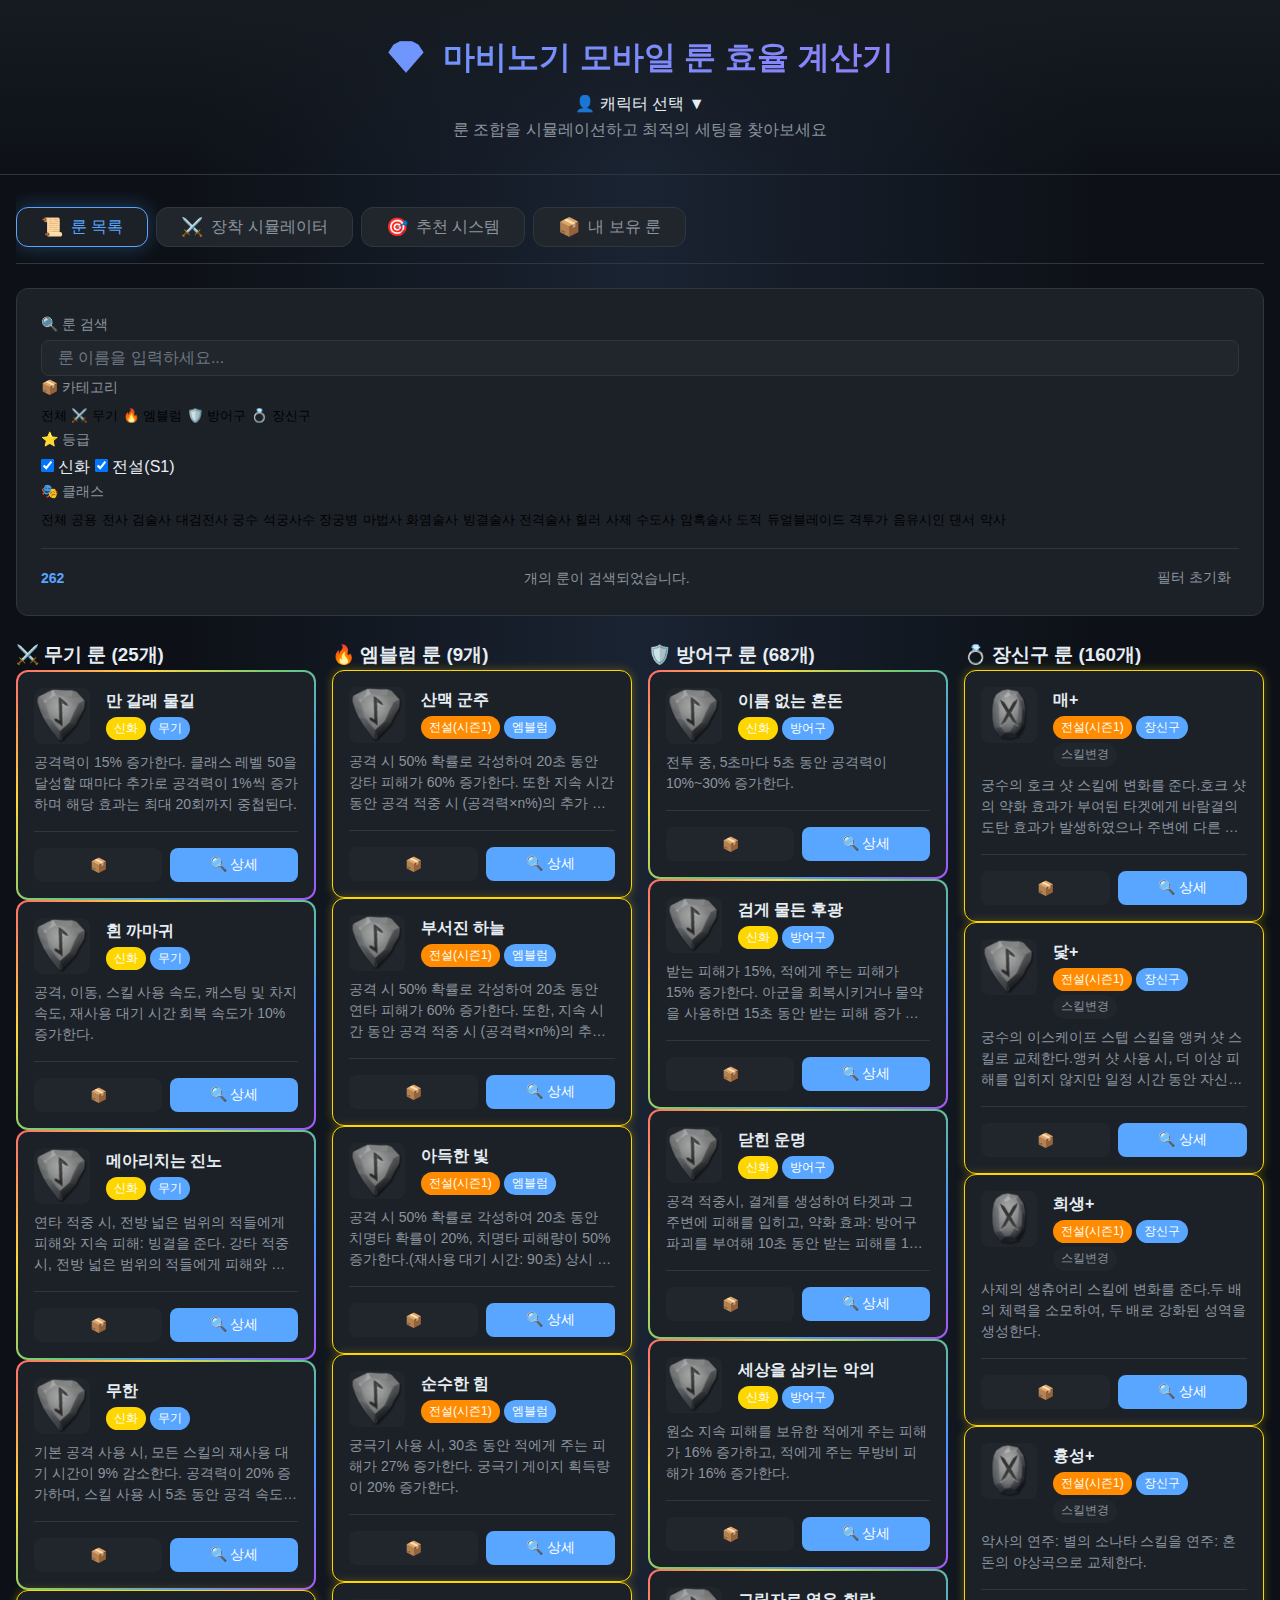
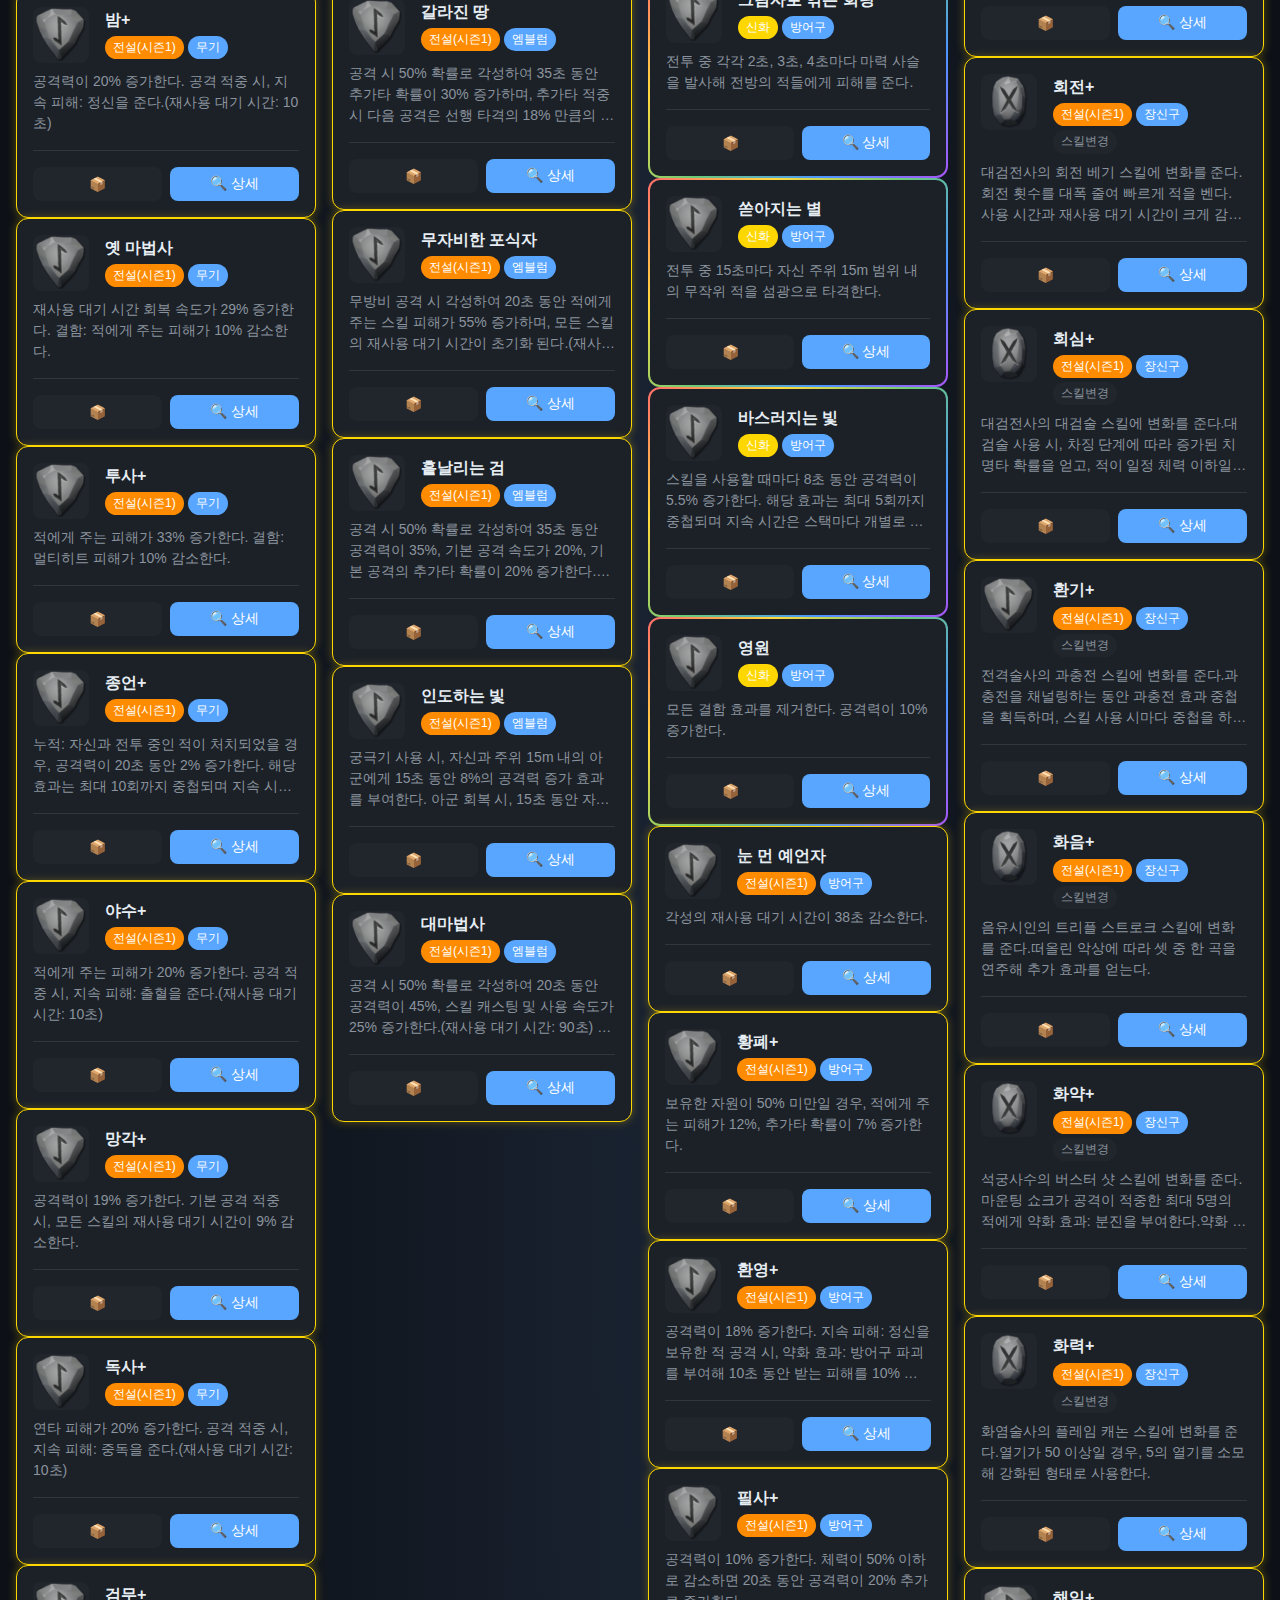
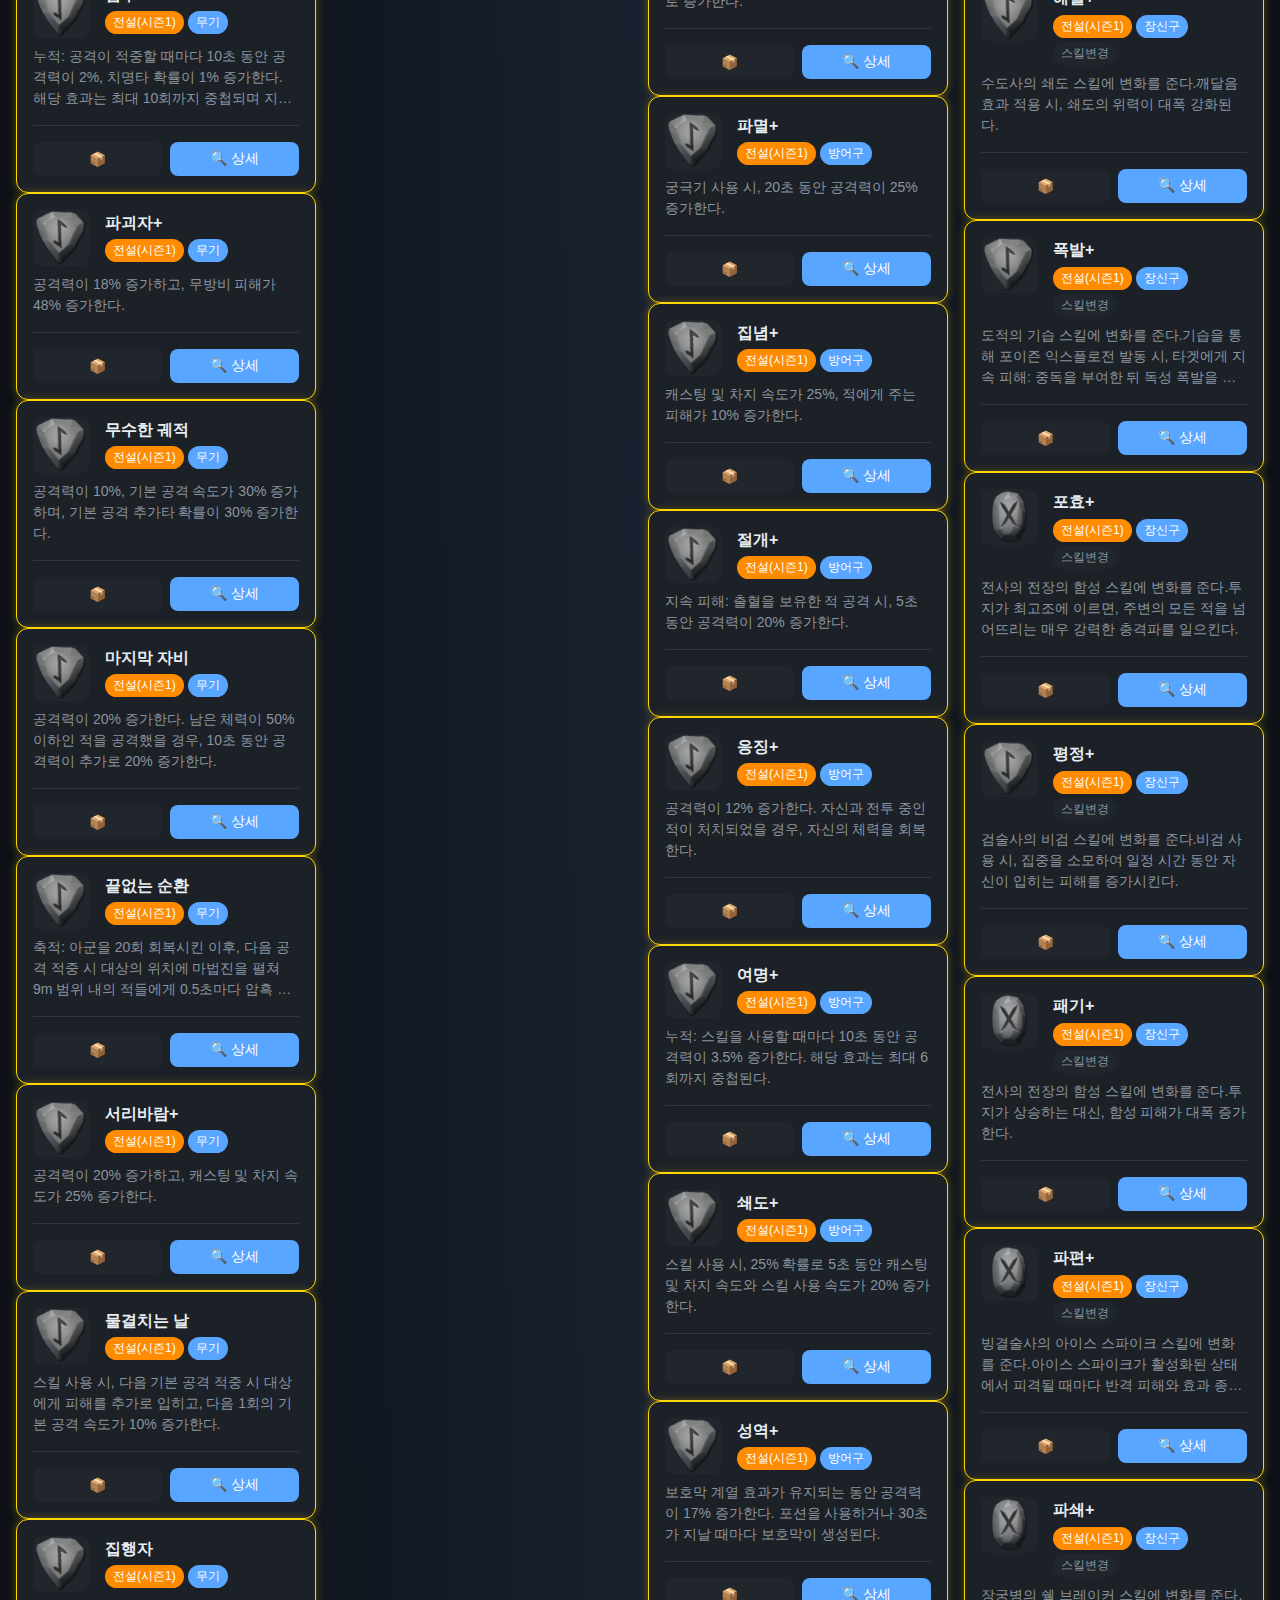
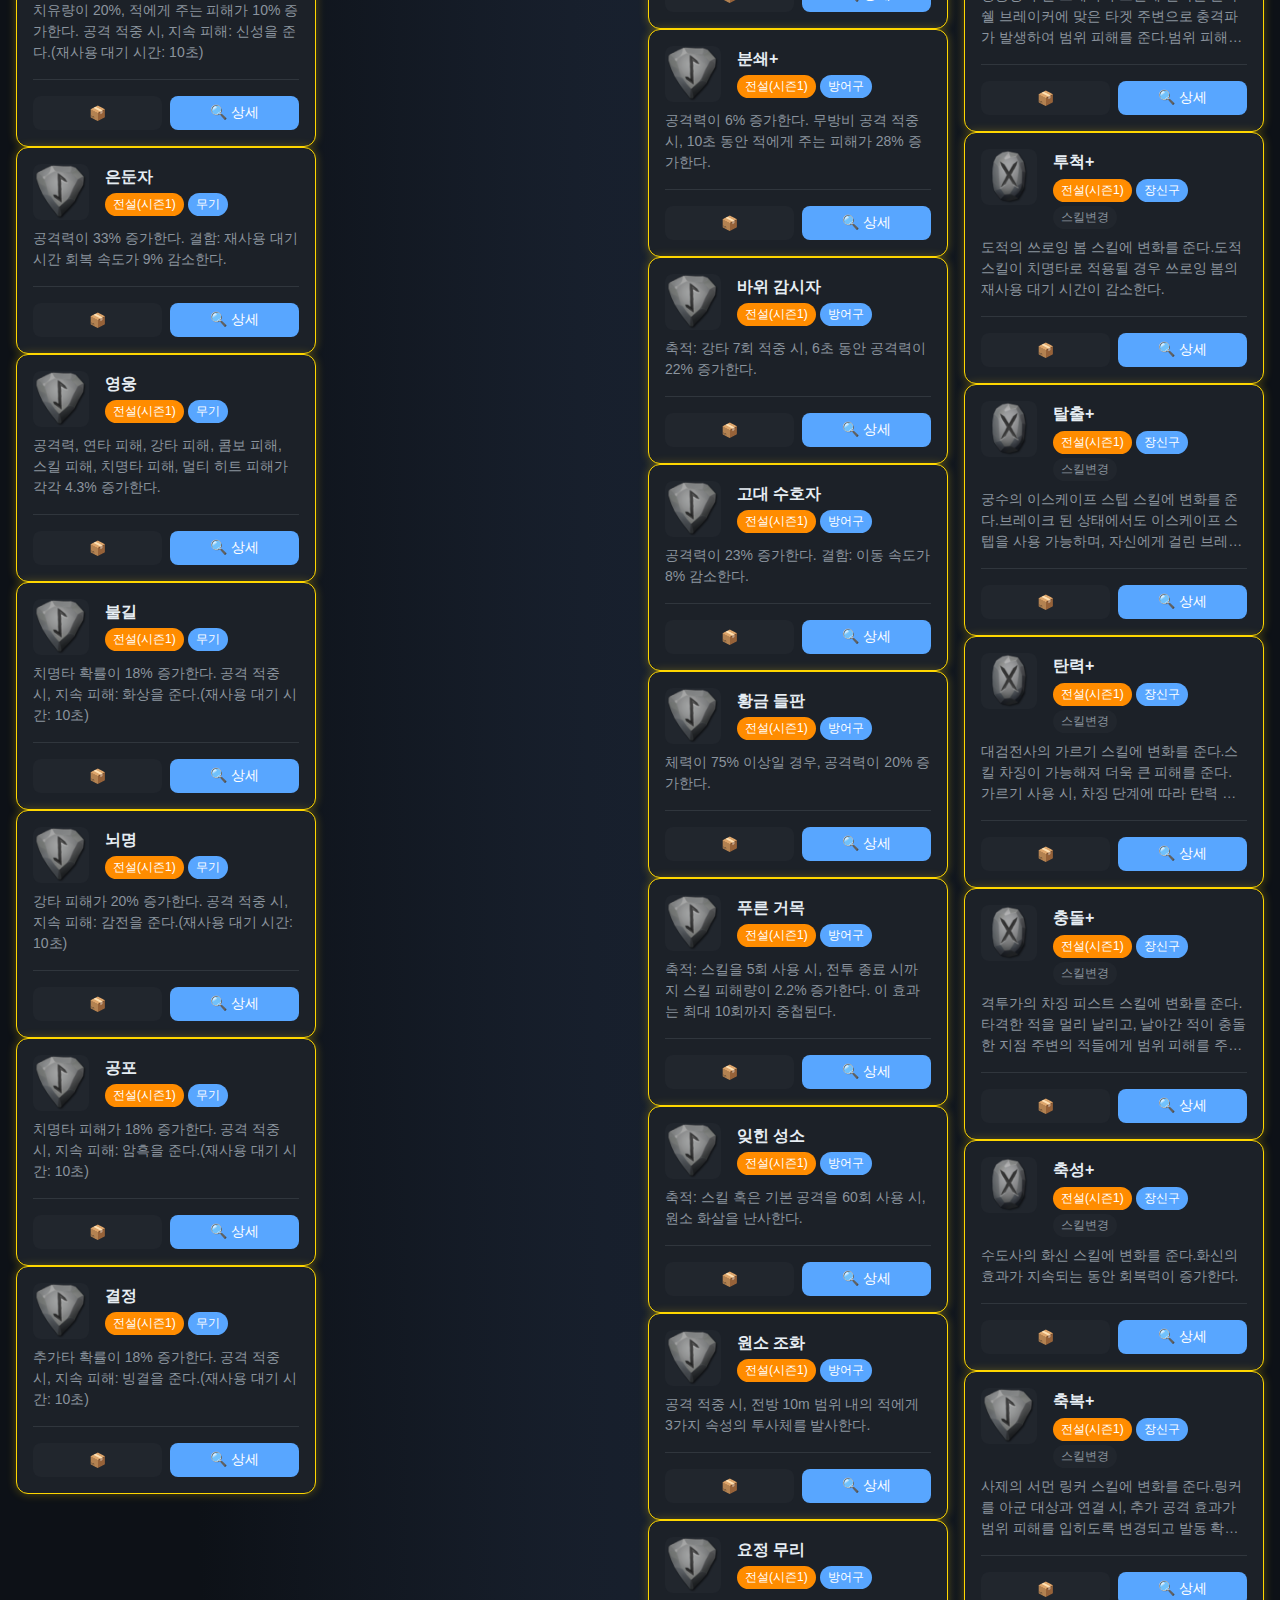
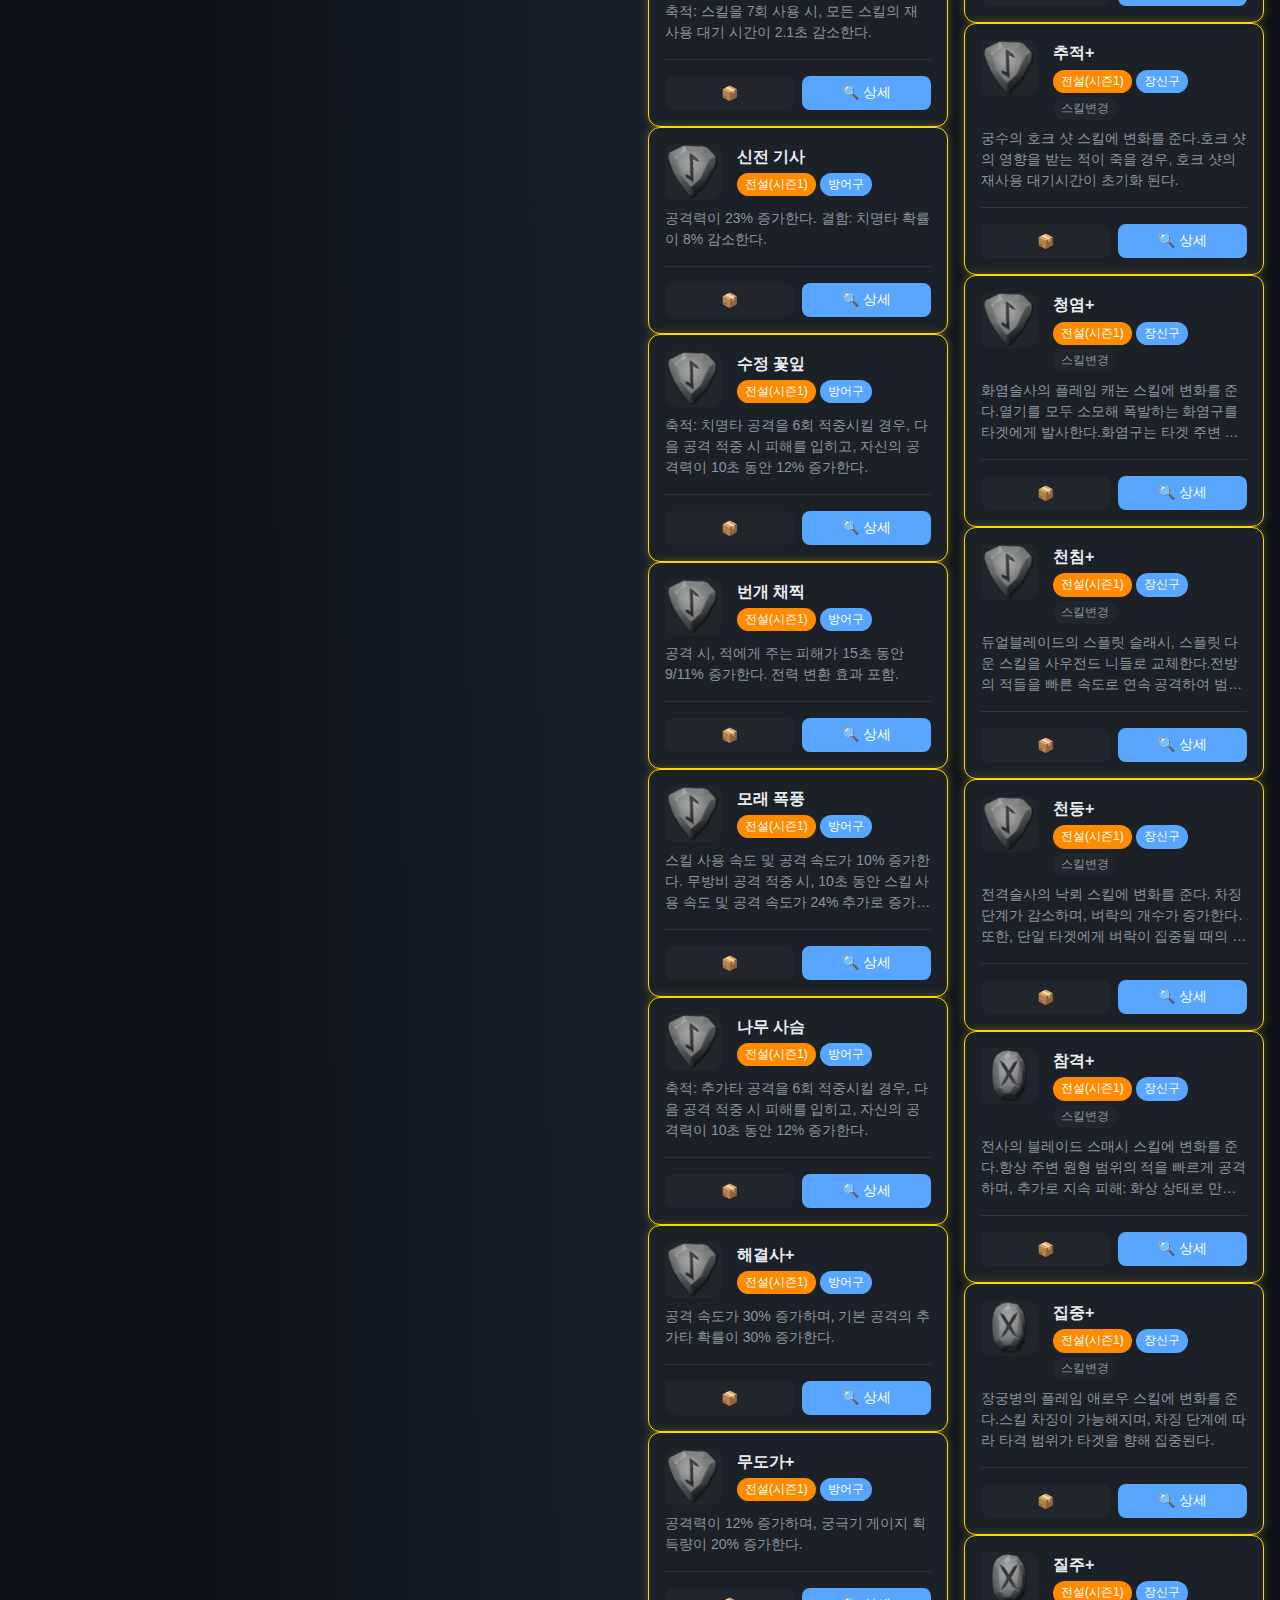
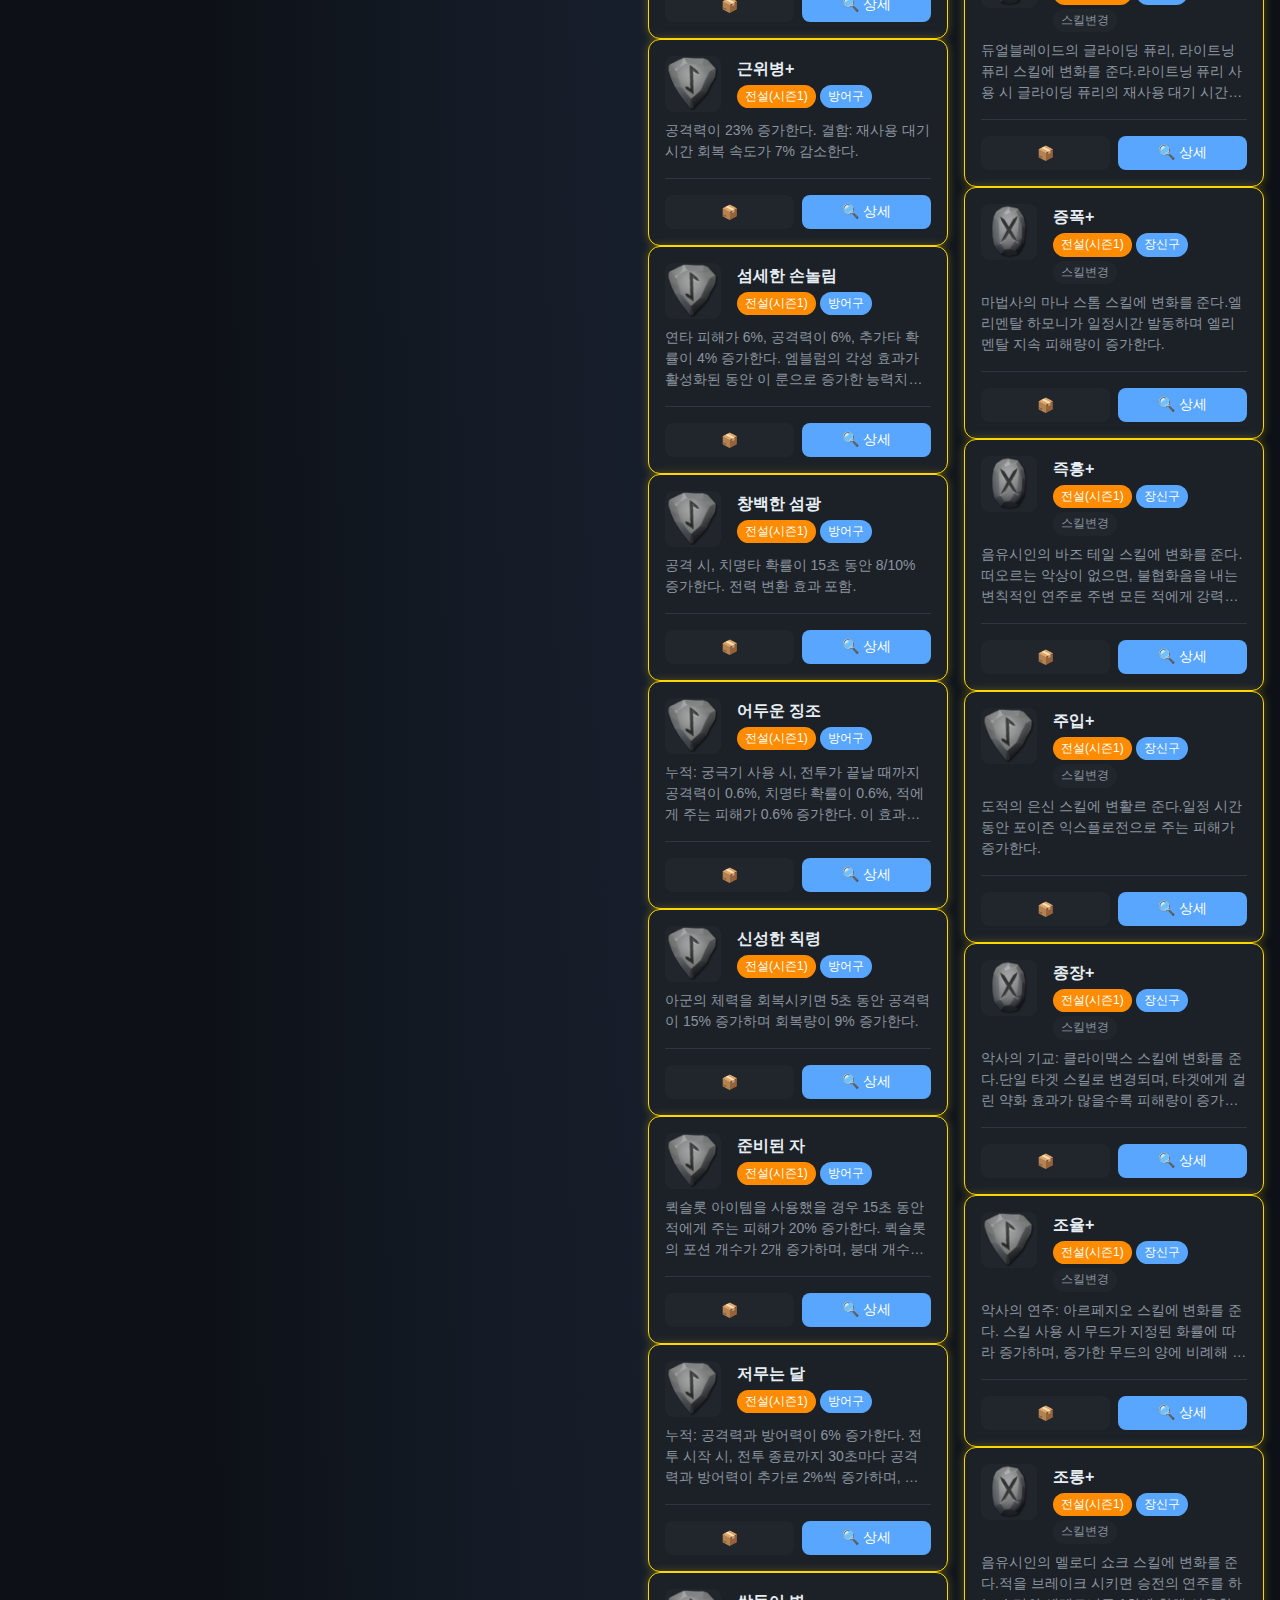
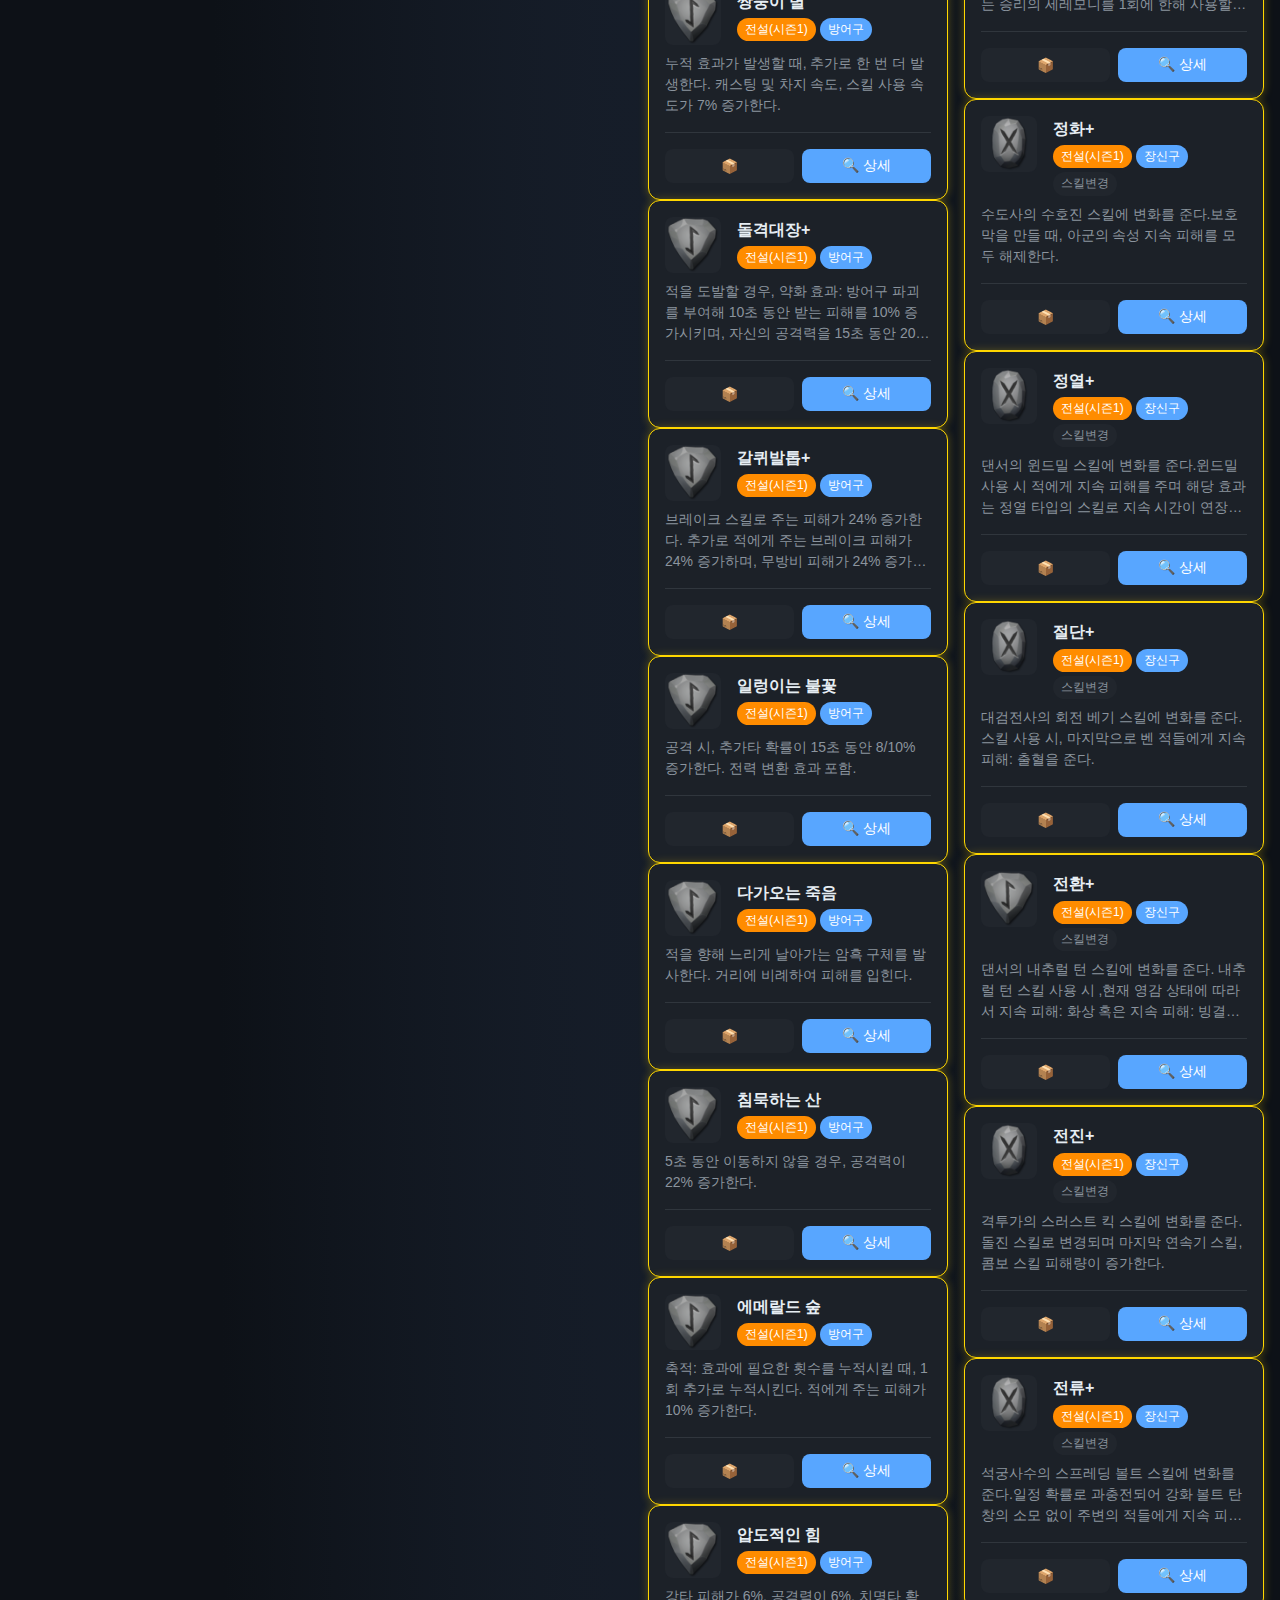
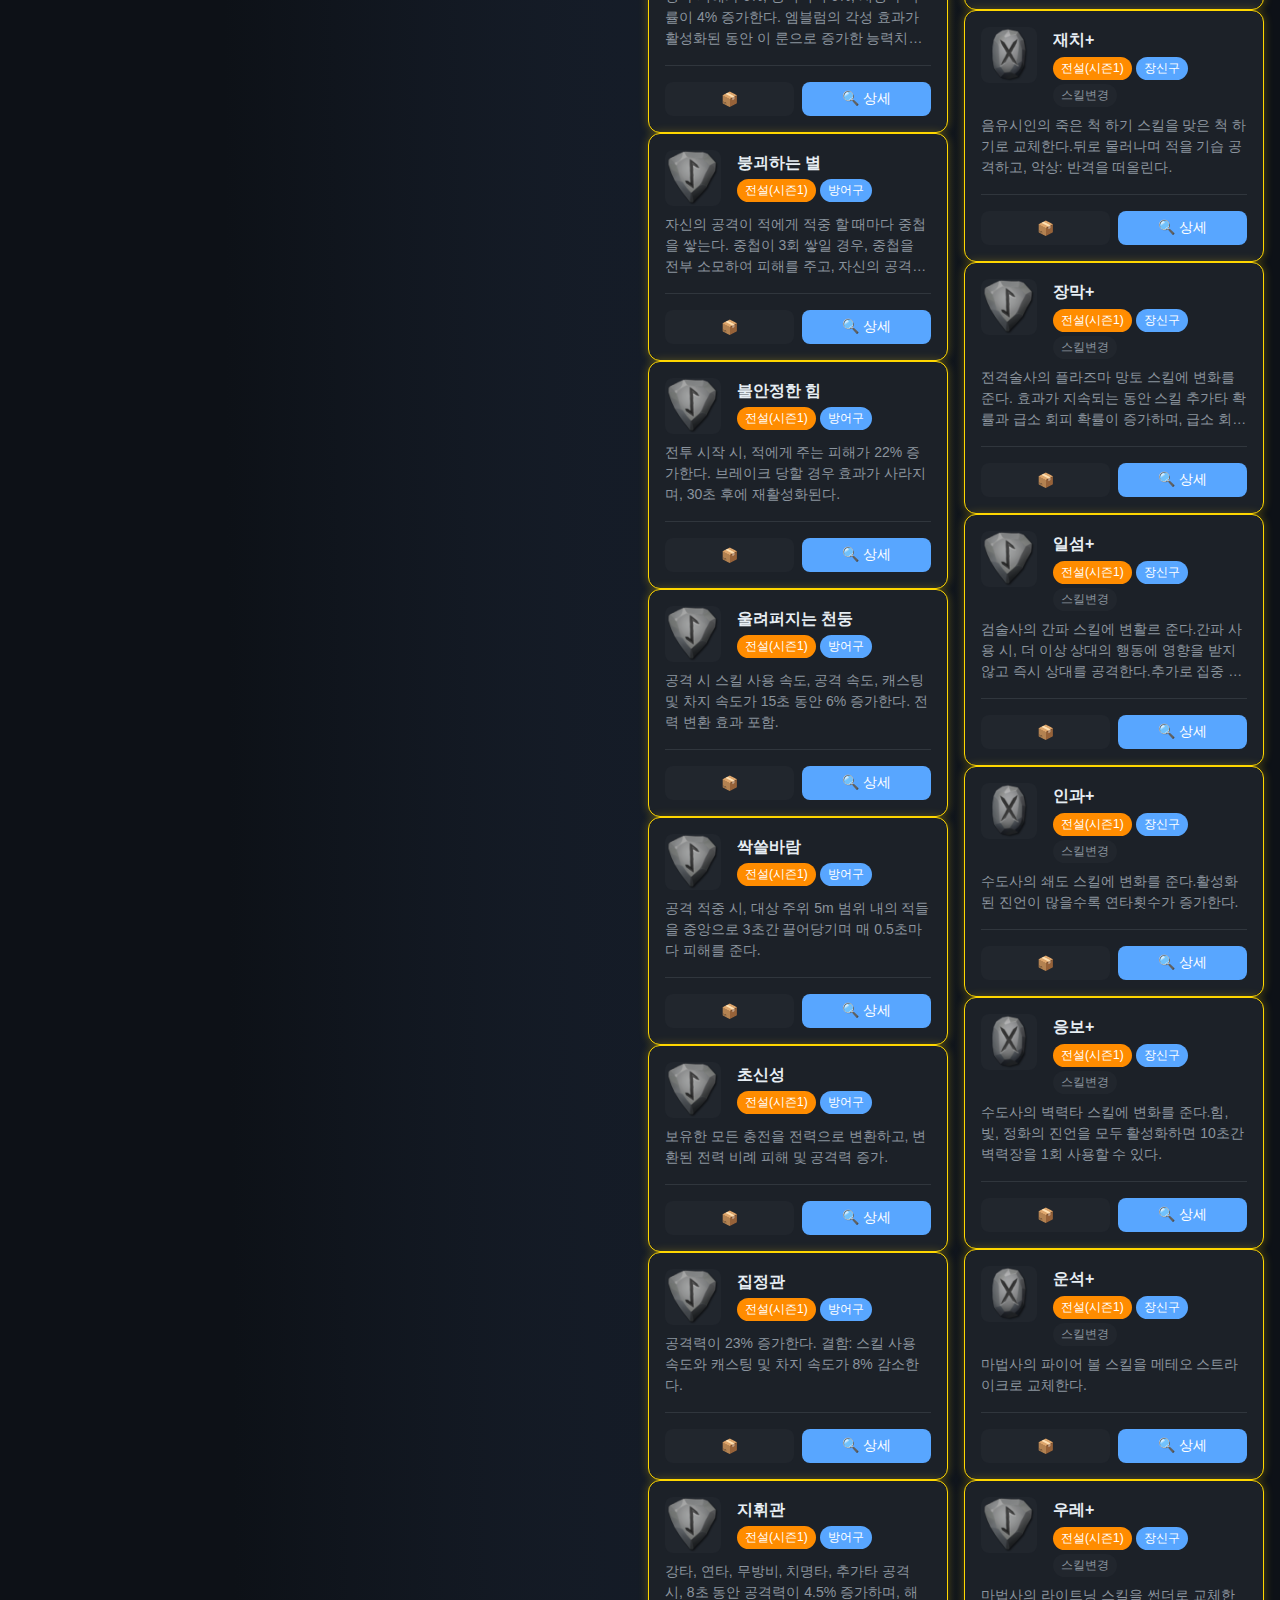
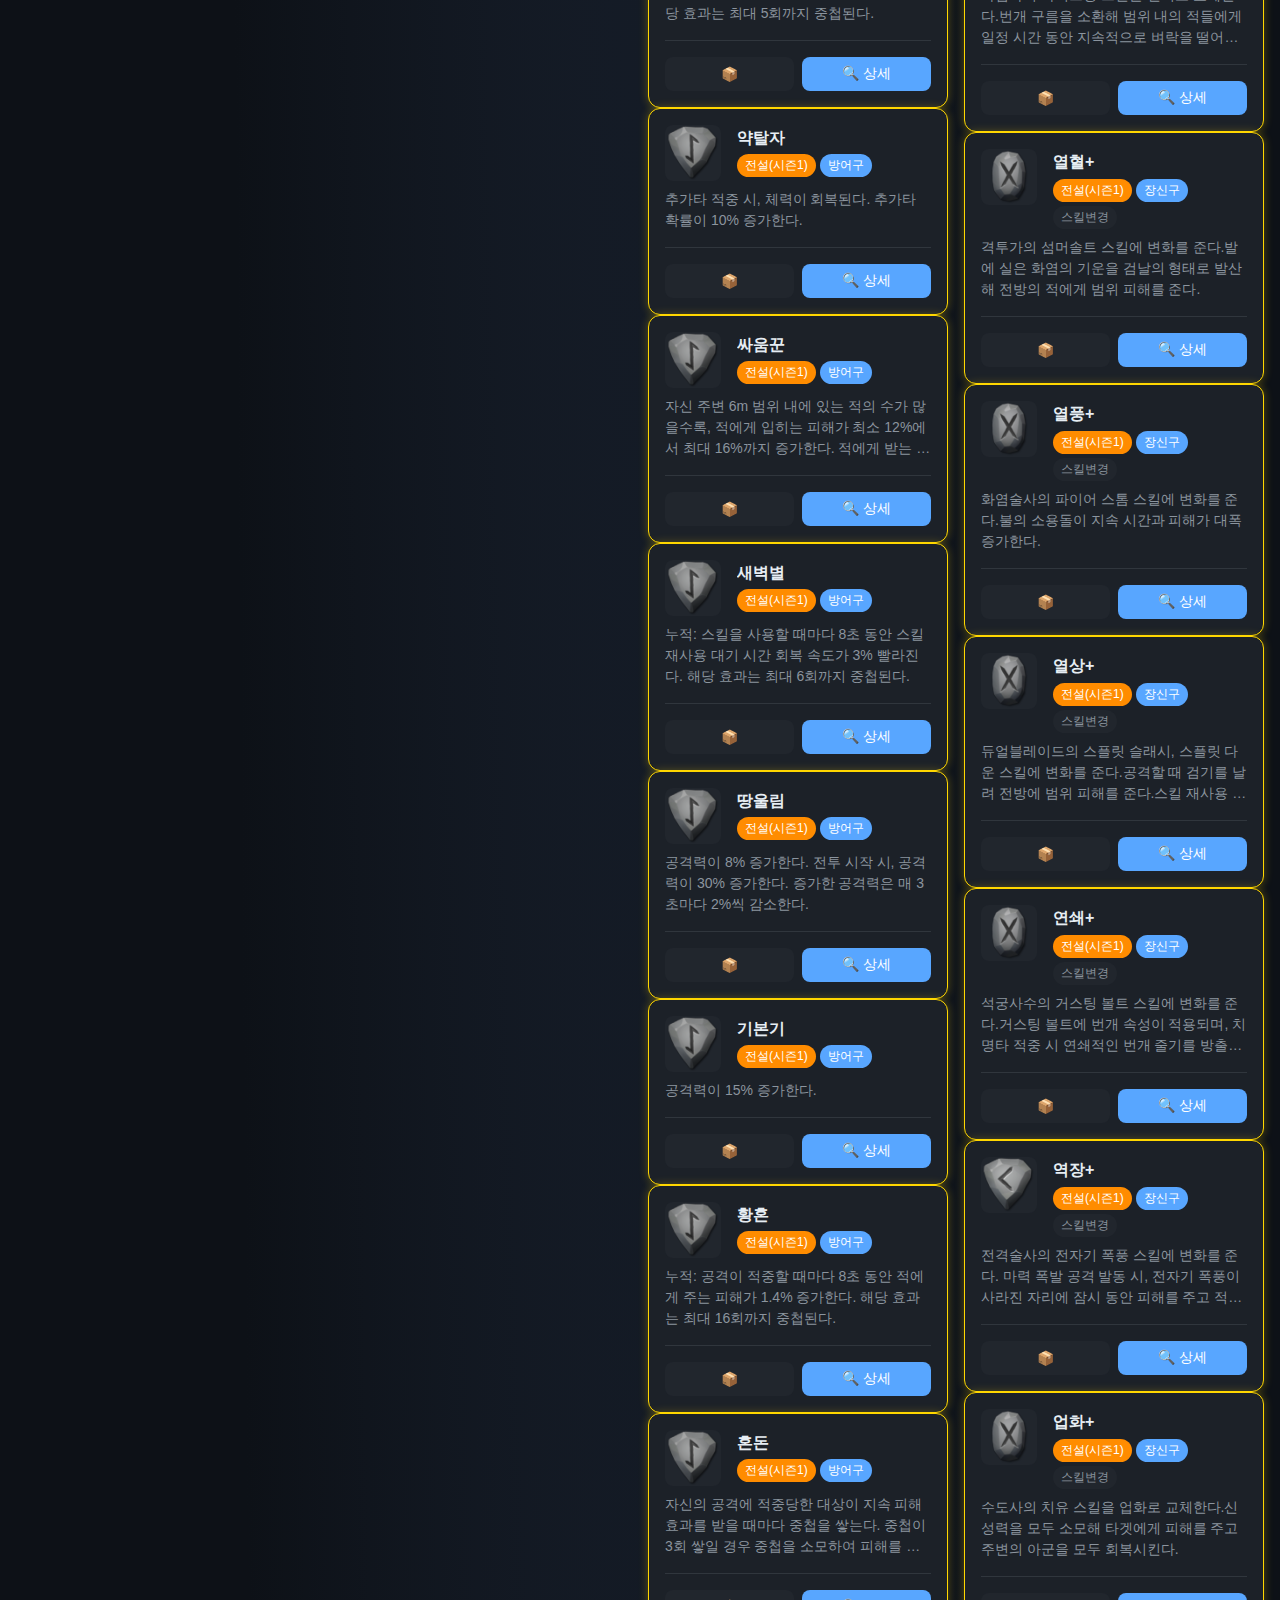
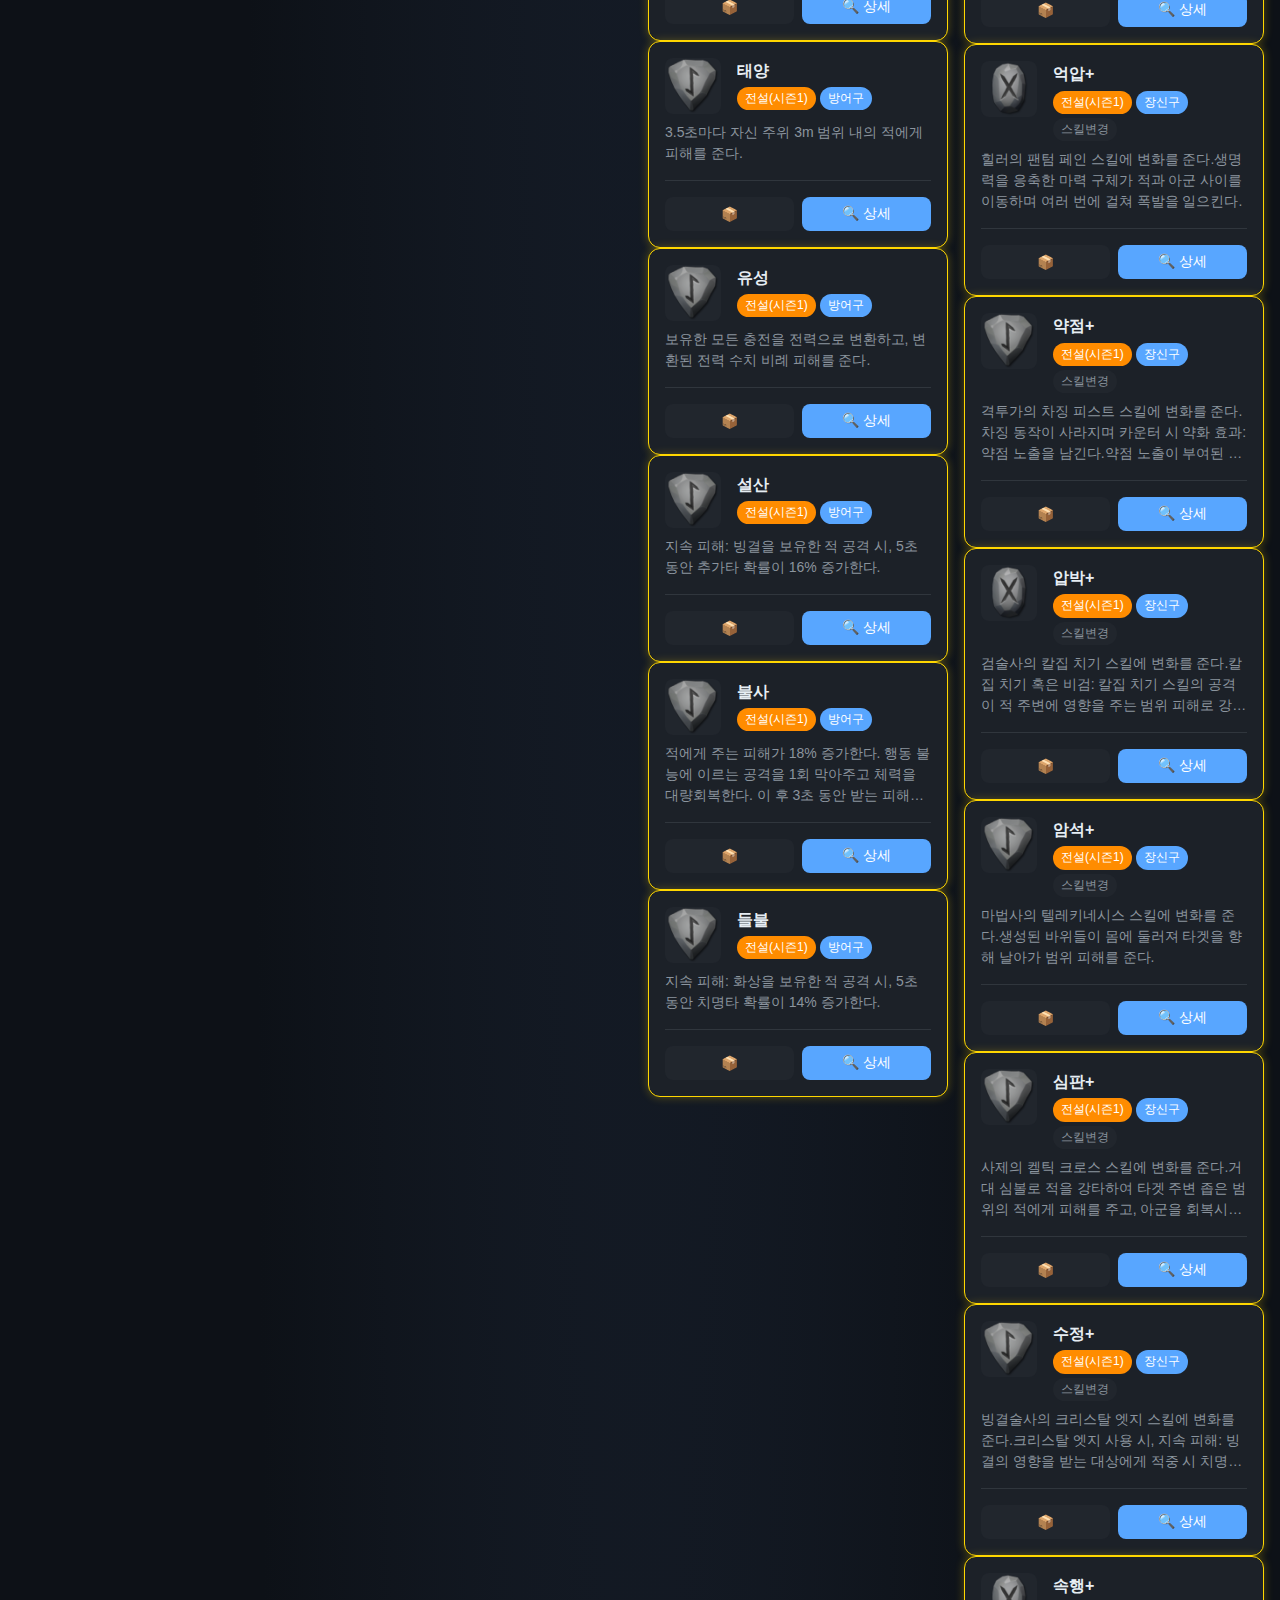
<file: index.html>
<!DOCTYPE html>
<html lang="ko">
<!--
/**
 * ============================================
 * 마비노기 모바일 룬 효율 계산기
 * ============================================
 * @file        index.html
 * @description 마비노기 모바일 게임의 룬 효율을 계산하고 최적의 룬 조합을 추천하는 도구
 * @author      Dalkong Project
 * @created     2025-12-10
 * @modified    2025-12-12
 * @version     1.0.0
 * 
 * @changelog
 * - v1.3.0 (2025-12-11): script defer 방식으로 변경
 *   - 스크립트를 head 섹션으로 이동
 *   - defer 속성으로 병렬 다운로드 및 순서 보장
 * - v1.2.0 (2025-12-11): 캐릭터 프로필 관리 시스템 추가
 *   - 여러 캐릭터의 스탯/룬/옵션 저장 및 관리
 *   - 모듈 분할 구조 적용
 * - v1.1.0 (2025-12-11): 데이터 영속화 기능 추가
 * 
 * @architecture
 * - 모듈화된 JavaScript 구조
 * - 외부 의존성: 없음 (순수 Vanilla JS)
 * - 데이터 소스: runes-*.json (외부 JSON 파일)
 * - 저장소: LocalStorage (즐겨찾기, 설정, 캐릭터 프로필)
 * 
 * @structure
 * 1. HTML 섹션: 페이지 레이아웃 및 UI 컴포넌트
 * 2. CSS 섹션: 다크 테마 스타일링 및 반응형 디자인 (외부 파일)
 * 3. JavaScript 모듈:
 *    - constants/: 상수 정의
 *    - formulas/: 계산 공식
 *    - modules/: 유틸리티 모듈 (StorageManager, CharacterManager)
 *    - rune-calculator.js: 메인 애플리케이션
 * 
 * @features
 * - 룬 검색/필터링 (이름, 등급, 카테고리, 클래스)
 * - 룬 목록 카드형 표시
 * - 10개 슬롯 룬 장착 시뮬레이터
 * - 효과 수치 자동 파싱 및 합산
 * - 캐릭터 스텟 기반 최적 룬 추천
 * - 캐릭터 프로필 관리 (2025-12-11 추가)
 * - 즐겨찾기 기능 (LocalStorage)
 * - 반응형 디자인 (모바일 지원)
 */
-->

<head>
    <meta charset="UTF-8">
    <meta name="viewport" content="width=device-width, initial-scale=1.0">
    <title>마비노기 모바일 룬 효율 계산기</title>
    <link rel="stylesheet" href="rune-calculator.css">
    
    <!-- ============================================
         JavaScript 모듈 로드 (defer 방식)
         @updated 2025-12-11 - script defer 방식으로 변경
         ============================================
         defer 속성 장점:
         - HTML 파싱과 병렬로 스크립트 다운로드 (성능 향상)
         - HTML 파싱 완료 후 문서 순서대로 실행 (의존성 보장)
         - DOMContentLoaded 이벤트 전에 실행됨
         ============================================ -->
    
    <!-- 1. 상수 모듈 -->
    <script defer src="constants/class-stats.js"></script>
    <script defer src="constants/effect-weights.js"></script>
    <script defer src="constants/effect-types.js"></script>
    
    <!-- 2. 공식 모듈 -->
    <script defer src="formulas/shared-formulas.js"></script>
    <script defer src="formulas/stat-formulas.js"></script>
    <script defer src="formulas/efficiency-calculator.js"></script>
    
    <!-- 3. 유틸리티 모듈 -->
    <script defer src="modules/utils.js"></script>
    <script defer src="modules/storage-manager.js"></script>
    <script defer src="modules/ui-manager.js"></script>
    <script defer src="modules/data-loader.js"></script>
    
    <!-- 4. 효과 파싱/계산 모듈 -->
    <script defer src="modules/effect-parser.js"></script>
    <script defer src="modules/effect-calculator.js"></script>
    <script defer src="modules/recommendation.js"></script>
    
    <!-- 5. 메인 계산기 -->
    <script defer src="rune-calculator.js"></script>
    
    <!-- 6. 기능 모듈 (메인 후 로드) -->
    <script defer src="modules/character-manager.js"></script>
</head>

<body>
    <!-- ============================================
         1. 헤더 섹션 @updated 2025-12-11 전역 캐릭터 선택 추가
         ============================================ -->
    <header class="header">
        <div class="header__top">
            <h1 class="header__title">
                <span class="header__icon">💎</span>
                마비노기 모바일 룬 효율 계산기
            </h1>
            <!-- 전역 캐릭터 선택 영역 -->
            <div class="global-character-select" id="global-character-area">
                <div class="global-character-select__current" id="global-char-display">
                    <span class="global-character-select__icon">👤</span>
                    <span class="global-character-select__name" id="global-char-name">캐릭터 선택</span>
                    <span class="global-character-select__arrow">▼</span>
                </div>
                <div class="global-character-select__dropdown" id="global-char-dropdown" style="display:none;">
                    <div class="global-character-select__list" id="global-char-list">
                        <!-- 캐릭터 목록이 동적으로 생성됨 -->
                    </div>
                    <div class="global-character-select__actions">
                        <button class="btn btn--primary btn--sm" id="btn-global-new-char">
                            ➕ 새 캐릭터 추가
                        </button>
                    </div>
                </div>
            </div>
        </div>
        <p class="header__subtitle">룬 조합을 시뮬레이션하고 최적의 세팅을 찾아보세요</p>
    </header>

    <!-- ============================================
         2. 메인 컨테이너
         ============================================ -->
    <main class="main-container">
        <!-- ============================================
             2.1 탭 네비게이션
             ============================================ -->
        <nav class="tab-nav">
            <button class="tab-nav__btn tab-nav__btn--active" data-tab="rune-list">
                <span class="tab-nav__icon">📜</span>
                룬 목록
            </button>
            <button class="tab-nav__btn" data-tab="simulator">
                <span class="tab-nav__icon">⚔️</span>
                장착 시뮬레이터
            </button>
            <button class="tab-nav__btn" data-tab="recommend">
                <span class="tab-nav__icon">🎯</span>
                추천 시스템
            </button>
            <button class="tab-nav__btn" data-tab="equipment">
                <span class="tab-nav__icon">📦</span>
                내 보유 룬
            </button>
        </nav>

        <!-- ============================================
             2.2 탭 컨텐츠: 룬 목록
             ============================================ -->
        <section class="tab-content tab-content--active" id="tab-rune-list">
            <!-- 필터 영역 @updated 2025-12-12 각 필터를 별도 행으로 분리하여 가로 배치 -->
            <div class="filter-section">
                <!-- 행 1: 검색 입력 -->
                <div class="filter-section__row">
                    <div class="filter-group" style="flex: 1;">
                        <label class="filter-group__label">🔍 룬 검색</label>
                        <input type="text" id="search-input" class="filter-group__input" placeholder="룬 이름을 입력하세요...">
                    </div>
                </div>

                <!-- 행 2: 카테고리 필터 (버튼 그룹) @updated 2025-12-12 별도 행 분리 -->
                <div class="filter-section__row">
                    <div class="filter-group" style="flex: 1;">
                        <label class="filter-group__label">📦 카테고리</label>
                        <div class="filter-btn-group" id="filter-category" style="flex: 1;">
                            <button class="filter-btn active" data-value="all">전체</button>
                            <button class="filter-btn" data-value="01">⚔️ 무기</button>
                            <button class="filter-btn" data-value="04">🔥 엠블럼</button>
                            <button class="filter-btn" data-value="02">🛡️ 방어구</button>
                            <button class="filter-btn" data-value="03">💍 장신구</button>
                        </div>
                    </div>
                </div>

                <!-- 행 3: 등급 필터 (버튼 그룹) @updated 2025-12-12 별도 행 분리, S0/유니크 제거 -->
                <div class="filter-section__row">
                    <div class="filter-group" style="flex: 1;">
                        <label class="filter-group__label">⭐ 등급</label>
                        <div class="filter-checkbox-group" id="filter-grade" style="flex: 1;">
                            <label class="filter-checkbox">
                                <input type="checkbox" value="08_8" checked>
                                <span class="filter-checkbox__label">신화</span>
                            </label>
                            <label class="filter-checkbox">
                                <input type="checkbox" value="05_8" checked>
                                <span class="filter-checkbox__label">전설(S1)</span>
                            </label>
                        </div>
                    </div>
                </div>

                <!-- 행 4: 클래스 필터 (버튼 그룹) @updated 2025-12-12 별도 행 분리 -->
                <div class="filter-section__row">
                    <div class="filter-group filter-group--class" style="flex: 1;">
                        <label class="filter-group__label">🎭 클래스</label>
                        <div class="filter-btn-group filter-btn-group--wrap" id="filter-class" style="flex: 1;">
                            <button class="filter-btn active" data-value="all">전체</button>
                            <button class="filter-btn" data-value="00">공용</button>
                            <button class="filter-btn" data-value="01">전사</button>
                            <button class="filter-btn" data-value="02">검술사</button>
                            <button class="filter-btn" data-value="03">대검전사</button>
                            <button class="filter-btn" data-value="04">궁수</button>
                            <button class="filter-btn" data-value="05">석궁사수</button>
                            <button class="filter-btn" data-value="06">장궁병</button>
                            <button class="filter-btn" data-value="07">마법사</button>
                            <button class="filter-btn" data-value="08">화염술사</button>
                            <button class="filter-btn" data-value="09">빙결술사</button>
                            <button class="filter-btn" data-value="20">전격술사</button>
                            <button class="filter-btn" data-value="10">힐러</button>
                            <button class="filter-btn" data-value="11">사제</button>
                            <button class="filter-btn" data-value="12">수도사</button>
                            <button class="filter-btn" data-value="19">암흑술사</button>
                            <button class="filter-btn" data-value="16">도적</button>
                            <button class="filter-btn" data-value="18">듀얼블레이드</button>
                            <button class="filter-btn" data-value="17">격투가</button>
                            <button class="filter-btn" data-value="13">음유시인</button>
                            <button class="filter-btn" data-value="14">댄서</button>
                            <button class="filter-btn" data-value="15">악사</button>
                        </div>
                    </div>
                </div>

                <!-- 필터 결과 요약 -->
                <div class="filter-summary">
                    <span id="filter-result-count">0</span>개의 룬이 검색되었습니다.
                    <button id="btn-reset-filter" class="btn btn--small btn--ghost">필터 초기화</button>
                </div>

                <!-- 보유 룬 안내 (전역 캐릭터 사용) @updated 2025-12-11 -->
                <div class="owned-rune-hint" id="owned-rune-hint" style="display:none;">
                    <span class="owned-rune-hint__text">
                        📦 버튼을 눌러 선택된 캐릭터의 보유 룬에 추가하세요
                    </span>
                </div>
            </div>

            <!-- 룬 목록 그리드 -->
            <div class="rune-grid" id="rune-grid">
                <!-- 룬 카드들이 동적으로 생성됨 -->
                <div class="loading-indicator">
                    <div class="loading-indicator__spinner"></div>
                    <p>룬 데이터를 불러오는 중...</p>
                </div>
            </div>

            <!-- 페이지네이션 -->
            <div class="pagination" id="pagination">
                <!-- 페이지 버튼들이 동적으로 생성됨 -->
            </div>
        </section>

        <!-- ============================================
             2.3 탭 컨텐츠: 장착 시뮬레이터
             ============================================ -->
        <section class="tab-content" id="tab-simulator">
            <div class="simulator-container">
                <!-- 왼쪽: 룬 슬롯 영역 -->
                <div class="simulator-slots">
                    <h2 class="section-title">🎮 룬 장착 슬롯</h2>
                    <p class="section-desc">각 슬롯을 클릭하여 룬을 장착하세요 (총 10개 슬롯)</p>

                    <!-- 무기 룬 슬롯 -->
                    <div class="slot-group">
                        <h3 class="slot-group__title">
                            <span class="slot-group__icon">⚔️</span>
                            무기 룬 (1개)
                        </h3>
                        <div class="slot-group__slots">
                            <div class="rune-slot" data-slot="weapon-1" data-category="01">
                                <div class="rune-slot__empty">
                                    <span class="rune-slot__plus">+</span>
                                    <span class="rune-slot__label">무기</span>
                                </div>
                            </div>
                        </div>
                    </div>

                    <!-- 엠블럼 룬 슬롯 -->
                    <!-- @updated 2025-12-10 - 카테고리 코드 수정 (04: 엠블럼) -->
                    <div class="slot-group">
                        <h3 class="slot-group__title">
                            <span class="slot-group__icon">🏅</span>
                            엠블럼 룬 (1개)
                        </h3>
                        <div class="slot-group__slots">
                            <div class="rune-slot" data-slot="emblem-1" data-category="04">
                                <div class="rune-slot__empty">
                                    <span class="rune-slot__plus">+</span>
                                    <span class="rune-slot__label">엠블럼</span>
                                </div>
                            </div>
                        </div>
                    </div>

                    <!-- 방어구 룬 슬롯 @updated 2025-12-11 순서 변경 -->
                    <div class="slot-group">
                        <h3 class="slot-group__title">
                            <span class="slot-group__icon">🛡️</span>
                            방어구 룬 (5개)
                        </h3>
                        <div class="slot-group__slots">
                            <div class="rune-slot" data-slot="armor-1" data-category="02">
                                <div class="rune-slot__empty">
                                    <span class="rune-slot__plus">+</span>
                                    <span class="rune-slot__label">방어구 1</span>
                                </div>
                            </div>
                            <div class="rune-slot" data-slot="armor-2" data-category="02">
                                <div class="rune-slot__empty">
                                    <span class="rune-slot__plus">+</span>
                                    <span class="rune-slot__label">방어구 2</span>
                                </div>
                            </div>
                            <div class="rune-slot" data-slot="armor-3" data-category="02">
                                <div class="rune-slot__empty">
                                    <span class="rune-slot__plus">+</span>
                                    <span class="rune-slot__label">방어구 3</span>
                                </div>
                            </div>
                            <div class="rune-slot" data-slot="armor-4" data-category="02">
                                <div class="rune-slot__empty">
                                    <span class="rune-slot__plus">+</span>
                                    <span class="rune-slot__label">방어구 4</span>
                                </div>
                            </div>
                            <div class="rune-slot" data-slot="armor-5" data-category="02">
                                <div class="rune-slot__empty">
                                    <span class="rune-slot__plus">+</span>
                                    <span class="rune-slot__label">방어구 5</span>
                                </div>
                            </div>
                        </div>
                    </div>

                    <!-- 장신구 룬 슬롯 -->
                    <div class="slot-group">
                        <h3 class="slot-group__title">
                            <span class="slot-group__icon">💍</span>
                            장신구 룬 (3개)
                        </h3>
                        <div class="slot-group__slots">
                            <div class="rune-slot" data-slot="accessory-1" data-category="03">
                                <div class="rune-slot__empty">
                                    <span class="rune-slot__plus">+</span>
                                    <span class="rune-slot__label">장신구 1</span>
                                </div>
                            </div>
                            <div class="rune-slot" data-slot="accessory-2" data-category="03">
                                <div class="rune-slot__empty">
                                    <span class="rune-slot__plus">+</span>
                                    <span class="rune-slot__label">장신구 2</span>
                                </div>
                            </div>
                            <div class="rune-slot" data-slot="accessory-3" data-category="03">
                                <div class="rune-slot__empty">
                                    <span class="rune-slot__plus">+</span>
                                    <span class="rune-slot__label">장신구 3</span>
                                </div>
                            </div>
                        </div>
                    </div>

                    <!-- 슬롯 관리 버튼 -->
                    <div class="slot-actions">
                        <button id="btn-clear-all-slots" class="btn btn--danger">
                            🗑️ 전체 초기화
                        </button>
                        <button id="btn-save-preset" class="btn btn--primary">
                            💾 프리셋 저장
                        </button>
                        <button id="btn-load-preset" class="btn btn--secondary">
                            📂 프리셋 불러오기
                        </button>
                    </div>
                </div>

                <!-- 오른쪽: 효과 합산 영역 -->
                <div class="simulator-result">
                    <h2 class="section-title">📊 총 효과 합산</h2>
                    <p class="section-desc">장착된 룬의 효과를 자동으로 계산합니다</p>

                    <!-- 강화 단계 일괄 적용 @updated 2025-12-10 -->
                    <div class="enhance-selector">
                        <label class="enhance-selector__label">강화 일괄 적용:</label>
                        <div class="enhance-selector__options">
                            <label class="enhance-option">
                                <input type="radio" name="enhance-level" value="0">
                                <span>+0</span>
                            </label>
                            <label class="enhance-option">
                                <input type="radio" name="enhance-level" value="10">
                                <span>+10</span>
                            </label>
                            <label class="enhance-option">
                                <input type="radio" name="enhance-level" value="15">
                                <span>+15</span>
                            </label>
                        </div>
                        <span class="enhance-selector__hint">(각 룬 개별 설정 가능)</span>
                    </div>

                    <!-- 효과 합산 결과 -->
                    <div class="effect-summary" id="effect-summary">
                        <div class="effect-category">
                            <h4 class="effect-category__title">🗡️ 공격 관련</h4>
                            <div class="effect-list" id="effect-list-attack">
                                <p class="effect-empty">장착된 룬이 없습니다</p>
                            </div>
                        </div>
                        <div class="effect-category">
                            <h4 class="effect-category__title">🛡️ 방어 관련</h4>
                            <div class="effect-list" id="effect-list-defense">
                                <p class="effect-empty">장착된 룬이 없습니다</p>
                            </div>
                        </div>
                        <div class="effect-category">
                            <h4 class="effect-category__title">⚡ 기타 효과</h4>
                            <div class="effect-list" id="effect-list-misc">
                                <p class="effect-empty">장착된 룬이 없습니다</p>
                            </div>
                        </div>
                    </div>

                    <!-- 장착된 룬 목록 -->
                    <div class="equipped-runes">
                        <h4 class="equipped-runes__title">📋 장착된 룬 목록</h4>
                        <div class="equipped-runes__list" id="equipped-runes-list">
                            <p class="effect-empty">장착된 룬이 없습니다</p>
                        </div>
                    </div>
                </div>
            </div>
        </section>

        <!-- ============================================
             2.4 탭 컨텐츠: 추천 시스템
             ============================================ -->
        <section class="tab-content" id="tab-recommend">
            <div class="recommend-container">
                <!-- 캐릭터 스텟 입력 @updated 2025-12-12 프로필 관리 섹션 제거 -->
                <div class="stat-input-section">
                    <h2 class="section-title">📊 캐릭터 스텟 입력</h2>
                    <p class="section-desc">현재 캐릭터의 스텟을 입력하면 최적의 룬을 추천해드립니다</p>

                    <!-- 5대 기본 스텟 -->
                    <div class="stat-group">
                        <h3 class="stat-group__title">5대 기본 스텟</h3>
                        <div class="stat-group__grid stat-group__grid--5col">
                            <div class="stat-input">
                                <label class="stat-input__label stat-input__label--str">힘</label>
                                <input type="number" id="stat-str" class="stat-input__field" placeholder="0" min="0">
                            </div>
                            <div class="stat-input">
                                <label class="stat-input__label stat-input__label--dex">솜씨</label>
                                <input type="number" id="stat-dex" class="stat-input__field" placeholder="0" min="0">
                            </div>
                            <div class="stat-input">
                                <label class="stat-input__label stat-input__label--int">지력</label>
                                <input type="number" id="stat-int" class="stat-input__field" placeholder="0" min="0">
                            </div>
                            <div class="stat-input">
                                <label class="stat-input__label stat-input__label--wil">의지</label>
                                <input type="number" id="stat-wil" class="stat-input__field" placeholder="0" min="0">
                            </div>
                            <div class="stat-input">
                                <label class="stat-input__label stat-input__label--luk">행운</label>
                                <input type="number" id="stat-luk" class="stat-input__field" placeholder="0" min="0">
                            </div>
                        </div>
                    </div>

                    <!-- 주요 스텟 -->
                    <div class="stat-group">
                        <h3 class="stat-group__title">주요 스텟</h3>
                        <div class="stat-group__grid stat-group__grid--2col">
                            <div class="stat-input">
                                <label class="stat-input__label">⚔️ 공격력</label>
                                <input type="number" id="stat-atk" class="stat-input__field" placeholder="0" min="0">
                            </div>
                            <div class="stat-input">
                                <label class="stat-input__label">🛡️ 방어력</label>
                                <input type="number" id="stat-def" class="stat-input__field" placeholder="0" min="0">
                            </div>
                        </div>
                    </div>

                    <!-- 세부 스텟 -->
                    <div class="stat-group">
                        <h3 class="stat-group__title">세부 스텟 (선택)</h3>
                        <div class="stat-group__grid stat-group__grid--4col">
                            <div class="stat-input">
                                <label class="stat-input__label">브레이크</label>
                                <input type="number" id="stat-break" class="stat-input__field" placeholder="0" min="0">
                            </div>
                            <div class="stat-input">
                                <label class="stat-input__label">강타 강화</label>
                                <input type="number" id="stat-smash" class="stat-input__field" placeholder="0" min="0">
                            </div>
                            <div class="stat-input">
                                <label class="stat-input__label">콤보 강화</label>
                                <input type="number" id="stat-combo" class="stat-input__field" placeholder="0" min="0">
                            </div>
                            <div class="stat-input">
                                <label class="stat-input__label">스킬 위력</label>
                                <input type="number" id="stat-skill" class="stat-input__field" placeholder="0" min="0">
                            </div>
                            <div class="stat-input">
                                <label class="stat-input__label">광역 강화</label>
                                <input type="number" id="stat-aoe" class="stat-input__field" placeholder="0" min="0">
                            </div>
                            <div class="stat-input">
                                <label class="stat-input__label">회복력</label>
                                <input type="number" id="stat-heal" class="stat-input__field" placeholder="0" min="0">
                            </div>
                            <div class="stat-input">
                                <label class="stat-input__label">급소 회피</label>
                                <input type="number" id="stat-evade" class="stat-input__field" placeholder="0" min="0">
                            </div>
                            <div class="stat-input">
                                <label class="stat-input__label">추가타</label>
                                <input type="number" id="stat-extra" class="stat-input__field" placeholder="0" min="0">
                            </div>
                            <div class="stat-input">
                                <label class="stat-input__label">피해 감소</label>
                                <input type="number" id="stat-dmgred" class="stat-input__field" placeholder="0" min="0">
                            </div>
                            <div class="stat-input">
                                <label class="stat-input__label">빠른 공격</label>
                                <input type="number" id="stat-atkspd" class="stat-input__field" placeholder="0" min="0">
                            </div>
                            <div class="stat-input">
                                <label class="stat-input__label">연타 강화</label>
                                <input type="number" id="stat-chain" class="stat-input__field" placeholder="0" min="0">
                            </div>
                            <div class="stat-input">
                                <label class="stat-input__label">빠른 스킬</label>
                                <input type="number" id="stat-skillspd" class="stat-input__field" placeholder="0" min="0">
                            </div>
                            <div class="stat-input">
                                <label class="stat-input__label">추가 체력</label>
                                <input type="number" id="stat-hp" class="stat-input__field" placeholder="0" min="0">
                            </div>
                            <div class="stat-input">
                                <label class="stat-input__label">궁극기</label>
                                <input type="number" id="stat-ult" class="stat-input__field" placeholder="0" min="0">
                            </div>
                            <div class="stat-input">
                                <label class="stat-input__label">치명타</label>
                                <input type="number" id="stat-crit" class="stat-input__field" placeholder="0" min="0">
                            </div>
                        </div>
                    </div>

                    <!-- 추천 옵션 -->
                    <div class="recommend-options">
                        <h3 class="stat-group__title">추천 옵션</h3>
                        <div class="recommend-options__grid">
                            <div class="option-group">
                                <label class="option-group__label">역할군</label>
                                <select id="recommend-role" class="filter-group__select">
                                    <option value="dealer">딜러 (공격 중심)</option>
                                    <option value="tank">탱커 (방어 중심)</option>
                                    <option value="healer">힐러 (회복 중심)</option>
                                    <option value="balanced">밸런스형</option>
                                </select>
                            </div>
                            <div class="option-group">
                                <label class="option-group__label">클래스</label>
                                <select id="recommend-class" class="filter-group__select">
                                    <option value="00">전체 클래스 룬만</option>
                                    <optgroup label="전사 계열">
                                        <option value="01">전사</option>
                                        <option value="02">검술사</option>
                                        <option value="03">대검전사</option>
                                    </optgroup>
                                    <optgroup label="궁수 계열">
                                        <option value="04">궁수</option>
                                        <option value="05">석궁사수</option>
                                        <option value="06">장궁병</option>
                                    </optgroup>
                                    <optgroup label="힐러 계열">
                                        <option value="10">힐러</option>
                                        <option value="11">사제</option>
                                        <option value="12">수도사</option>
                                        <option value="19">암흑술사</option>
                                    </optgroup>
                                    <optgroup label="마법사 계열">
                                        <option value="07">마법사</option>
                                        <option value="08">화염술사</option>
                                        <option value="09">빙결술사</option>
                                        <option value="20">전격술사</option>
                                    </optgroup>
                                    <optgroup label="도적 계열">
                                        <option value="16">도적</option>
                                        <option value="18">듀얼블레이드</option>
                                        <option value="17">격투가</option>
                                    </optgroup>
                                    <optgroup label="음유시인 계열">
                                        <option value="13">음유시인</option>
                                        <option value="14">댄서</option>
                                        <option value="15">악사</option>
                                    </optgroup>
                                </select>
                            </div>
                            <!-- @updated 2025-12-10 - 새로운 등급 체계 (priority 기반) -->
                            <!-- @updated 2025-12-10 - 전설(시즌0) 통합으로 priority 조정 -->
                            <div class="option-group">
                                <label class="option-group__label">최소 등급</label>
                                <select id="recommend-min-grade" class="filter-group__select">
                                    <option value="1">신화만</option>
                                    <option value="2">전설(시즌1) 이상</option>
                                    <option value="3" selected>전설(시즌0) 이상</option>
                                    <option value="4">유니크 이상</option>
                                    <option value="all">전체</option>
                                </select>
                            </div>
                        </div>
                    </div>

                    <!-- 추천 버튼 @updated 2025-12-12 스텟 저장 버튼 추가 -->
                    <div class="recommend-actions">
                        <button id="btn-save-profile" class="btn btn--secondary" title="현재 스텟을 선택된 캐릭터에 저장">
                            💾 스텟 저장
                        </button>
                        <button id="btn-recommend" class="btn btn--primary btn--large">
                            🎯 최적 룬 조합 추천받기
                        </button>
                        <button id="btn-stop-recommend" class="btn btn--danger" style="display: none;">
                            ⏹️ 탐색 중단
                        </button>
                        <button id="btn-reset-stats" class="btn btn--ghost">
                            🔄 스텟 초기화
                        </button>
                    </div>

                    <!-- 진행률 표시 (2단계 탐색 + 프로그레시브 UI) -->
                    <!-- @updated 2025-12-11 - 2단계 탐색 및 실시간 최적 조합 표시 -->
                    <div class="optimization-progress" id="optimization-progress" style="display: none;">
                        <!-- 단계 표시 -->
                        <div class="progress-phases" id="progress-phases">
                            <div class="phase-item phase-active" id="phase-1-status">
                                <span class="phase-icon">⏳</span>
                                <span class="phase-text">1단계: 빠른 탐색</span>
                            </div>
                            <div class="phase-arrow">→</div>
                            <div class="phase-item" id="phase-2-status">
                                <span class="phase-icon">⏸️</span>
                                <span class="phase-text">2단계: 정밀 확장</span>
                            </div>
                        </div>
                        
                        <!-- 진행률 바 -->
                        <div class="progress-header">
                            <span class="progress-title" id="progress-title">🔍 1단계: 빠른 탐색 중...</span>
                            <span class="progress-percent" id="progress-percent">0%</span>
                        </div>
                        <div class="progress-bar-container">
                            <div class="progress-bar" id="progress-bar" style="width: 0%;"></div>
                        </div>
                        <div class="progress-stats">
                            <span id="progress-processed">계산: 0</span>
                            <span id="progress-total">/ 0</span>
                            <span id="progress-remaining">예상: --</span>
                        </div>
                        
                        <!-- 현재 최적 조합 미리보기 -->
                        <div class="current-best-preview" id="current-best-preview" style="display: none;">
                            <div class="preview-header">
                                <span class="preview-title">🏆 현재 최적 조합</span>
                                <span class="preview-score" id="preview-score">점수: 0점</span>
                            </div>
                            <div class="preview-runes" id="preview-runes">
                                <div class="preview-rune">
                                    <span class="preview-label">무기:</span>
                                    <span class="preview-name" id="preview-weapon">-</span>
                                </div>
                                <div class="preview-rune">
                                    <span class="preview-label">방어구:</span>
                                    <span class="preview-name" id="preview-armors">-</span>
                                </div>
                                <div class="preview-rune">
                                    <span class="preview-label">엠블럼:</span>
                                    <span class="preview-name" id="preview-emblem">-</span>
                                </div>
                                <div class="preview-rune">
                                    <span class="preview-label">장신구:</span>
                                    <span class="preview-name" id="preview-accessories">-</span>
                                </div>
                            </div>
                        </div>
                        
                        <!-- 중단 안내 -->
                        <div class="progress-hint">
                            <span>💡 1단계 완료 후에도 결과를 사용할 수 있습니다</span>
                        </div>
                    </div>
                </div>

                <!-- 추천 결과 -->
                <div class="recommend-result" id="recommend-result">
                    <h2 class="section-title">🎯 추천 룬 조합</h2>
                    <p class="section-desc">스텟을 입력하고 추천 버튼을 클릭하세요</p>

                    <div class="recommend-empty" id="recommend-empty">
                        <div class="recommend-empty__icon">🎲</div>
                        <p>캐릭터 스텟을 입력하고<br>추천 버튼을 클릭해주세요</p>
                    </div>

                    <div class="recommend-slots" id="recommend-slots" style="display: none;">
                        <!-- 추천 결과가 여기에 표시됨 -->
                    </div>

                    <div class="recommend-apply" id="recommend-apply" style="display: none;">
                        <button id="btn-apply-recommend" class="btn btn--primary btn--large">
                            ✅ 시뮬레이터에 적용하기
                        </button>
                    </div>
                </div>
            </div>
        </section>

        <!-- ============================================
             2.5 탭 컨텐츠: 내 보유 룬
             @updated 2025-12-11 - 보유 룬 목록 중심 UI로 재구성
             ============================================ -->
        <section class="tab-content" id="tab-equipment">
            <div class="owned-section">
                <h2 class="section-title">📦 내 보유 룬</h2>
                <p class="section-desc">룬 목록 탭에서 ⭐를 눌러 보유 룬에 추가하세요</p>

                <!-- 메인 컨텐츠 영역 -->
                <div class="owned-main" id="owned-main" style="display:none;">
                    
                    <!-- 상단: 장착 현황 미니바 -->
                    <div class="equipped-minibar" id="equipped-minibar">
                        <div class="equipped-minibar__header">
                            <span class="equipped-minibar__title">🎯 현재 장착</span>
                            <span class="equipped-minibar__stats">
                                <span id="equipped-count">0</span>/10 슬롯 | 
                                효율 <span id="equipped-score">0</span>점
                            </span>
                        </div>
                        <div class="equipped-minibar__slots" id="equipped-minibar-slots">
                            <!-- 장착된 룬 미니 아이콘들 (동적 생성) -->
                        </div>
                        <div class="equipped-minibar__actions">
                            <button id="btn-auto-equip" class="btn btn--sm btn--secondary">🎯 자동 장착</button>
                            <button id="btn-clear-equip" class="btn btn--sm btn--danger">🗑️ 전체 해제</button>
                        </div>
                    </div>

                    <!-- 보유 룬 전체 목록 (카테고리별) -->
                    <div class="owned-runes-list" id="owned-runes-list">
                        <div class="owned-runes-list__header">
                            <h3 class="owned-runes-list__title">📦 보유 룬 목록</h3>
                            <span class="owned-runes-list__count">
                                총 <span id="owned-total-count">0</span>개 보유
                            </span>
                        </div>
                        
                        <!-- 카테고리별 보유 룬 그리드 -->
                        <div class="owned-category" id="owned-category-01">
                            <h4 class="owned-category__title">⚔️ 무기 룬 (<span class="owned-cat-count">0</span>개)</h4>
                            <div class="owned-category__grid" data-category="01"></div>
                        </div>
                        <div class="owned-category" id="owned-category-04">
                            <h4 class="owned-category__title">🔥 엠블럼 룬 (<span class="owned-cat-count">0</span>개)</h4>
                            <div class="owned-category__grid" data-category="04"></div>
                        </div>
                        <div class="owned-category" id="owned-category-02">
                            <h4 class="owned-category__title">🛡️ 방어구 룬 (<span class="owned-cat-count">0</span>개)</h4>
                            <div class="owned-category__grid" data-category="02"></div>
                        </div>
                        <div class="owned-category" id="owned-category-03">
                            <h4 class="owned-category__title">💍 장신구 룬 (<span class="owned-cat-count">0</span>개)</h4>
                            <div class="owned-category__grid" data-category="03"></div>
                        </div>

                        <!-- 보유 룬 없을 때 안내 -->
                        <div class="owned-empty-hint" id="owned-empty-hint" style="display:none;">
                            <p>📜 룬 목록 탭에서 ⭐ 버튼을 눌러 보유 룬을 추가하세요</p>
                        </div>
                    </div>

                    <!-- 액션 버튼 -->
                    <div class="owned-actions">
                        <button id="btn-equipment-save" class="btn btn--primary">💾 저장</button>
                    </div>
                </div>

                <!-- 캐릭터 미선택 안내 -->
                <div class="owned-empty" id="owned-empty">
                    <div class="owned-empty__icon">📦</div>
                    <p>상단에서 캐릭터를 선택하세요</p>
                    <p style="font-size:12px;color:#888;margin-top:8px;">
                        캐릭터가 없다면 상단 캐릭서 선택 메뉴에서 먼저 등록해주세요.
                    </p>
                </div>
            </div>
        </section>
    </main>

    <!-- ============================================
         3. 룬 선택 모달
         ============================================ -->
    <div class="modal" id="rune-select-modal">
        <div class="modal__overlay"></div>
        <div class="modal__content">
            <div class="modal__header">
                <h3 class="modal__title">룬 선택</h3>
                <button class="modal__close" id="modal-close">&times;</button>
            </div>
            <div class="modal__body">
                <!-- 모달 내 필터 -->
                <!-- @updated 2025-12-10 - 새로운 등급 체계 (신화/전설/유니크) -->
                <!-- @updated 2025-12-10 - 전설(시즌0) 통합 -->
                <div class="modal-filter">
                    <input type="text" id="modal-search" class="modal-filter__input" placeholder="룬 이름 검색...">
                    <select id="modal-grade" class="modal-filter__select">
                        <option value="all">전체 등급</option>
                        <option value="08_8">신화</option>
                        <option value="05_8">전설(시즌1)</option>
                        <option value="legendary_s0">전설(시즌0)</option>
                        <option value="06_5">유니크(시즌0)</option>
                    </select>
                </div>
                <!-- 룬 목록 -->
                <div class="modal-rune-list" id="modal-rune-list">
                    <!-- 룬 목록이 동적으로 생성됨 -->
                </div>
            </div>
        </div>
    </div>

    <!-- ============================================
         4. 룬 상세 정보 모달
         ============================================ -->
    <div class="modal" id="rune-detail-modal">
        <div class="modal__overlay"></div>
        <div class="modal__content modal__content--detail">
            <div class="modal__header">
                <h3 class="modal__title" id="detail-modal-title">룬 상세 정보</h3>
                <button class="modal__close" id="detail-modal-close">&times;</button>
            </div>
            <div class="modal__body">
                <div class="rune-detail" id="rune-detail-content">
                    <!-- 상세 정보가 동적으로 생성됨 -->
                </div>
            </div>
        </div>
    </div>

    <!-- ============================================
         5. 프리셋 모달
         ============================================ -->
    <div class="modal" id="preset-modal">
        <div class="modal__overlay"></div>
        <div class="modal__content">
            <div class="modal__header">
                <h3 class="modal__title" id="preset-modal-title">프리셋</h3>
                <button class="modal__close" id="preset-modal-close">&times;</button>
            </div>
            <div class="modal__body">
                <div class="preset-list" id="preset-list">
                    <!-- 프리셋 목록이 동적으로 생성됨 -->
                </div>
                <div class="preset-save" id="preset-save-form" style="display: none;">
                    <input type="text" id="preset-name-input" class="preset-save__input" placeholder="프리셋 이름을 입력하세요">
                    <button id="btn-preset-save-confirm" class="btn btn--primary">저장</button>
                </div>
            </div>
        </div>
    </div>

    <!-- ============================================
         6. 캐릭터 프로필 모달
         @added 2025-12-11
         ============================================ -->
    <div class="modal" id="profile-modal">
        <div class="modal__overlay"></div>
        <div class="modal__content">
            <div class="modal__header">
                <h3 class="modal__title" id="profile-modal-title">새 캐릭터 등록</h3>
                <button class="modal__close" id="profile-modal-close">&times;</button>
            </div>
            <div class="modal__body">
                <div class="profile-form">
                    <!-- 캐릭터 이름 -->
                    <div class="profile-form__group">
                        <label class="profile-form__label">캐릭터 이름 *</label>
                        <input type="text" id="profile-name-input" class="profile-form__input" 
                               placeholder="캐릭터 이름을 입력하세요" maxlength="20">
                    </div>
                    
                    <!-- 클래스 선택 -->
                    <div class="profile-form__group">
                        <label class="profile-form__label">클래스 *</label>
                        <select id="profile-class-select" class="profile-form__select">
                            <option value="">-- 클래스 선택 --</option>
                            <optgroup label="전사 계열">
                                <option value="01">전사 (검과 방패)</option>
                                <option value="02">검술사 (양손검)</option>
                                <option value="03">대검전사 (대검)</option>
                            </optgroup>
                            <optgroup label="궁수 계열">
                                <option value="04">궁수 (활)</option>
                                <option value="05">석궁사수 (석궁)</option>
                                <option value="06">장궁병 (장궁)</option>
                            </optgroup>
                            <optgroup label="힐러 계열">
                                <option value="10">힐러 (힐링 완드)</option>
                                <option value="11">사제 (힐링 스태프)</option>
                                <option value="12">수도사 (쿼터 스태프)</option>
                                <option value="19">암흑술사 (케인)</option>
                            </optgroup>
                            <optgroup label="마법사 계열">
                                <option value="07">마법사 (완드)</option>
                                <option value="08">화염술사 (파이어 오브)</option>
                                <option value="09">빙결술사 (아이스 오브)</option>
                                <option value="20">전격술사 (라이트닝 오브)</option>
                            </optgroup>
                            <optgroup label="도적 계열">
                                <option value="16">도적 (단검)</option>
                                <option value="18">듀얼블레이드 (듀얼 소드)</option>
                                <option value="17">격투가 (너클)</option>
                            </optgroup>
                            <optgroup label="음유시인 계열">
                                <option value="13">음유시인 (류트)</option>
                                <option value="14">댄서 (부채)</option>
                                <option value="15">악사 (하프)</option>
                            </optgroup>
                        </select>
                    </div>
                    
                    <!-- 메모 (선택) -->
                    <div class="profile-form__group">
                        <label class="profile-form__label">메모 (선택)</label>
                        <input type="text" id="profile-memo-input" class="profile-form__input" 
                               placeholder="예: PVP용, 레이드용 등" maxlength="50">
                    </div>
                    
                    <!-- 안내 문구 -->
                    <p class="profile-form__hint">
                        💡 스텟은 등록 후 추천 탭에서 입력하고 저장할 수 있습니다.
                    </p>
                </div>
            </div>
            <div class="modal__footer">
                <button id="btn-profile-cancel" class="btn btn--ghost">취소</button>
                <button id="btn-profile-confirm" class="btn btn--primary">등록하기</button>
            </div>
        </div>
    </div>

    <!-- ============================================
         7. 캐릭터 삭제 컨펌 모달
         @added 2025-12-12
         ============================================ -->
    <div class="modal" id="confirm-delete-modal">
        <div class="modal__overlay"></div>
        <div class="modal__content" style="max-width: 400px;">
            <div class="modal__header">
                <h3 class="modal__title">⚠️ 캐릭터 삭제</h3>
                <button class="modal__close" id="confirm-delete-modal-close">&times;</button>
            </div>
            <div class="modal__body" style="text-align: center; padding: 24px;">
                <p style="font-size: 18px; margin-bottom: 16px;">
                    "<strong id="confirm-delete-char-name"></strong>" 캐릭터를 삭제하시겠습니까?
                </p>
                <p style="color: #f85149; font-size: 14px;">
                    ⚠️ 저장된 스텟, 보유 룬, 장착 정보가 모두 삭제됩니다.
                </p>
            </div>
            <div class="modal__footer" style="justify-content: center; gap: 12px;">
                <button id="btn-cancel-delete" class="btn btn--secondary">취소</button>
                <button id="btn-confirm-delete" class="btn btn--danger">🗑️ 삭제</button>
            </div>
        </div>
    </div>

    <!-- ============================================
         8. 토스트 알림
         ============================================ -->
    <div class="toast-container" id="toast-container">
        <!-- 토스트 알림이 동적으로 생성됨 -->
    </div>

    <!-- ============================================
         7. 푸터
         ============================================ -->
    <footer class="footer">
        <p>© 2025 마비노기 모바일 룬 계산기 | 게임 데이터는 마비노기 모바일의 소유입니다</p>
        <p class="footer__version">v1.4.0 | 마지막 업데이트: 2025-12-11</p>
    </footer>

    <!-- 
      JavaScript 모듈 로드 (defer 방식)
      - defer: HTML 파싱과 병렬 다운로드, 파싱 완료 후 순서대로 실행
      - 의존성 순서 보장됨
    -->
    <!-- 1. 상수 모듈 -->
    <script defer src="constants/game-constants.js"></script>
    <script defer src="constants/class-stats.js"></script>
    <script defer src="constants/effect-weights.js"></script>
    
    <!-- 2. 공식 모듈 -->
    <script defer src="formulas/shared-formulas.js"></script>
    <script defer src="formulas/stat-formulas.js"></script>
    <script defer src="formulas/efficiency-calculator.js"></script>
    
    <!-- 3. 메인 계산기 -->
    <script defer src="rune-calculator.js"></script>
</body>

</html>
</file>
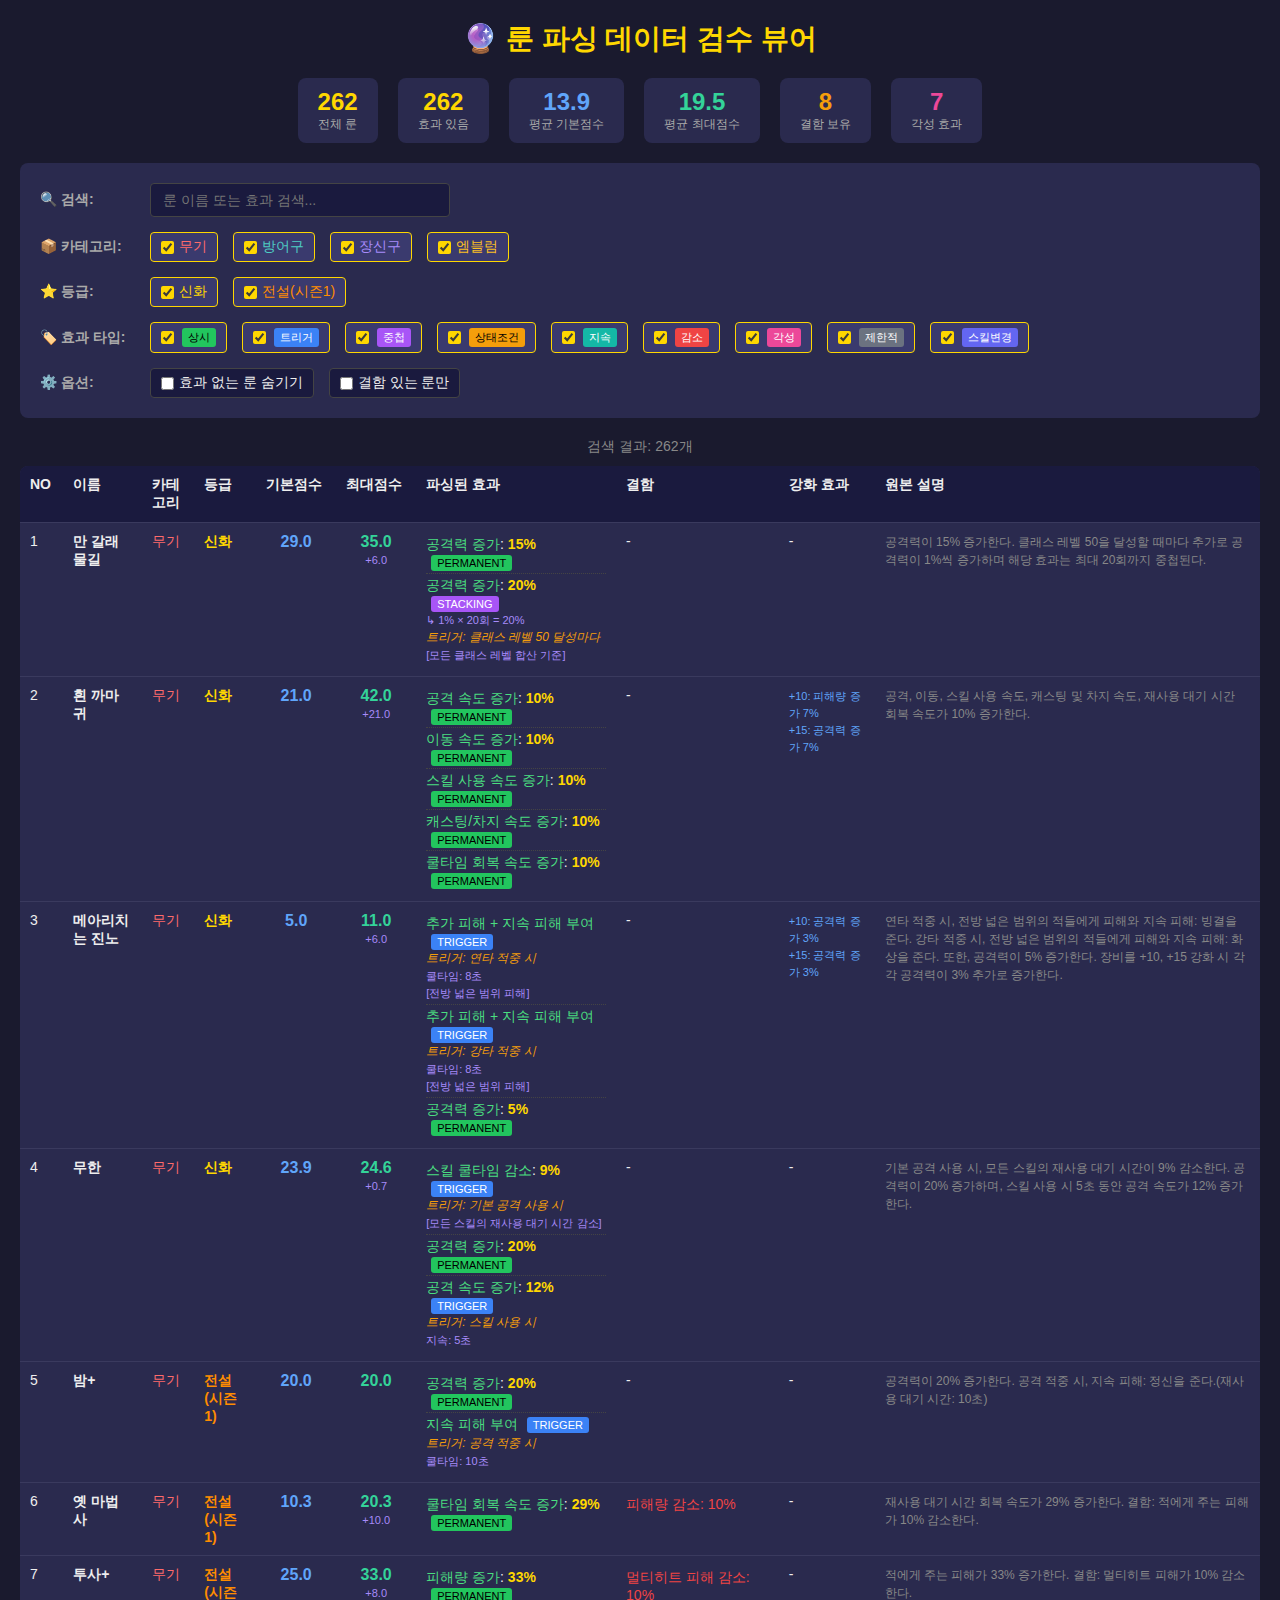
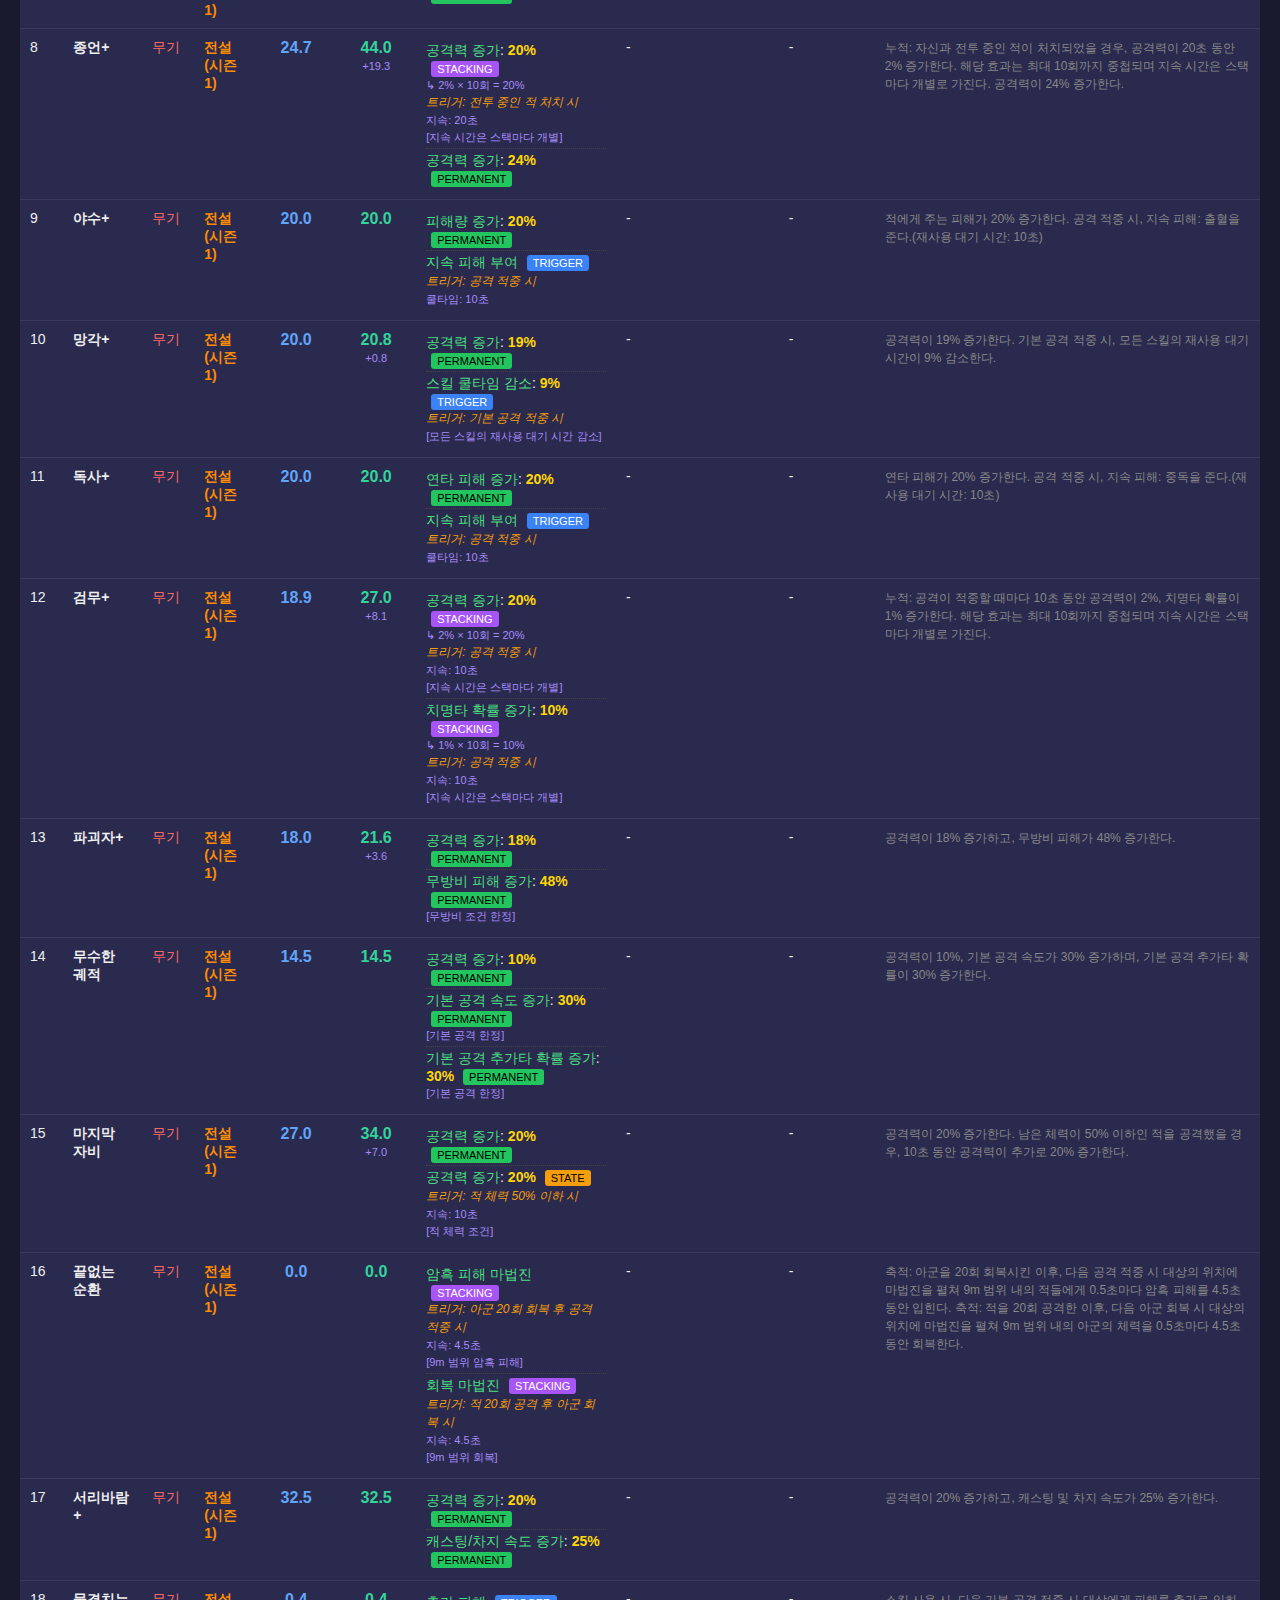
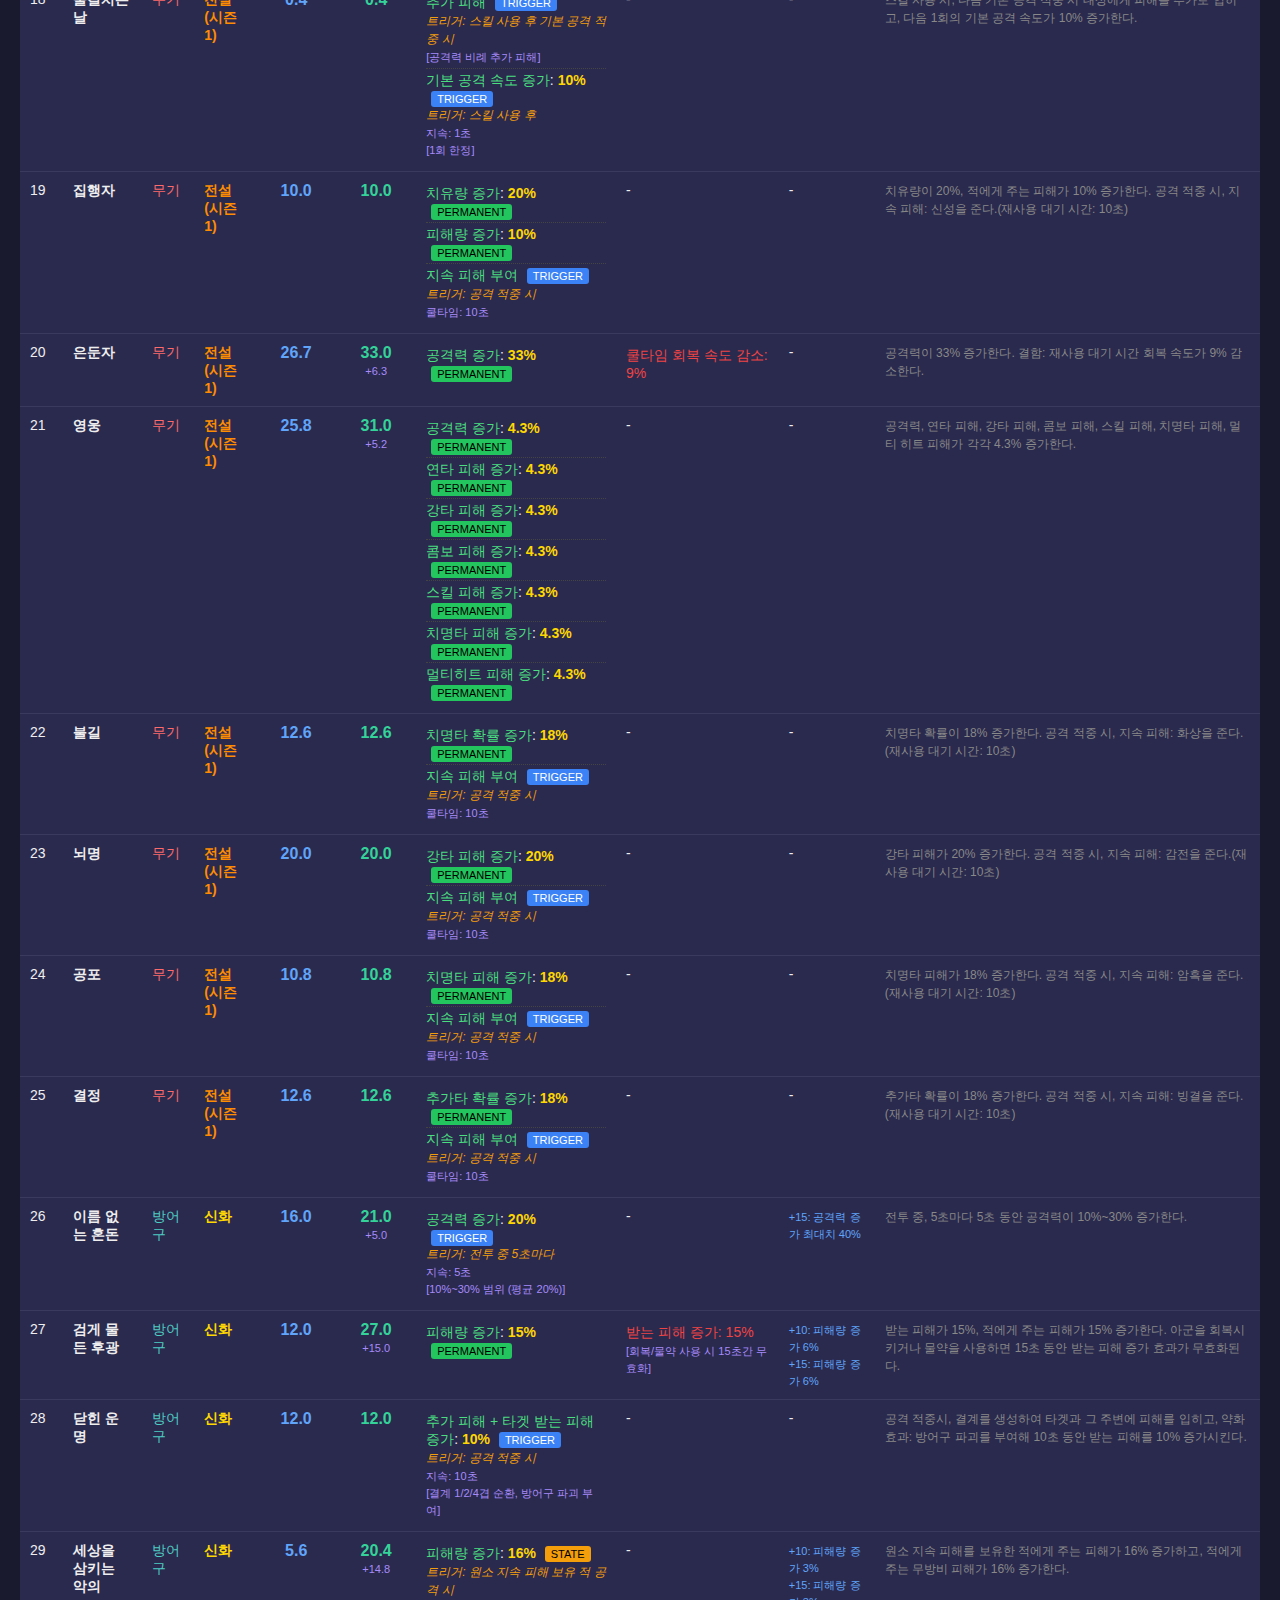
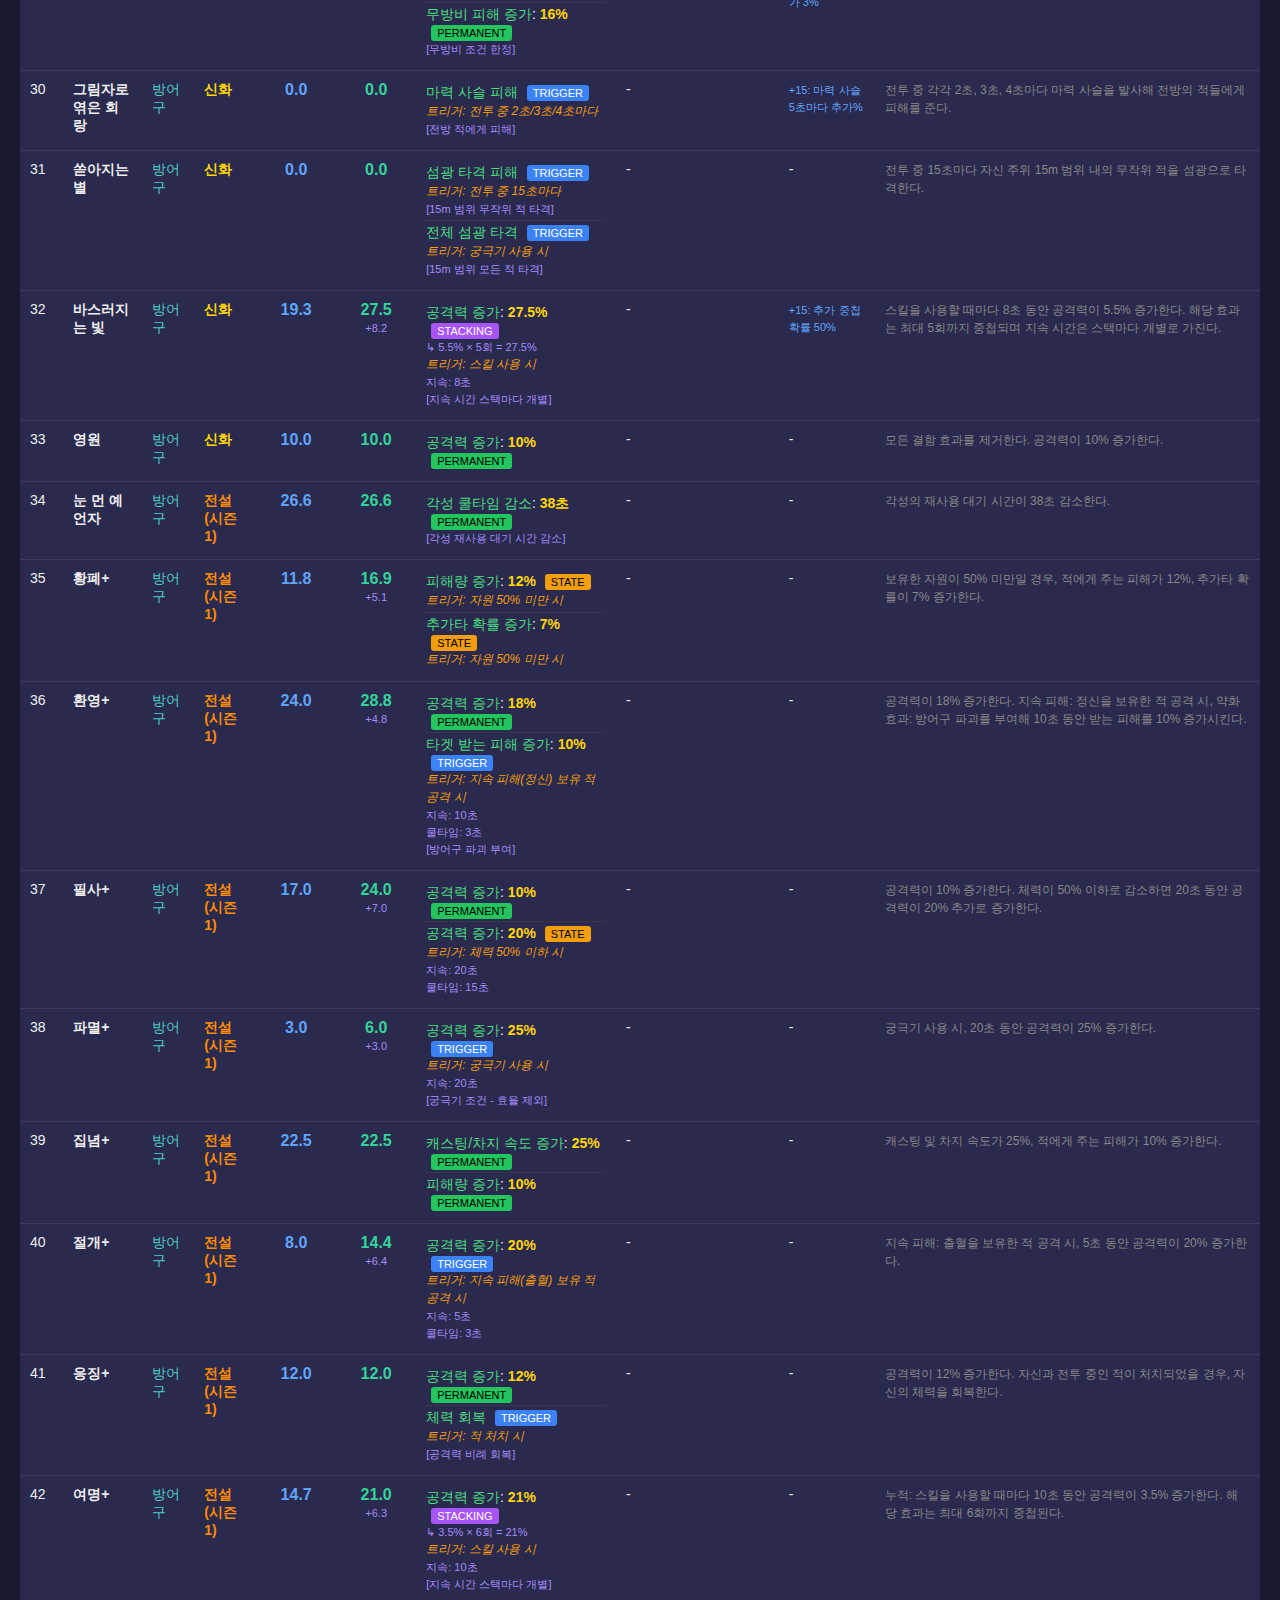
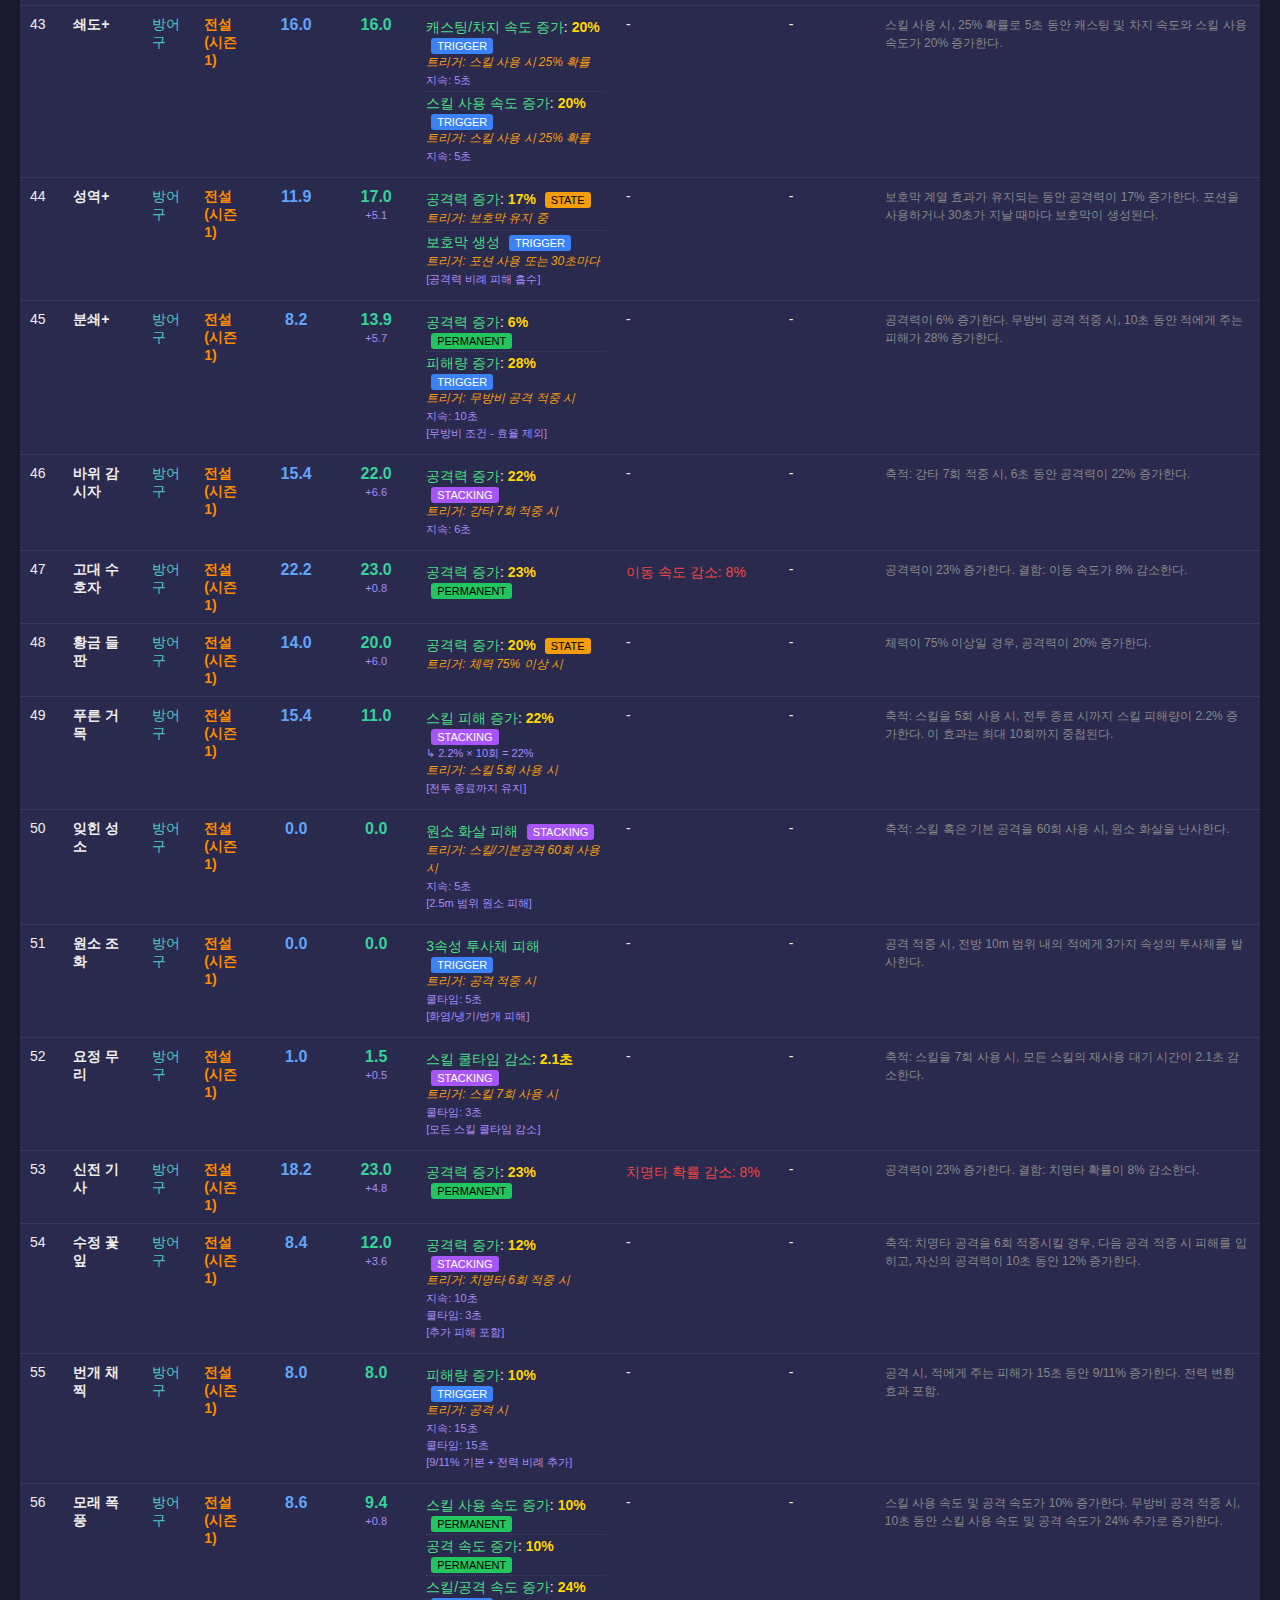
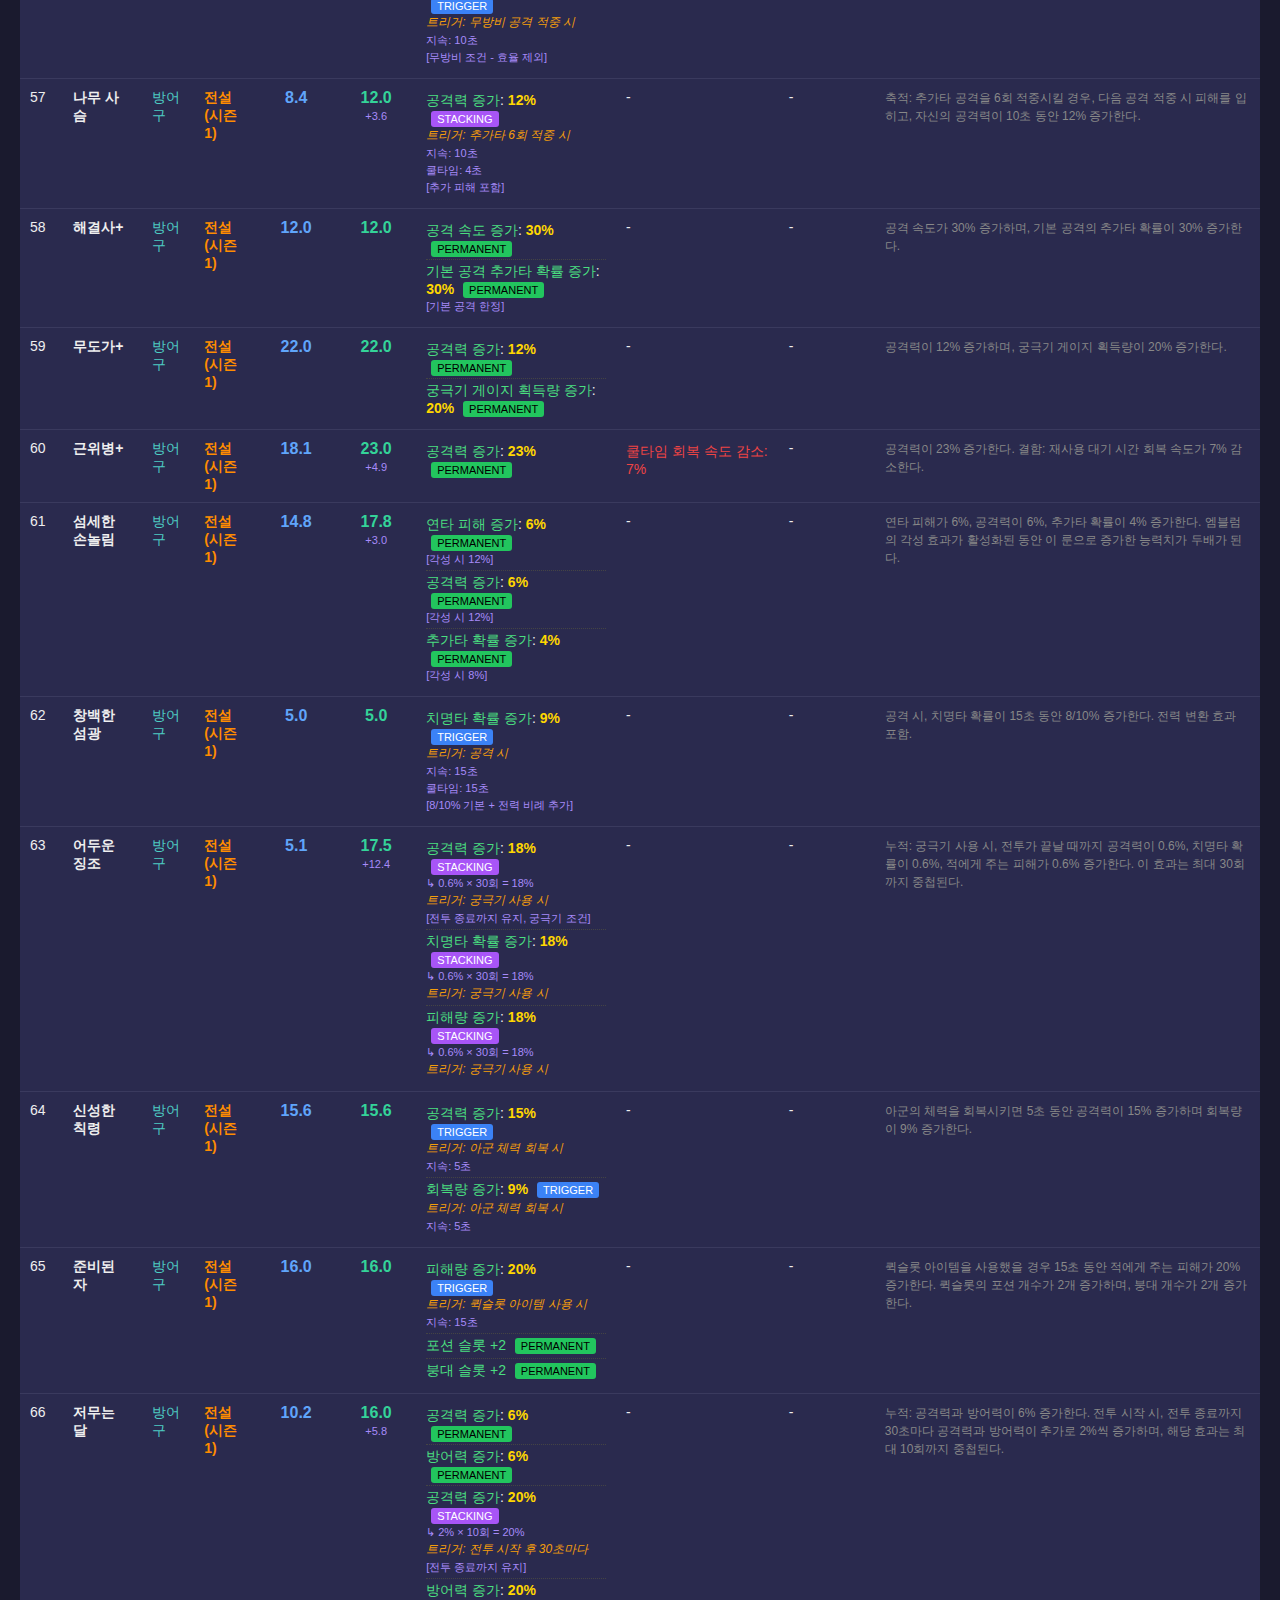
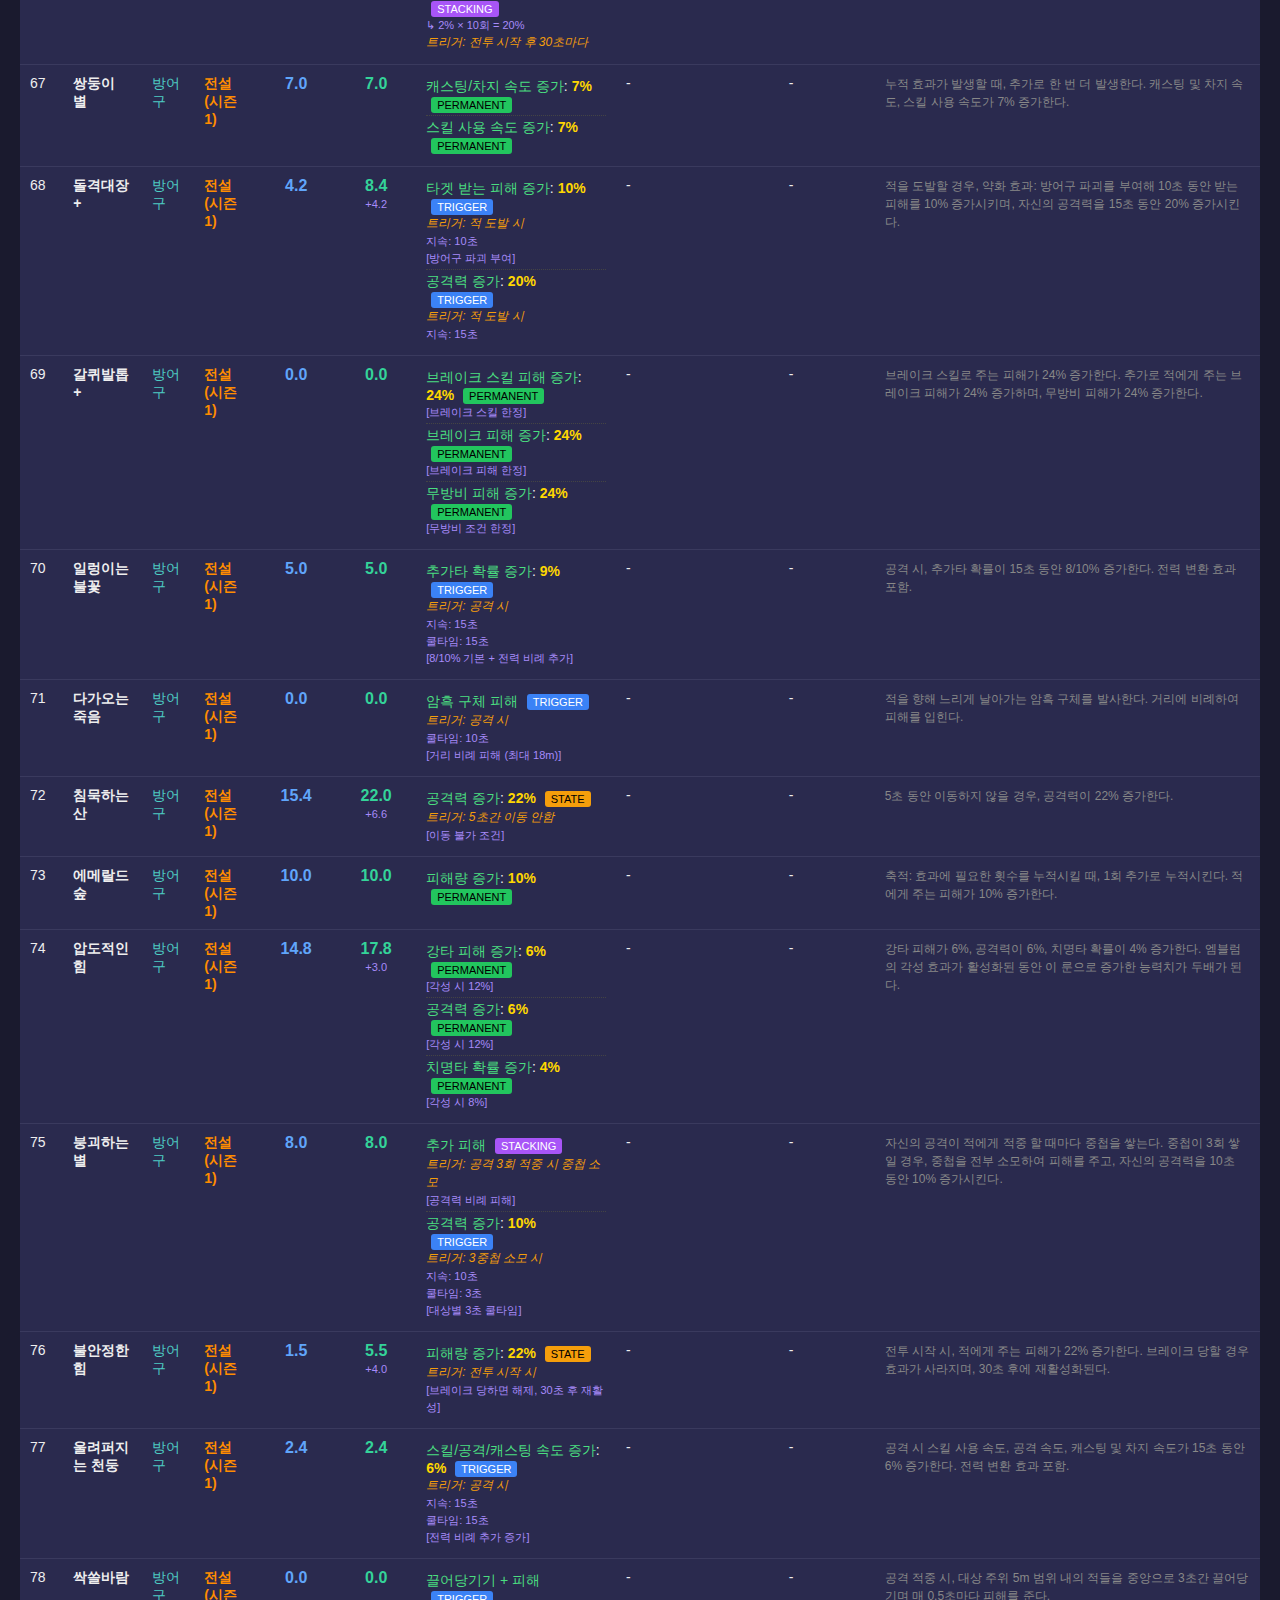
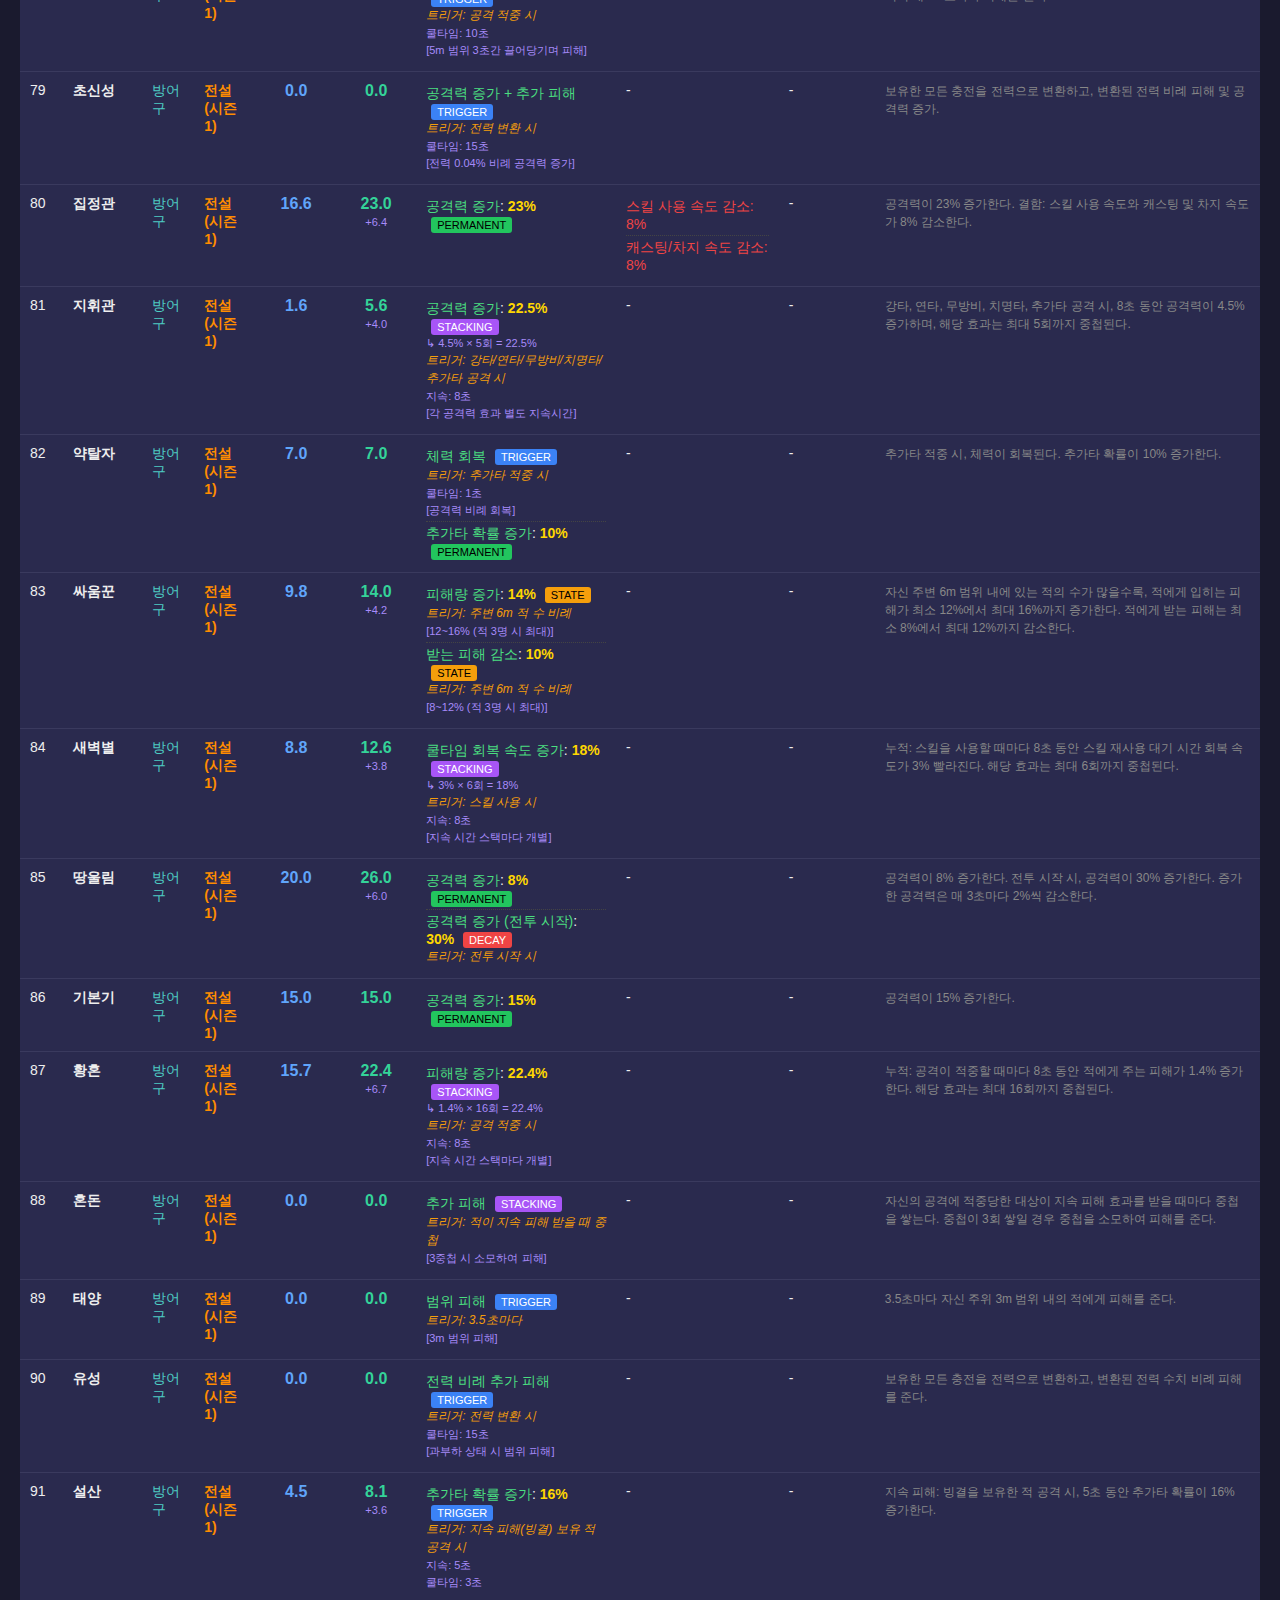
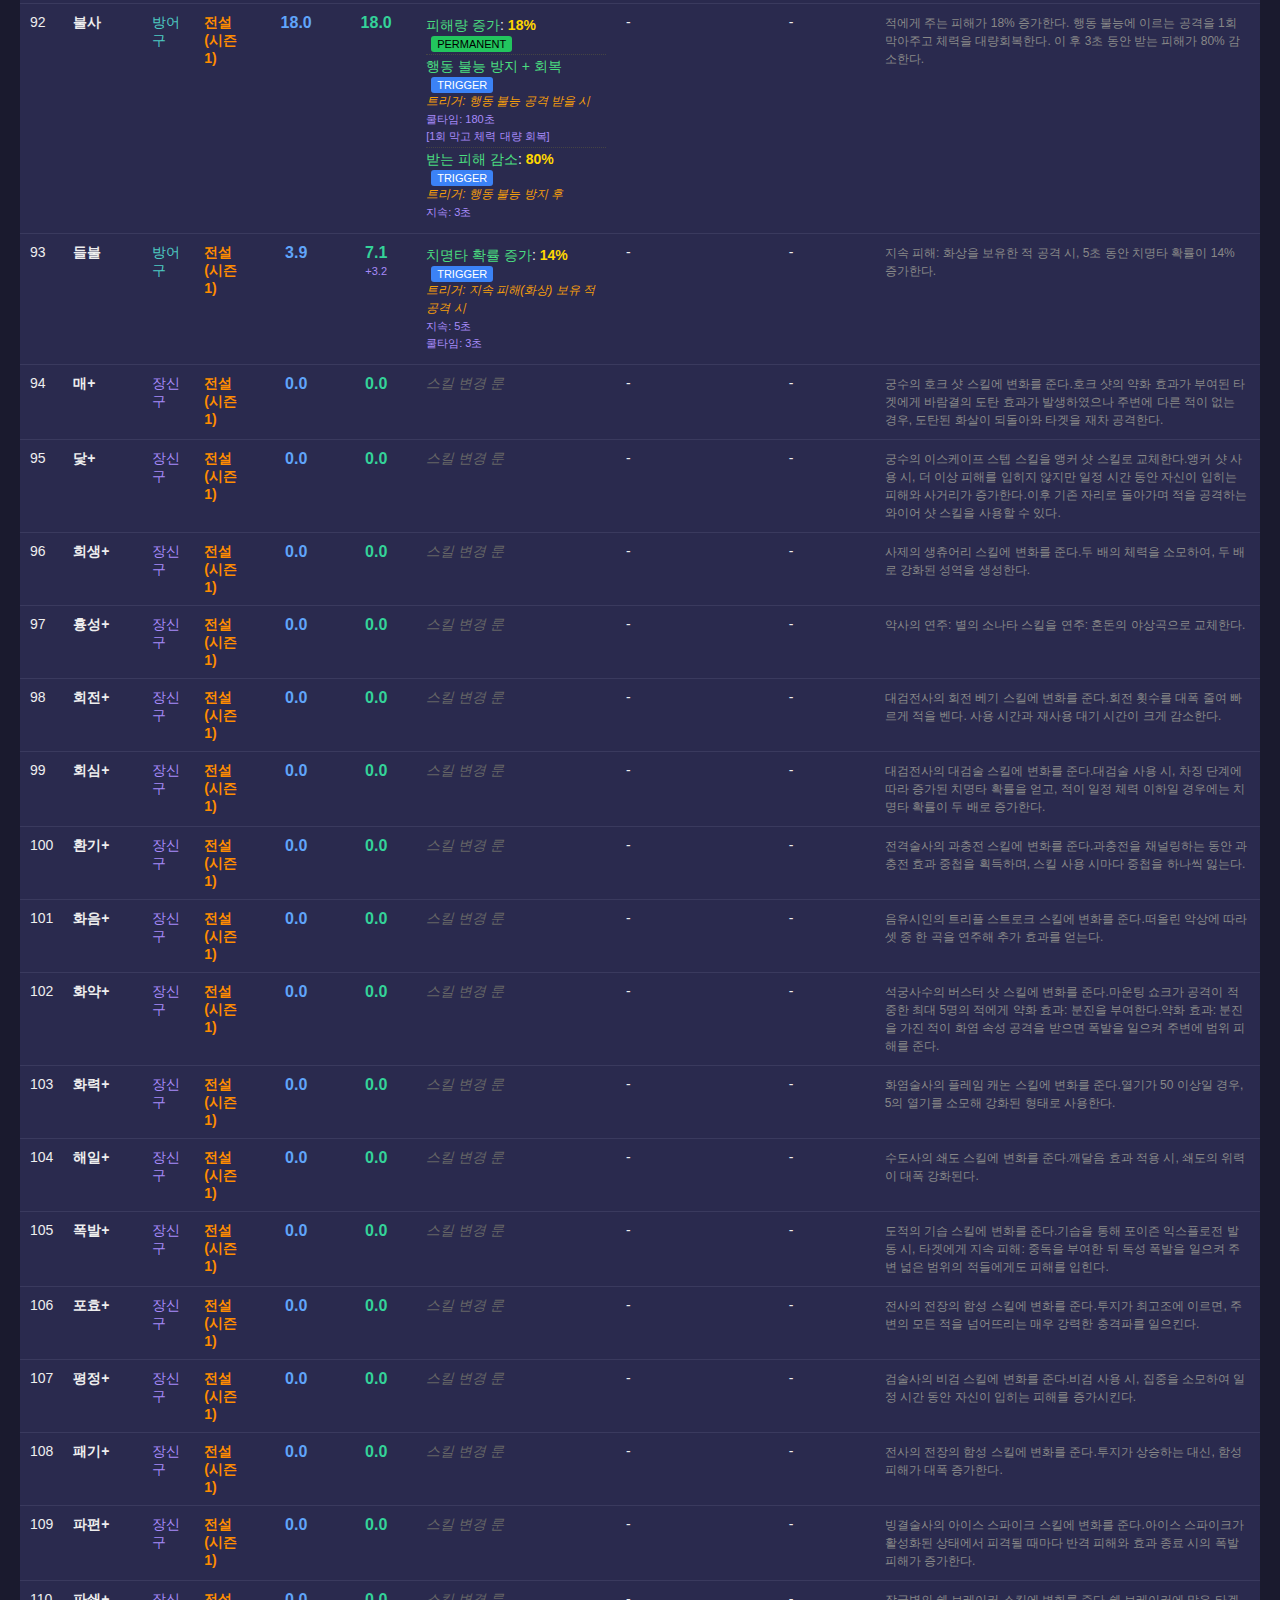
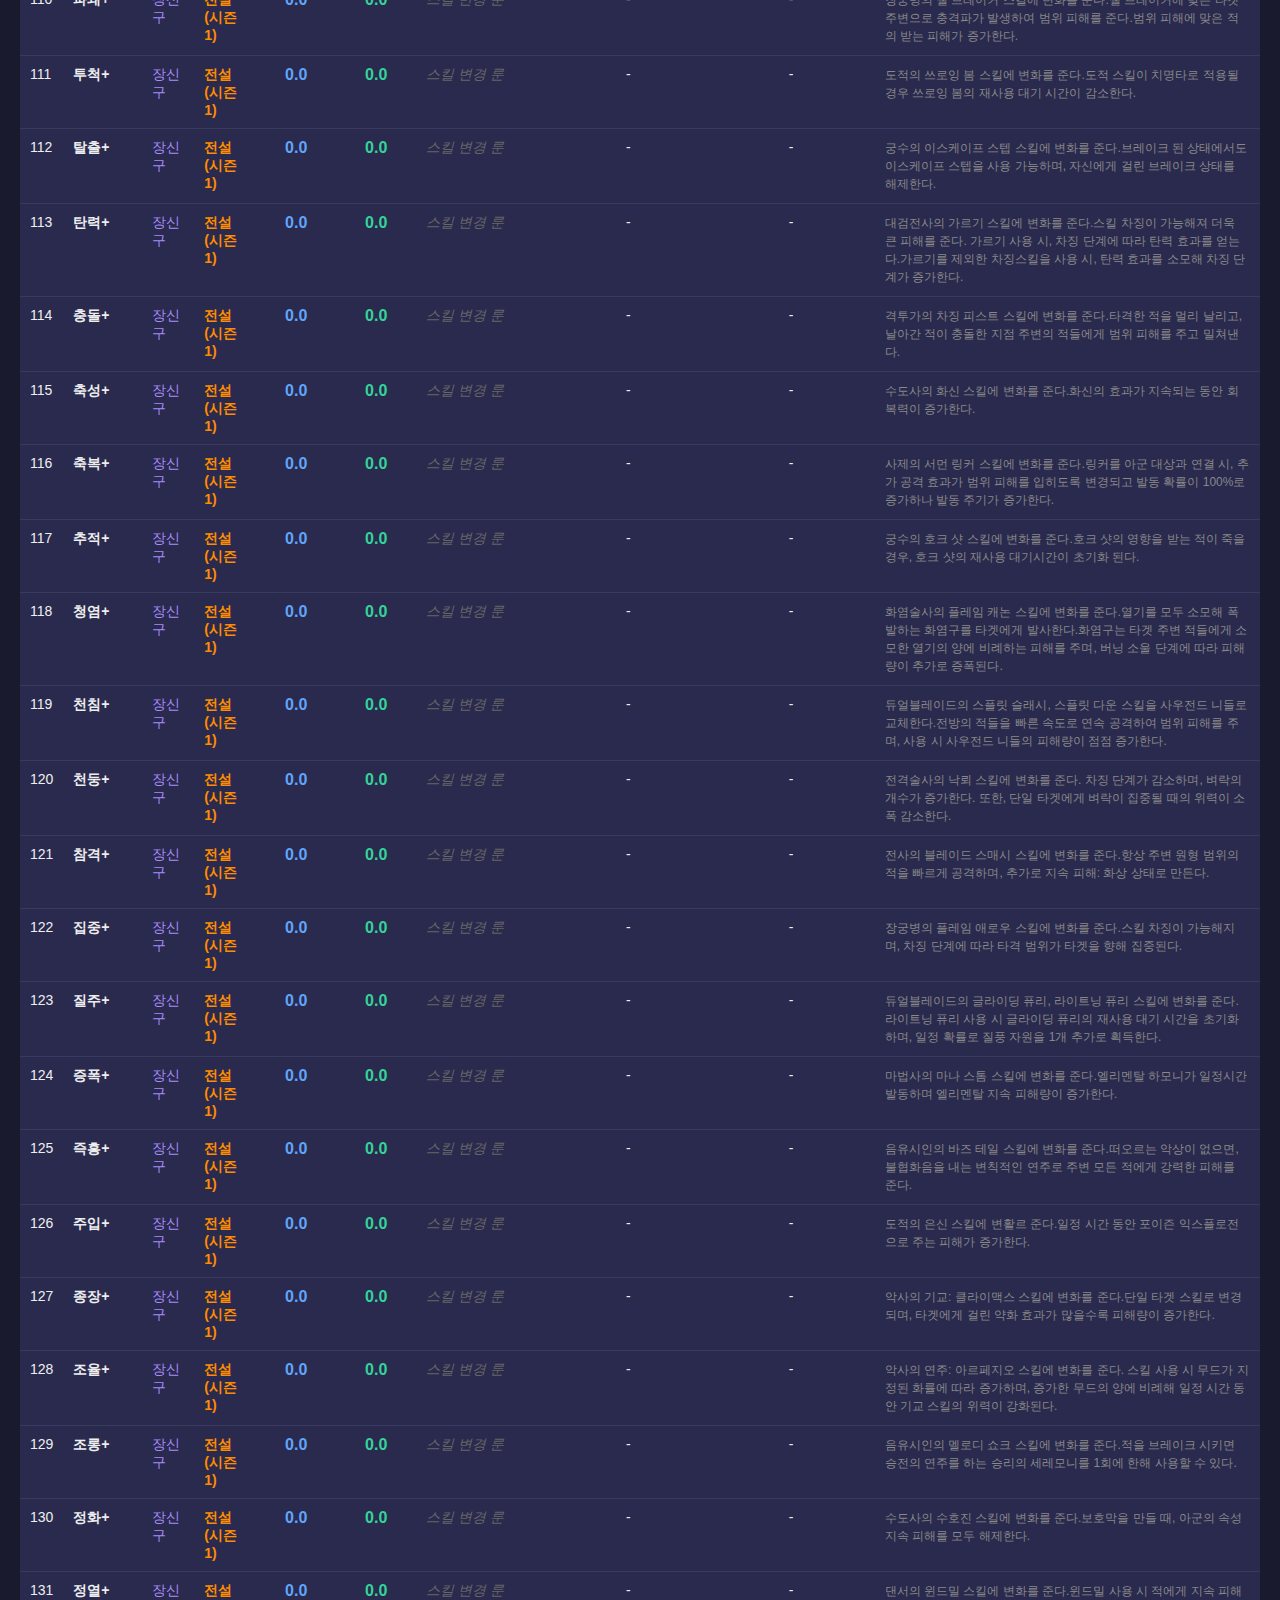
<file: rune-viewer.html>
<!DOCTYPE html>
<html lang="ko">
<head>
    <meta charset="UTF-8">
    <meta name="viewport" content="width=device-width, initial-scale=1.0">
    <title>룬 파싱 데이터 검수 뷰어</title>
    <style>
        * {
            margin: 0;
            padding: 0;
            box-sizing: border-box;
        }
        
        body {
            font-family: 'Malgun Gothic', sans-serif;
            background: #1a1a2e;
            color: #eee;
            padding: 20px;
            font-size: 14px;
        }
        
        h1 {
            text-align: center;
            margin-bottom: 20px;
            color: #FFD700;
        }
        
        .stats {
            display: flex;
            gap: 20px;
            justify-content: center;
            margin-bottom: 20px;
            flex-wrap: wrap;
        }
        
        .stat-box {
            background: #2a2a4e;
            padding: 10px 20px;
            border-radius: 8px;
            text-align: center;
        }
        
        .stat-box .value {
            font-size: 24px;
            font-weight: bold;
            color: #FFD700;
        }
        
        .stat-box .label {
            font-size: 12px;
            color: #aaa;
        }
        
        .filters {
            display: flex;
            flex-direction: column;
            gap: 15px;
            margin-bottom: 20px;
            background: #2a2a4e;
            padding: 20px;
            border-radius: 8px;
        }
        
        .filter-row {
            display: flex;
            gap: 10px;
            align-items: center;
            flex-wrap: wrap;
        }
        
        .filter-label {
            font-weight: bold;
            min-width: 100px;
            color: #aaa;
        }
        
        .filter-group {
            display: flex;
            gap: 15px;
            flex-wrap: wrap;
        }
        
        .filter-group label {
            display: flex;
            align-items: center;
            gap: 5px;
            cursor: pointer;
            padding: 5px 10px;
            background: #1a1a3e;
            border-radius: 4px;
            border: 1px solid #444;
            transition: all 0.2s;
        }
        
        .filter-group label:hover {
            border-color: #666;
        }
        
        .filter-group label:has(input:checked) {
            background: #3a3a6e;
            border-color: #FFD700;
        }
        
        .filter-group input[type="checkbox"] {
            accent-color: #FFD700;
        }
        
        .filters input[type="text"] {
            padding: 8px 12px;
            border: 1px solid #444;
            border-radius: 4px;
            background: #1a1a3e;
            color: #eee;
            font-size: 14px;
            width: 300px;
        }
        
        .category-무기 { color: #FF6B6B !important; }
        .category-방어구 { color: #4ECDC4 !important; }
        .category-장신구 { color: #A78BFA !important; }
        .category-엠블럼 { color: #FBBF24 !important; }
        
        .type-tag {
            font-size: 11px;
            padding: 2px 6px;
            border-radius: 3px;
            margin-left: 3px;
        }
        
        .type-tag.PERMANENT { background: #22C55E; color: #000; }
        .type-tag.TRIGGER { background: #3B82F6; color: #fff; }
        .type-tag.STACKING { background: #A855F7; color: #fff; }
        .type-tag.STATE { background: #F59E0B; color: #000; }
        .type-tag.DURATION { background: #14B8A6; color: #fff; }
        .type-tag.SKILL_CHANGE { background: #6366F1; color: #fff; }
        .type-tag.DECAY { background: #EF4444; color: #fff; }
        .type-tag.AWAKENING { background: #EC4899; color: #fff; }
        .type-tag.LIMITED { background: #6B7280; color: #fff; }
        
        table {
            width: 100%;
            border-collapse: collapse;
            background: #2a2a4e;
            border-radius: 8px;
            overflow: hidden;
        }
        
        th, td {
            padding: 10px;
            text-align: left;
            border-bottom: 1px solid #3a3a5e;
            vertical-align: top;
        }
        
        th {
            background: #1a1a3e;
            font-weight: bold;
            position: sticky;
            top: 0;
            z-index: 10;
            cursor: pointer;
        }
        
        th:hover {
            background: #2a2a5e;
        }
        
        tr:hover {
            background: #3a3a5e;
        }
        
        .grade-신화 { color: #FFD700; font-weight: bold; }
        .grade-전설 { color: #FF8C00; font-weight: bold; }
        .grade-유니크 { color: #D4A574; }
        
        .category-무기 { color: #FF6B6B; }
        .category-방어구 { color: #4ECDC4; }
        .category-장신구 { color: #A78BFA; }
        .category-엠블럼 { color: #FBBF24; }
        
        .effect-list {
            list-style: none;
            padding: 0;
            margin: 0;
        }
        
        .effect-item {
            padding: 3px 0;
            border-bottom: 1px dotted #444;
        }
        
        .effect-item:last-child {
            border-bottom: none;
        }
        
        .effect-name {
            color: #4ADE80;
        }
        
        .effect-value {
            color: #FFD700;
            font-weight: bold;
        }
        
        .effect-type {
            font-size: 11px;
            padding: 2px 6px;
            border-radius: 3px;
            margin-left: 5px;
        }
        
        .type-PERMANENT { background: #22C55E; color: #000; }
        .type-TRIGGER { background: #3B82F6; color: #fff; }
        .type-STACKING { background: #A855F7; color: #fff; }
        .type-STATE { background: #F59E0B; color: #000; }
        .type-DURATION { background: #14B8A6; color: #fff; }
        .type-SKILL_CHANGE { background: #6366F1; color: #fff; }
        .type-DECAY { background: #EF4444; color: #fff; }
        .type-AWAKENING { background: #EC4899; color: #fff; }
        .type-LIMITED { background: #6B7280; color: #fff; }
        
        .condition {
            font-size: 12px;
            color: #F59E0B;
            font-style: italic;
        }
        
        .stack-info {
            font-size: 11px;
            color: #A78BFA;
        }
        
        .demerit {
            color: #EF4444;
        }
        
        .empty-effects {
            color: #666;
            font-style: italic;
        }
        
        .raw-desc {
            min-width: 300px;
            max-width: 500px;
            font-size: 12px;
            color: #888;
            word-break: break-word;
            white-space: pre-wrap;
            line-height: 1.5;
        }
        
        .toggle-raw {
            font-size: 11px;
            color: #4ADE80;
            cursor: pointer;
            text-decoration: underline;
        }
        
        .no-results {
            text-align: center;
            padding: 40px;
            color: #666;
            font-size: 18px;
        }
        
        .result-count {
            text-align: center;
            margin-bottom: 10px;
            color: #888;
        }
        
        .enhance-effects {
            font-size: 11px;
            color: #60A5FA;
        }
        
        .class-restriction {
            font-size: 11px;
            color: #F472B6;
        }
        
        /* 효율 점수 스타일 */
        .score-base {
            font-size: 16px;
            font-weight: bold;
            color: #60A5FA;
        }
        
        .score-max {
            font-size: 16px;
            font-weight: bold;
            color: #34D399;
        }
        
        .score-cell {
            text-align: center;
            min-width: 80px;
        }
        
        .score-diff {
            font-size: 11px;
            color: #A78BFA;
        }
    </style>
    
    <!-- 공유 공식 모듈 로드 (캐시 버스팅) -->
    <script defer src="formulas/shared-formulas.js?v=20251211b"></script>
</head>
<body>
    <h1>🔮 룬 파싱 데이터 검수 뷰어</h1>
    
    <div class="stats" id="stats"></div>
    
    <div class="filters">
        <div class="filter-row">
            <span class="filter-label">🔍 검색:</span>
            <input type="text" id="search" placeholder="룬 이름 또는 효과 검색...">
        </div>
        
        <div class="filter-row">
            <span class="filter-label">📦 카테고리:</span>
            <div class="filter-group" id="categoryFilters">
                <label class="category-무기"><input type="checkbox" value="무기" checked> 무기</label>
                <label class="category-방어구"><input type="checkbox" value="방어구" checked> 방어구</label>
                <label class="category-장신구"><input type="checkbox" value="장신구" checked> 장신구</label>
                <label class="category-엠블럼"><input type="checkbox" value="엠블럼" checked> 엠블럼</label>
            </div>
        </div>
        
        <div class="filter-row">
            <span class="filter-label">⭐ 등급:</span>
            <div class="filter-group" id="gradeFilters">
                <label style="color:#FFD700"><input type="checkbox" value="신화" checked> 신화</label>
                <label style="color:#FF8C00"><input type="checkbox" value="전설(시즌1)" checked> 전설(시즌1)</label>
            </div>
        </div>
        
        <div class="filter-row">
            <span class="filter-label">🏷️ 효과 타입:</span>
            <div class="filter-group" id="typeFilters">
                <label><input type="checkbox" value="PERMANENT" checked><span class="type-tag PERMANENT">상시</span></label>
                <label><input type="checkbox" value="TRIGGER" checked><span class="type-tag TRIGGER">트리거</span></label>
                <label><input type="checkbox" value="STACKING" checked><span class="type-tag STACKING">중첩</span></label>
                <label><input type="checkbox" value="STATE" checked><span class="type-tag STATE">상태조건</span></label>
                <label><input type="checkbox" value="DURATION" checked><span class="type-tag DURATION">지속</span></label>
                <label><input type="checkbox" value="DECAY" checked><span class="type-tag DECAY">감소</span></label>
                <label><input type="checkbox" value="AWAKENING" checked><span class="type-tag AWAKENING">각성</span></label>
                <label><input type="checkbox" value="LIMITED" checked><span class="type-tag LIMITED">제한적</span></label>
                <label><input type="checkbox" value="SKILL_CHANGE" checked><span class="type-tag SKILL_CHANGE">스킬변경</span></label>
            </div>
        </div>
        
        <div class="filter-row">
            <span class="filter-label">⚙️ 옵션:</span>
            <div class="filter-group">
                <label><input type="checkbox" id="hideEmpty"> 효과 없는 룬 숨기기</label>
                <label><input type="checkbox" id="showDemerits"> 결함 있는 룬만</label>
            </div>
        </div>
    </div>
    
    <div class="result-count" id="resultCount"></div>
    
    <table id="runeTable">
        <thead>
            <tr>
                <th>NO</th>
                <th data-sort="name">이름</th>
                <th data-sort="categoryName">카테고리</th>
                <th data-sort="gradeName">등급</th>
                <th data-sort="baseScore">기본점수</th>
                <th data-sort="maxScore">최대점수</th>
                <th>파싱된 효과</th>
                <th>결함</th>
                <th>강화 효과</th>
                <th>원본 설명</th>
            </tr>
        </thead>
        <tbody id="runeTableBody">
        </tbody>
    </table>
    
    <div class="no-results" id="noResults" style="display: none;">
        검색 결과가 없습니다.
    </div>

    <script>
        let runesData = [];
        let sortColumn = 'id';
        let sortDirection = 'asc';
        
        // ============================================================================
        // 효율 점수 계산 함수
        // ============================================================================
        
        /**
         * 조건부 효과 가동률 계산
         * @param {Object} effect - 효과 객체
         * @returns {number} 가동률 배율 (0~1)
         */
        function getConditionalMultiplier(effect) {
            const trigger = effect.trigger || '';
            const note = effect.note || '';
            const effectType = effect.type || 'PERMANENT';
            const combined = (trigger + ' ' + note).toLowerCase();
            
            // 적 처치 조건 → 보스전(어비스/레이드)에서 가동률 매우 낮음 (5%)
            // @added 2025-12-11 - 종언+ 등 적 처치 중첩 룬 밸런스 조정
            if (combined.indexOf('적 처치') !== -1 || combined.indexOf('처치 시') !== -1 || combined.indexOf('처치시') !== -1) {
                return 0.05;
            }
            // 무방비/브레이크 조건 → 가동률 매우 낮음 (10%)
            if (combined.indexOf('무방비') !== -1 || combined.indexOf('브레이크') !== -1) {
                return 0.1;
            }
            // 도발 조건 → 도발 스킬 없는 클래스 많음 (15%)
            if (combined.indexOf('도발') !== -1) {
                return 0.15;
            }
            // 궁극기 조건 → 전투당 1~2회, 가동률 매우 낮음 (15%)
            if (combined.indexOf('궁극기') !== -1) {
                return 0.15;
            }
            // 기본 공격 조건 → 스킬 위주 게임, 낮음 (20%)
            if (combined.indexOf('기본 공격') !== -1) {
                return 0.2;
            }
            // 지속 피해(DoT) 조건 → DoT 시너지 필요 (50%)
            if (combined.indexOf('지속 피해') !== -1) {
                return 0.5;
            }
            // 체력 조건 (적 체력 50% 이하 등) → 절반 정도 (50%)
            if (combined.indexOf('체력') !== -1 && combined.indexOf('이하') !== -1) {
                return 0.5;
            }
            // 전투 시작 조건 → 초반에만 (30%)
            if (combined.indexOf('전투 시작') !== -1) {
                return 0.3;
            }
            // 일반 조건
            return 1.0;
        }
        
        /**
         * 기본 효율 점수 계산 (강화 포함, 시너지 없음)
         * @param {Object} rune - 룬 데이터
         * @returns {number} 기본 효율 점수
         */
        /**
         * DPS 무관 효과 체크 (방어력, 회복, 생존 등)
         */
        function isNonDpsEffect(effectName) {
            // "쿨타임 회복 속도"는 DPS 관련이므로 제외
            if (effectName.indexOf('쿨타임') !== -1) {
                return false;
            }
            // "치유량 증가"는 힐러 전용, DPS 무관
            if (effectName.indexOf('치유량') !== -1) {
                return true;
            }
            const nonDpsKeywords = ['방어력', 'HP 회복', '체력 회복', '받는 피해 감소', '체력', '보호막', 'HP'];
            return nonDpsKeywords.some(kw => effectName.indexOf(kw) !== -1);
        }
        
        function calculateBaseScore(rune) {
            let score = 0;
            const Weights = window.SharedEffectWeights;
            
            if (!Weights) {
                console.warn('SharedEffectWeights not loaded');
                return 0;
            }
            
            // 기본 점수 = PERMANENT 효과만 계산 (조건부 효과 제외)
            if (rune.effects && rune.effects.length > 0) {
                rune.effects.forEach(effect => {
                    const effectName = effect.name || '';
                    const value = effect.value || 0;
                    const effectType = effect.type || 'PERMANENT';
                    
                    // DPS 무관 효과는 0점
                    if (isNonDpsEffect(effectName)) {
                        return;
                    }
                    
                    // 효과 가중치
                    const effectWeight = Weights.getEffectWeight(effectName);
                    
                    // 디버깅: 가중치 0인 효과 확인
                    if (effectWeight === 0 || effectWeight === 0.5) {
                        console.log(`[WEIGHT-CHECK] ${rune.name}: "${effectName}" → weight=${effectWeight}`);
                    }
                    
                    // 기본 점수: PERMANENT만 100% 반영
                    // 다른 유형은 조건부이므로 가동률 적용
                    let typeWeight = 1.0;
                    
                    if (effectType === 'PERMANENT') {
                        typeWeight = 1.0; // 상시 효과
                    } else if (effectType === 'STATE') {
                        // 상태 조건 (적 체력 50% 이하 등) → 가동률 적용
                        const condMult = getConditionalMultiplier(effect);
                        typeWeight = 0.7 * condMult;
                    } else if (effectType === 'TRIGGER') {
                        // 트리거 조건 → 가동률 적용
                        const condMult = getConditionalMultiplier(effect);
                        typeWeight = 0.8 * condMult;
                    } else if (effectType === 'STACKING') {
                        // 중첩 효과 → 최대 중첩 기준, 가동률 적용
                        const condMult = getConditionalMultiplier(effect);
                        typeWeight = 0.7 * condMult;
                    } else if (effectType === 'DECAY') {
                        // 감소 효과 → 평균값 (초반 높고 점점 감소)
                        typeWeight = 0.4; // 평균 약 40%
                    } else if (effectType === 'DURATION' && effect.duration && effect.cooldown) {
                        // 지속 효과 → 업타임 계산
                        typeWeight = effect.duration / (effect.duration + effect.cooldown);
                    } else if (effectType === 'AWAKENING') {
                        typeWeight = 0.22;
                    } else {
                        typeWeight = 0.5; // 기본값
                    }
                    
                    // 디버깅: 옛 마법사 룬 전체 효과 확인 (부분 일치)
                    if (rune.name && rune.name.indexOf('옛') !== -1) {
                        console.log(`[옛마법사] name="${rune.name}" effect="${effectName}" = ${value}% × weight=${effectWeight} × typeWeight=${typeWeight} → ${value * effectWeight * typeWeight}`);
                    }
                    // 쿨타임 관련 효과 디버깅
                    if (effectName && effectName.indexOf('쿨타임') !== -1) {
                        console.log(`[쿨타임] ${rune.name}: "${effectName}" = ${value}% × weight=${effectWeight}`);
                    }
                    
                    score += value * effectWeight * typeWeight;
                });
            }
            
            // 결함 점수 차감
            if (rune.demerits && rune.demerits.length > 0) {
                rune.demerits.forEach(demerit => {
                    const demeritName = demerit.name || '';
                    const value = demerit.value || 0;
                    const demeritWeight = Weights.getDemeritWeight(demeritName);
                    score -= value * demeritWeight;
                });
            }
            
            // 각성 효과는 기본 점수에서 제외 (최대 점수에서만 반영)
            // 강화 효과도 기본 점수에서 제외
            
            return Math.round(score * 10) / 10;
        }
        
        /**
         * 최대 효율 시 조건부 가동률 (조건 충족 가정)
         * @param {Object} effect - 효과 객체
         * @returns {number} 가동률 배율 (0~1)
         */
        function getMaxConditionalMultiplier(effect) {
            const trigger = effect.trigger || '';
            const note = effect.note || '';
            const combined = (trigger + ' ' + note).toLowerCase();
            
            // 무방비/브레이크 조건 → 최대 시에도 가동률 낮음 (25%)
            if (combined.indexOf('무방비') !== -1 || combined.indexOf('브레이크') !== -1) {
                return 0.25;
            }
            // 도발 조건 → 도발 스킬 있는 클래스 한정 (30%)
            if (combined.indexOf('도발') !== -1) {
                return 0.3;
            }
            // 궁극기 조건 → 최대 시에도 낮음 (30%)
            if (combined.indexOf('궁극기') !== -1) {
                return 0.3;
            }
            // 기본 공격 조건 → 최대 시에도 낮음 (35%)
            if (combined.indexOf('기본 공격') !== -1) {
                return 0.35;
            }
            // 지속 피해(DoT) 조건 → 시너지 있으면 높음 (90%)
            if (combined.indexOf('지속 피해') !== -1) {
                return 0.9;
            }
            // 체력 조건 (적 체력 50% 이하 등) → 절반 이상 (70%)
            if (combined.indexOf('체력') !== -1 && combined.indexOf('이하') !== -1) {
                return 0.7;
            }
            // 전투 시작/종료 조건 → 최대 시에도 제한 (50%)
            if (combined.indexOf('전투 시작') !== -1 || combined.indexOf('전투 종료') !== -1) {
                return 0.5;
            }
            return 1.0;
        }
        
        /**
         * 최대 효율 점수 계산 (모든 시너지/스텟 최대)
         * - 결함 무효화 (영원 룬 시너지)
         * - 클래스/밸런스 보너스 적용
         * - 강화 효과에도 시너지 배율 적용
         * - 조건부 효과는 최대 시에도 가동률 제한
         * @param {Object} rune - 룬 데이터
         * @returns {number} 최대 효율 점수
         */
        function calculateMaxScore(rune) {
            let score = 0;
            const Weights = window.SharedEffectWeights;
            const Formulas = window.SharedFormulas;
            
            if (!Weights || !Formulas) {
                console.warn('SharedEffectWeights or SharedFormulas not loaded');
                return 0;
            }
            
            // 최대 점수 = 모든 조건 충족 시 (결함 무효화, 시너지 최대)
            // 하지만 특수 조건(도발, 브레이크 등)은 여전히 가동률 제한
            
            // 효과 점수 계산
            if (rune.effects && rune.effects.length > 0) {
                rune.effects.forEach(effect => {
                    const effectName = effect.name || '';
                    let value = effect.value || 0;
                    const effectType = effect.type || 'PERMANENT';
                    
                    // DPS 무관 효과는 0점
                    if (isNonDpsEffect(effectName)) {
                        return;
                    }
                    
                    // 중첩 효과는 최대 중첩으로
                    if (effect.maxStacks && effect.stackValue) {
                        value = effect.stackValue * effect.maxStacks;
                    }
                    
                    // 효과 가중치
                    const effectWeight = Weights.getEffectWeight(effectName);
                    
                    // 유형별 가동률 (최대 시)
                    let typeWeight = 1.0;
                    
                    if (effectType === 'PERMANENT') {
                        typeWeight = 1.0;
                    } else if (effectType === 'STATE') {
                        // 상태 조건 → 최대 시에도 가동률 적용
                        const condMult = getMaxConditionalMultiplier(effect);
                        typeWeight = condMult;
                    } else if (effectType === 'TRIGGER') {
                        // 트리거 → 기본 가중치 0.8 × 조건부 가동률
                        const condMult = getMaxConditionalMultiplier(effect);
                        typeWeight = 0.8 * condMult;
                    } else if (effectType === 'STACKING') {
                        // 중첩 효과 → 최대 중첩 달성 가정
                        const condMult = getMaxConditionalMultiplier(effect);
                        typeWeight = condMult;
                    } else if (effectType === 'DECAY') {
                        // 감소 효과 → 최대 시에도 평균
                        typeWeight = 0.6;
                    } else if (effectType === 'DURATION' && effect.duration && effect.cooldown) {
                        // 지속 효과 → 쿨감 적용 업타임
                        typeWeight = Math.min(effect.duration / (effect.cooldown * 0.7), 1);
                    } else {
                        typeWeight = 0.8;
                    }
                    
                    score += value * effectWeight * typeWeight;
                });
            }
            
            // 강화 효과 (+10, +15)
            // 주의: "최대치" 강화는 범위 효과의 상한만 증가시킴
            //       기존 범위(min~max) → 강화 후(min~newMax)
            //       평균 증가분: (newMax - oldMax) / 2
            if (rune.enhanceEffects) {
                // 강화 효과는 시너지 배율 없이 그대로 적용
                const enhanceBonus = 1.0;
                
                // 기본 효과의 범위 정보 추출 (있는 경우)
                const baseRanges = {};
                if (rune.effects) {
                    rune.effects.forEach(effect => {
                        if (effect.range && effect.range.max) {
                            baseRanges[effect.name || ''] = effect.range;
                        }
                    });
                }
                
                const processEnhance = (name, value, rawKey) => {
                    const combined = (name + ' ' + (rawKey || '')).toLowerCase();
                    
                    // 1. "확률", "중첩 확률", "추가 중첩" → 업타임 증가 효과
                    //    이미 기본 효과의 가동률에 반영되어 있음 (별도 점수 추가 없음)
                    //    최대 점수 = 최대 효과값 그대로
                    if (combined.indexOf('확률') !== -1 && 
                        (combined.indexOf('중첩') !== -1 || combined.indexOf('추가') !== -1)) {
                        // 업타임 증가는 기본 효과 가동률에 이미 반영됨 → 점수 0
                        return;
                    }
                    
                    // 2. "최대치" 키워드 → 범위 상한 증가
                    //    예: 기존 max 30% → 새 max 40% → 증가분 = (40-30)/2 = 5%
                    if (combined.indexOf('최대치') !== -1 || combined.indexOf('최대') !== -1) {
                        const baseRange = Object.values(baseRanges).find(r => r);
                        const oldMax = baseRange ? baseRange.max : value * 0.75;
                        const avgIncrease = (value - oldMax) / 2;
                        const effectWeight = Weights.getEffectWeight(name);
                        score += avgIncrease * effectWeight * enhanceBonus;
                        return;
                    }
                    
                    // 3. 일반 강화 효과 (수치 직접 증가)
                    const effectWeight = Weights.getEffectWeight(name);
                    score += value * effectWeight * enhanceBonus;
                };
                
                if (rune.enhanceEffects['10']) {
                    const enhance10 = rune.enhanceEffects['10'];
                    if (Array.isArray(enhance10)) {
                        enhance10.forEach(e => processEnhance(e.name || '', e.value || 0, e.note || ''));
                    } else {
                        Object.entries(enhance10).forEach(([name, value]) => processEnhance(name, value, name));
                    }
                }
                if (rune.enhanceEffects['15']) {
                    const enhance15 = rune.enhanceEffects['15'];
                    if (Array.isArray(enhance15)) {
                        enhance15.forEach(e => processEnhance(e.name || '', e.value || 0, e.note || ''));
                    } else {
                        Object.entries(enhance15).forEach(([name, value]) => processEnhance(name, value, name));
                    }
                }
            }
            
            // 결함 점수: 최대 시너지 시 영원 룬으로 완전 무효화
            // (결함 차감 없음)
            
            // 각성 효과 점수 (최대)
            // 주의: 각성 트리거 조건도 가동률에 반영해야 함
            if (rune.awakening && rune.awakening.effects) {
                const awakening = rune.awakening;
                const duration = awakening.duration || 20;
                const effectiveCooldown = 52; // 90 - 38(눈먼예언자)
                let uptime = duration / effectiveCooldown;
                
                // 각성 트리거 조건 가동률 적용
                const awakeningTrigger = (awakening.trigger || '').toLowerCase();
                if (awakeningTrigger.indexOf('무방비') !== -1 || awakeningTrigger.indexOf('브레이크') !== -1) {
                    uptime *= 0.25; // 무방비 조건: 25%
                } else if (awakeningTrigger.indexOf('도발') !== -1) {
                    uptime *= 0.3; // 도발 조건: 30%
                } else if (awakeningTrigger.indexOf('궁극기') !== -1) {
                    uptime *= 0.3; // 궁극기 조건: 30%
                }
                // 일반 조건은 100%
                
                const awakeningBonus = 1.5; // 2배 효과 시너지
                
                awakening.effects.forEach(effect => {
                    const effectName = effect.name || '';
                    const value = effect.value || 0;
                    const effectWeight = Weights.getEffectWeight(effectName);
                    
                    // DPS 무관 효과는 0점
                    if (isNonDpsEffect(effectName)) {
                        return;
                    }
                    
                    score += value * effectWeight * uptime * awakeningBonus;
                });
            }
            
            // 룬 내 시너지 보너스
            const allEffects = [];
            if (rune.effects) allEffects.push(...rune.effects.map(e => e.name || ''));
            if (rune.enhanceEffects) {
                if (rune.enhanceEffects['10']) allEffects.push(...Object.keys(rune.enhanceEffects['10']));
                if (rune.enhanceEffects['15']) allEffects.push(...Object.keys(rune.enhanceEffects['15']));
            }
            
            // 치명타 시너지
            if (allEffects.some(n => n.indexOf('치명타 확률') !== -1 || n === '치명타') &&
                allEffects.some(n => n.indexOf('치명타 피해') !== -1)) {
                score *= 1.3;
            }
            // 공격력 + 피해량 시너지 (타겟 받는 피해 증가는 제외)
            if (allEffects.some(n => n.indexOf('공격력') !== -1) &&
                allEffects.some(n => (n.indexOf('피해량') !== -1 || n.indexOf('피해 증가') !== -1) 
                                  && n.indexOf('타겟') === -1 && n.indexOf('받는') === -1)) {
                score *= 1.2;
            }
            // 추가타 시너지
            if (allEffects.some(n => n.indexOf('추가타 확률') !== -1 || n === '추가타') &&
                allEffects.some(n => n.indexOf('추가타 피해') !== -1)) {
                score *= 1.25;
            }
            
            return Math.round(score * 10) / 10;
        }
        
        // 데이터 로드 (4개 분리된 JSON 파일)
        async function loadData() {
            try {
                const [weaponRes, armorRes, accessoryRes, emblemRes] = await Promise.all([
                    fetch('runes-weapon.json'),
                    fetch('runes-armor.json'),
                    fetch('runes-accessory.json'),
                    fetch('runes-emblem.json')
                ]);
                
                const weaponData = await weaponRes.json();
                const armorData = await armorRes.json();
                const accessoryData = await accessoryRes.json();
                const emblemData = await emblemRes.json();
                
                // 무기 룬은 { runes: [...] } 형태
                const weaponRunes = weaponData.runes || weaponData;
                
                // 전체 병합
                runesData = [
                    ...weaponRunes,
                    ...armorData,
                    ...accessoryData,
                    ...emblemData
                ];
                
                console.log('룬 데이터 로드 완료:', runesData.length, '개');
                
                // 디버깅: 옛 마법사 로드 확인
                const oldWizard = runesData.find(r => r.name && r.name.indexOf('옛') !== -1);
                console.log('[DEBUG] 옛 마법사 로드 확인:', oldWizard);
                if (oldWizard && oldWizard.effects) {
                    console.log('[DEBUG] 옛 마법사 효과:', oldWizard.effects);
                }
                
                // 효율 점수 계산 (shared-formulas.js 로드 대기)
                setTimeout(() => {
                    runesData.forEach(rune => {
                        rune.baseScore = calculateBaseScore(rune);
                        rune.maxScore = calculateMaxScore(rune);
                    });
                    console.log('효율 점수 계산 완료');
                    updateStats();
                    renderTable();
                }, 100);
                
                updateStats();
                renderTable();
            } catch (error) {
                console.error('데이터 로드 실패:', error);
                document.getElementById('runeTableBody').innerHTML = 
                    '<tr><td colspan="10" style="text-align:center;color:red;">데이터 로드 실패: ' + error.message + '</td></tr>';
            }
        }
        
        // 통계 업데이트 (수동 파싱 데이터 구조에 맞춤)
        function updateStats() {
            const stats = {
                total: runesData.length,
                hasEffects: runesData.filter(r => (r.effects && r.effects.length > 0) || r.type === 'SKILL_CHANGE').length,
                skillChange: runesData.filter(r => r.type === 'SKILL_CHANGE').length,
                hasDemerits: runesData.filter(r => r.demerits && r.demerits.length > 0).length,
                awakening: runesData.filter(r => r.awakening).length,
                stacking: runesData.filter(r => r.effects && r.effects.some(e => e.type === 'STACKING' || e.maxStacks)).length
            };
            
            // 평균 점수 계산
            const runesWithScore = runesData.filter(r => r.baseScore > 0);
            const avgBaseScore = runesWithScore.length > 0 
                ? (runesWithScore.reduce((sum, r) => sum + (r.baseScore || 0), 0) / runesWithScore.length).toFixed(1)
                : 0;
            const avgMaxScore = runesWithScore.length > 0
                ? (runesWithScore.reduce((sum, r) => sum + (r.maxScore || 0), 0) / runesWithScore.length).toFixed(1)
                : 0;
            
            document.getElementById('stats').innerHTML = `
                <div class="stat-box"><div class="value">${stats.total}</div><div class="label">전체 룬</div></div>
                <div class="stat-box"><div class="value">${stats.hasEffects}</div><div class="label">효과 있음</div></div>
                <div class="stat-box"><div class="value" style="color:#60A5FA">${avgBaseScore}</div><div class="label">평균 기본점수</div></div>
                <div class="stat-box"><div class="value" style="color:#34D399">${avgMaxScore}</div><div class="label">평균 최대점수</div></div>
                <div class="stat-box"><div class="value" style="color:#F59E0B">${stats.hasDemerits}</div><div class="label">결함 보유</div></div>
                <div class="stat-box"><div class="value" style="color:#EC4899">${stats.awakening}</div><div class="label">각성 효과</div></div>
            `;
        }
        
        // 체크박스에서 선택된 값 가져오기
        function getCheckedValues(containerId) {
            const container = document.getElementById(containerId);
            const checkboxes = container.querySelectorAll('input[type="checkbox"]:checked');
            return Array.from(checkboxes).map(cb => cb.value);
        }
        
        // 테이블 렌더링
        function renderTable() {
            const search = document.getElementById('search').value.toLowerCase();
            const selectedCategories = getCheckedValues('categoryFilters');
            const selectedGrades = getCheckedValues('gradeFilters');
            const selectedTypes = getCheckedValues('typeFilters');
            const hideEmpty = document.getElementById('hideEmpty').checked;
            const showDemerits = document.getElementById('showDemerits').checked;
            
            let filtered = runesData.filter(rune => {
                // 검색
                if (search) {
                    const nameMatch = rune.name.toLowerCase().includes(search);
                    const descMatch = rune.rawDescription && rune.rawDescription.toLowerCase().includes(search);
                    const effectMatch = rune.effects && rune.effects.some(e => 
                        e.effects && e.effects.some(eff => eff.effect && eff.effect.toLowerCase().includes(search))
                    );
                    if (!nameMatch && !descMatch && !effectMatch) return false;
                }
                
                // 카테고리 필터 (체크된 것들 중 하나와 일치해야 함)
                if (selectedCategories.length > 0 && !selectedCategories.includes(rune.categoryName)) return false;
                
                // 등급 필터
                if (selectedGrades.length > 0 && !selectedGrades.includes(rune.gradeName)) return false;
                
                // 효과 타입 필터 (체크된 타입 중 하나라도 있으면 통과)
                // 효과가 없는 룬은 타입 필터 무시 (효과 없는 룬 숨기기로 별도 필터링)
                if (selectedTypes.length > 0 && rune.effects && rune.effects.length > 0) {
                    const runeTypes = rune.effects.map(e => e.type).filter(t => t);
                    // 스킬 변경 룬은 SKILL_CHANGE 타입으로 처리
                    if (rune.type === 'SKILL_CHANGE') runeTypes.push('SKILL_CHANGE');
                    // 각성 효과가 있으면 AWAKENING 타입 추가
                    if (rune.awakening) runeTypes.push('AWAKENING');
                    const hasMatchingType = selectedTypes.some(t => runeTypes.includes(t));
                    if (!hasMatchingType) return false;
                }
                
                // 효과 없는 룬 필터 (수동 파싱 데이터 구조에 맞춤)
                const hasEffects = (rune.effects && rune.effects.length > 0) || 
                    rune.type === 'SKILL_CHANGE' || 
                    rune.awakening;
                // hideEmpty가 체크되어 있으면 효과 없는 것 숨김
                if (hideEmpty && !hasEffects) return false;
                
                // 결함 있는 룬만 필터
                if (showDemerits) {
                    const hasDemerits = rune.demerits && rune.demerits.length > 0;
                    if (!hasDemerits) return false;
                }
                
                return true;
            });
            
            // 정렬
            filtered.sort((a, b) => {
                let aVal = a[sortColumn];
                let bVal = b[sortColumn];
                if (aVal === undefined) aVal = '';
                if (bVal === undefined) bVal = '';
                
                if (typeof aVal === 'string') {
                    aVal = aVal.toLowerCase();
                    bVal = bVal.toLowerCase();
                }
                
                if (sortDirection === 'asc') {
                    return aVal > bVal ? 1 : -1;
                } else {
                    return aVal < bVal ? 1 : -1;
                }
            });
            
            document.getElementById('resultCount').textContent = `검색 결과: ${filtered.length}개`;
            
            if (filtered.length === 0) {
                document.getElementById('runeTableBody').innerHTML = '';
                document.getElementById('noResults').style.display = 'block';
                return;
            }
            
            document.getElementById('noResults').style.display = 'none';
            
            const tbody = document.getElementById('runeTableBody');
            tbody.innerHTML = filtered.map((rune, index) => {
                const gradeClass = rune.gradeName && rune.gradeName.includes('신화') ? 'grade-신화' : 
                                   rune.gradeName && rune.gradeName.includes('전설') ? 'grade-전설' : 'grade-유니크';
                const categoryClass = 'category-' + (rune.categoryName || '');
                
                // 효과 렌더링 (수동 파싱 데이터 구조에 맞춤)
                let effectsHtml = '';
                if (rune.effects && rune.effects.length > 0) {
                    effectsHtml = '<ul class="effect-list">';
                    rune.effects.forEach(e => {
                        // 새 데이터 구조: 효과가 직접 배열에 있음
                        const effectName = e.name || '?';
                        const effectValue = e.value !== undefined ? e.value : '';
                        const effectUnit = e.unit || '';
                        const effectType = e.type || 'PERMANENT';
                        
                        effectsHtml += `<li class="effect-item">
                            <span class="effect-name">${effectName}</span>`;
                        
                        if (effectValue !== '') {
                            effectsHtml += `: <span class="effect-value">${effectValue}${effectUnit}</span>`;
                        }
                        
                        effectsHtml += ` <span class="effect-type type-${effectType}">${effectType}</span>`;
                        
                        // 중첩 정보
                        if (e.stackValue && e.maxStacks) {
                            effectsHtml += `<br><span class="stack-info">↳ ${e.stackValue}${effectUnit} × ${e.maxStacks}회 = ${e.value}${effectUnit}</span>`;
                        }
                        
                        // 트리거 조건
                        if (e.trigger) {
                            effectsHtml += `<br><span class="condition">트리거: ${e.trigger}</span>`;
                        }
                        
                        // 지속 시간
                        if (e.duration) {
                            effectsHtml += `<br><span class="stack-info">지속: ${e.duration}초</span>`;
                        }
                        
                        // 쿨타임
                        if (e.cooldown) {
                            effectsHtml += `<br><span class="stack-info">쿨타임: ${e.cooldown}초</span>`;
                        }
                        
                        // 노트
                        if (e.note) {
                            effectsHtml += `<br><span class="stack-info">[${e.note}]</span>`;
                        }
                        
                        effectsHtml += '</li>';
                    });
                    effectsHtml += '</ul>';
                } else if (rune.type === 'SKILL_CHANGE') {
                    effectsHtml = '<span class="empty-effects">스킬 변경 룬</span>';
                } else {
                    effectsHtml = '<span class="empty-effects">효과 없음</span>';
                }
                
                // 각성 효과 렌더링 (엠블럼)
                if (rune.awakening) {
                    const awk = rune.awakening;
                    effectsHtml += '<div class="awakening-section"><strong>🔮 각성 효과</strong><ul class="effect-list">';
                    effectsHtml += `<li>트리거: ${awk.trigger || '?'}</li>`;
                    effectsHtml += `<li>쿨타임: ${awk.cooldown || 90}초 / 지속: ${awk.duration || 20}초</li>`;
                    if (awk.effects && awk.effects.length > 0) {
                        awk.effects.forEach(ae => {
                            effectsHtml += `<li class="effect-item">
                                <span class="effect-name">${ae.name}</span>`;
                            if (ae.value !== undefined) {
                                effectsHtml += `: <span class="effect-value">${ae.value}${ae.unit || ''}</span>`;
                            }
                            if (ae.note) {
                                effectsHtml += ` <span class="stack-info">[${ae.note}]</span>`;
                            }
                            effectsHtml += '</li>';
                        });
                    }
                    effectsHtml += '</ul></div>';
                }
                
                // 결함 렌더링 (수동 파싱 데이터 구조에 맞춤)
                let demeritsHtml = '';
                if (rune.demerits && rune.demerits.length > 0) {
                    demeritsHtml = '<ul class="effect-list demerit">';
                    rune.demerits.forEach(d => {
                        const demeritName = d.name || d.effect || '?';
                        const demeritValue = d.value !== undefined ? d.value : '';
                        const demeritUnit = d.unit || '';
                        demeritsHtml += `<li class="effect-item">${demeritName}`;
                        if (demeritValue !== '') {
                            demeritsHtml += `: ${demeritValue}${demeritUnit}`;
                        }
                        if (d.note) {
                            demeritsHtml += ` <span class="stack-info">[${d.note}]</span>`;
                        }
                        demeritsHtml += '</li>';
                    });
                    demeritsHtml += '</ul>';
                } else {
                    demeritsHtml = '-';
                }
                
                // 강화 효과 렌더링
                let enhanceHtml = '';
                if (rune.enhanceEffects) {
                    const e10 = rune.enhanceEffects['10'];
                    const e15 = rune.enhanceEffects['15'];
                    if (e10 && Object.keys(e10).length > 0) {
                        enhanceHtml += '<span class="enhance-effects">+10: ';
                        enhanceHtml += Object.entries(e10).map(([k, v]) => `${k} ${v}%`).join(', ');
                        enhanceHtml += '</span><br>';
                    }
                    if (e15 && Object.keys(e15).length > 0) {
                        enhanceHtml += '<span class="enhance-effects">+15: ';
                        enhanceHtml += Object.entries(e15).map(([k, v]) => `${k} ${v}%`).join(', ');
                        enhanceHtml += '</span>';
                    }
                }
                if (!enhanceHtml) enhanceHtml = '-';
                
                // 원본 설명 (전체 출력)
                const rawDesc = (rune.rawDescription || '').replace(/<br\s*\/?>/gi, '\n').replace(/<[^>]+>/g, '');
                
                // 효율 점수
                const baseScore = rune.baseScore || 0;
                const maxScore = rune.maxScore || 0;
                const scoreDiff = maxScore - baseScore;
                
                return `<tr>
                    <td>${index + 1}</td>
                    <td><strong>${rune.name}</strong></td>
                    <td class="${categoryClass}">${rune.categoryName || '-'}</td>
                    <td class="${gradeClass}">${rune.gradeName || '-'}</td>
                    <td class="score-cell">
                        <span class="score-base">${baseScore.toFixed(1)}</span>
                    </td>
                    <td class="score-cell">
                        <span class="score-max">${maxScore.toFixed(1)}</span>
                        ${scoreDiff > 0 ? `<br><span class="score-diff">+${scoreDiff.toFixed(1)}</span>` : ''}
                    </td>
                    <td>${effectsHtml}</td>
                    <td>${demeritsHtml}</td>
                    <td>${enhanceHtml}</td>
                    <td class="raw-desc">${rawDesc}</td>
                </tr>`;
            }).join('');
        }
        
        // 정렬 핸들러
        document.querySelectorAll('th[data-sort]').forEach(th => {
            th.addEventListener('click', () => {
                const column = th.dataset.sort;
                if (sortColumn === column) {
                    sortDirection = sortDirection === 'asc' ? 'desc' : 'asc';
                } else {
                    sortColumn = column;
                    sortDirection = 'asc';
                }
                renderTable();
            });
        });
        
        // 필터 이벤트
        document.getElementById('search').addEventListener('input', renderTable);
        
        // 체크박스 그룹 이벤트 리스너
        document.getElementById('categoryFilters').addEventListener('change', renderTable);
        document.getElementById('gradeFilters').addEventListener('change', renderTable);
        document.getElementById('typeFilters').addEventListener('change', renderTable);
        
        document.getElementById('hideEmpty').addEventListener('change', renderTable);
        document.getElementById('showDemerits').addEventListener('change', renderTable);
        
        // 초기 로드
        loadData();
    </script>
</body>
</html>
</file>
<file: rune-calculator.css>
/**
 * ============================================
 * 마비노기 모바일 룬 효율 계산기 - 스타일시트
 * ============================================
 * @file        rune-calculator.css
 * @description 다크 테마 기반 반응형 스타일링
 * @author      Dalkong Project
 * @created     2025-12-10
 * @modified    2025-12-10
 * @version     1.0.0
 * 
 * @structure
 * 1. CSS 변수 (색상, 폰트, 간격 등)
 * 2. 리셋 및 기본 스타일
 * 3. 레이아웃 컴포넌트
 * 4. 헤더 스타일
 * 5. 탭 네비게이션
 * 6. 필터 섹션
 * 7. 룬 카드 그리드
 * 8. 시뮬레이터 스타일
 * 9. 추천 시스템 스타일
 * 10. 모달 스타일
 * 11. 유틸리티 클래스
 * 12. 반응형 디자인
 * 13. 애니메이션
 */

/* ============================================
   1. CSS 변수 정의
   ============================================ */
:root {
    /* 메인 색상 팔레트 - 다크 판타지 테마 */
    --color-bg-primary: #0d1117;
    --color-bg-secondary: #161b22;
    --color-bg-tertiary: #21262d;
    --color-bg-card: #1c2128;
    --color-bg-hover: #2d333b;
    
    /* 텍스트 색상 */
    --color-text-primary: #e6edf3;
    --color-text-secondary: #8b949e;
    --color-text-muted: #6e7681;
    
    /* 테두리 색상 */
    --color-border: #30363d;
    --color-border-light: #444c56;
    
    /* 액센트 색상 */
    --color-accent-primary: #58a6ff;
    --color-accent-secondary: #3fb950;
    --color-accent-warning: #d29922;
    --color-accent-danger: #f85149;
    --color-accent-purple: #a371f7;
    --color-accent-pink: #db61a2;
    
    /* 등급별 색상 */
    --color-grade-8: linear-gradient(135deg, #ff6b6b, #ffd93d, #6bcb77);
    --color-grade-7: #a855f7;
    --color-grade-6: #3b82f6;
    --color-grade-5: #22c55e;
    --color-grade-4: #eab308;
    --color-grade-3: #9ca3af;
    --color-grade-2: #78716c;
    --color-grade-1: #57534e;
    
    /* 5대 스텟 색상 */
    --color-stat-str: #ef4444;
    --color-stat-dex: #eab308;
    --color-stat-int: #06b6d4;
    --color-stat-wil: #a855f7;
    --color-stat-luk: #22c55e;
    
    /* 그림자 */
    --shadow-sm: 0 1px 2px rgba(0, 0, 0, 0.3);
    --shadow-md: 0 4px 6px rgba(0, 0, 0, 0.4);
    --shadow-lg: 0 10px 15px rgba(0, 0, 0, 0.5);
    --shadow-glow: 0 0 20px rgba(88, 166, 255, 0.3);
    
    /* 간격 */
    --spacing-xs: 4px;
    --spacing-sm: 8px;
    --spacing-md: 16px;
    --spacing-lg: 24px;
    --spacing-xl: 32px;
    --spacing-2xl: 48px;
    
    /* 폰트 */
    --font-family: 'Pretendard', 'Noto Sans KR', -apple-system, BlinkMacSystemFont, sans-serif;
    --font-size-xs: 0.75rem;
    --font-size-sm: 0.875rem;
    --font-size-md: 1rem;
    --font-size-lg: 1.125rem;
    --font-size-xl: 1.25rem;
    --font-size-2xl: 1.5rem;
    --font-size-3xl: 2rem;
    
    /* 둥근 모서리 */
    --radius-sm: 4px;
    --radius-md: 8px;
    --radius-lg: 12px;
    --radius-xl: 16px;
    --radius-full: 9999px;
    
    /* 전환 효과 */
    --transition-fast: 150ms ease;
    --transition-normal: 250ms ease;
    --transition-slow: 350ms ease;
    
    /* z-index 레이어 */
    --z-dropdown: 100;
    --z-modal: 1000;
    --z-toast: 1100;
}

/* ============================================
   2. 리셋 및 기본 스타일
   ============================================ */
*,
*::before,
*::after {
    box-sizing: border-box;
    margin: 0;
    padding: 0;
}

html {
    font-size: 16px;
    scroll-behavior: smooth;
}

body {
    font-family: var(--font-family);
    font-size: var(--font-size-md);
    line-height: 1.6;
    color: var(--color-text-primary);
    background: var(--color-bg-primary);
    min-height: 100vh;
    
    /* 배경 그라디언트 패턴 */
    background-image: 
        radial-gradient(ellipse at top, #1a2332 0%, transparent 50%),
        radial-gradient(ellipse at bottom, #0d1117 0%, transparent 50%);
}

a {
    color: var(--color-accent-primary);
    text-decoration: none;
    transition: color var(--transition-fast);
}

a:hover {
    color: var(--color-accent-secondary);
}

button {
    font-family: inherit;
    cursor: pointer;
    border: none;
    background: none;
}

input,
select,
textarea {
    font-family: inherit;
    font-size: inherit;
}

img {
    max-width: 100%;
    height: auto;
}

/* 스크롤바 스타일링 */
::-webkit-scrollbar {
    width: 8px;
    height: 8px;
}

::-webkit-scrollbar-track {
    background: var(--color-bg-secondary);
}

::-webkit-scrollbar-thumb {
    background: var(--color-border-light);
    border-radius: var(--radius-full);
}

::-webkit-scrollbar-thumb:hover {
    background: var(--color-text-muted);
}

/* ============================================
   3. 레이아웃 컴포넌트
   ============================================ */
.main-container {
    max-width: 1400px;
    margin: 0 auto;
    padding: var(--spacing-md);
}

/* ============================================
   4. 헤더 스타일
   ============================================ */
.header {
    text-align: center;
    padding: var(--spacing-xl) var(--spacing-md);
    background: linear-gradient(180deg, var(--color-bg-secondary) 0%, transparent 100%);
    border-bottom: 1px solid var(--color-border);
}

.header__title {
    font-size: var(--font-size-3xl);
    font-weight: 700;
    margin-bottom: var(--spacing-sm);
    background: linear-gradient(135deg, var(--color-accent-primary), var(--color-accent-purple));
    -webkit-background-clip: text;
    -webkit-text-fill-color: transparent;
    background-clip: text;
}

.header__icon {
    display: inline-block;
    margin-right: var(--spacing-sm);
    animation: sparkle 2s ease-in-out infinite;
}

.header__subtitle {
    color: var(--color-text-secondary);
    font-size: var(--font-size-md);
}

/* ============================================
   5. 탭 네비게이션
   ============================================ */
.tab-nav {
    display: flex;
    gap: var(--spacing-sm);
    padding: var(--spacing-md) 0;
    border-bottom: 1px solid var(--color-border);
    margin-bottom: var(--spacing-lg);
    overflow-x: auto;
    -webkit-overflow-scrolling: touch;
}

.tab-nav__btn {
    display: flex;
    align-items: center;
    gap: var(--spacing-sm);
    padding: var(--spacing-sm) var(--spacing-lg);
    font-size: var(--font-size-md);
    font-weight: 500;
    color: var(--color-text-secondary);
    background: var(--color-bg-tertiary);
    border: 1px solid var(--color-border);
    border-radius: var(--radius-lg);
    transition: all var(--transition-normal);
    white-space: nowrap;
}

.tab-nav__btn:hover {
    color: var(--color-text-primary);
    background: var(--color-bg-hover);
    border-color: var(--color-border-light);
}

.tab-nav__btn--active {
    color: var(--color-accent-primary);
    background: var(--color-bg-card);
    border-color: var(--color-accent-primary);
    box-shadow: var(--shadow-glow);
}

.tab-nav__icon {
    font-size: var(--font-size-lg);
}

/* 탭 컨텐츠 */
.tab-content {
    display: none;
    animation: fadeIn var(--transition-normal);
}

.tab-content--active {
    display: block;
}

/* ============================================
   6. 필터 섹션
   ============================================ */
.filter-section {
    background: var(--color-bg-card);
    border: 1px solid var(--color-border);
    border-radius: var(--radius-lg);
    padding: var(--spacing-lg);
    margin-bottom: var(--spacing-lg);
}

.filter-section__row {
    display: grid;
    grid-template-columns: repeat(auto-fit, minmax(200px, 1fr));
    gap: var(--spacing-md);
}

.filter-group {
    display: flex;
    flex-direction: column;
    gap: var(--spacing-xs);
}

.filter-group__label {
    font-size: var(--font-size-sm);
    font-weight: 500;
    color: var(--color-text-secondary);
}

.filter-group__input,
.filter-group__select {
    padding: var(--spacing-sm) var(--spacing-md);
    font-size: var(--font-size-md);
    color: var(--color-text-primary);
    background: var(--color-bg-tertiary);
    border: 1px solid var(--color-border);
    border-radius: var(--radius-md);
    transition: all var(--transition-fast);
}

.filter-group__input:focus,
.filter-group__select:focus {
    outline: none;
    border-color: var(--color-accent-primary);
    box-shadow: 0 0 0 3px rgba(88, 166, 255, 0.2);
}

.filter-group__input::placeholder {
    color: var(--color-text-muted);
}

.filter-summary {
    display: flex;
    align-items: center;
    justify-content: space-between;
    margin-top: var(--spacing-md);
    padding-top: var(--spacing-md);
    border-top: 1px solid var(--color-border);
    color: var(--color-text-secondary);
    font-size: var(--font-size-sm);
}

#filter-result-count {
    font-weight: 700;
    color: var(--color-accent-primary);
}

/* ============================================
   7. 버튼 스타일
   ============================================ */
.btn {
    display: inline-flex;
    align-items: center;
    justify-content: center;
    gap: var(--spacing-sm);
    padding: var(--spacing-sm) var(--spacing-lg);
    font-size: var(--font-size-md);
    font-weight: 500;
    border-radius: var(--radius-md);
    transition: all var(--transition-fast);
}

.btn--primary {
    color: white;
    background: var(--color-accent-primary);
}

.btn--primary:hover {
    background: #4196e6;
    box-shadow: var(--shadow-md);
}

.btn--secondary {
    color: var(--color-text-primary);
    background: var(--color-bg-tertiary);
    border: 1px solid var(--color-border);
}

.btn--secondary:hover {
    background: var(--color-bg-hover);
    border-color: var(--color-border-light);
}

.btn--ghost {
    color: var(--color-text-secondary);
    background: transparent;
}

.btn--ghost:hover {
    color: var(--color-text-primary);
    background: var(--color-bg-tertiary);
}

.btn--danger {
    color: white;
    background: var(--color-accent-danger);
}

.btn--danger:hover {
    background: #dc3d35;
}

.btn--small {
    padding: var(--spacing-xs) var(--spacing-sm);
    font-size: var(--font-size-sm);
}

.btn--large {
    padding: var(--spacing-md) var(--spacing-xl);
    font-size: var(--font-size-lg);
}

/* ============================================
   8. 룬 카드 그리드
   ============================================ */
.rune-grid {
    display: grid;
    grid-template-columns: repeat(auto-fill, minmax(280px, 1fr));
    gap: var(--spacing-md);
}

/* 룬 카드 */
.rune-card {
    position: relative;
    background: var(--color-bg-card);
    border: 1px solid var(--color-border);
    border-radius: var(--radius-lg);
    padding: var(--spacing-md);
    transition: all var(--transition-normal);
    cursor: pointer;
}

.rune-card:hover {
    border-color: var(--color-border-light);
    box-shadow: var(--shadow-lg);
    transform: translateY(-2px);
}

/* 등급별 테두리 효과 */
/* @updated 2025-12-10 - 새로운 등급 체계 (신화/전설/유니크) */

/* 신화 등급 - 무지개 그라디언트 */
.rune-card--grade-myth {
    border: 2px solid transparent;
    background: 
        linear-gradient(var(--color-bg-card), var(--color-bg-card)) padding-box,
        linear-gradient(135deg, #ff6b6b, #ffd93d, #6bcb77, #4d96ff, #a855f7) border-box;
    animation: mythGlow 3s ease-in-out infinite;
}

/* 전설(시즌1) 등급 - 금색 */
.rune-card--grade-legend-s1 {
    border-color: #ffd700;
    box-shadow: 0 0 10px rgba(255, 215, 0, 0.3);
}

/* 전설(시즌0) 등급 - 보라색 */
.rune-card--grade-legend {
    border-color: #a855f7;
    box-shadow: 0 0 10px rgba(168, 85, 247, 0.3);
}

/* 유니크 등급 - 파란색 */
.rune-card--grade-unique {
    border-color: #3b82f6;
}

/* 등급 뱃지 색상 */
.rune-card__badge--rainbow {
    background: linear-gradient(135deg, #ff6b6b, #ffd93d, #6bcb77);
    color: #000;
    font-weight: 700;
}

.rune-card__badge--gold {
    background: linear-gradient(135deg, #ffd700, #ffaa00);
    color: #000;
    font-weight: 700;
}

.rune-card__badge--purple {
    background: #a855f7;
    color: white;
}

.rune-card__badge--blue {
    background: #3b82f6;
    color: white;
}

@keyframes mythGlow {
    0%, 100% {
        box-shadow: 0 0 15px rgba(255, 107, 107, 0.4);
    }
    33% {
        box-shadow: 0 0 15px rgba(255, 217, 61, 0.4);
    }
    66% {
        box-shadow: 0 0 15px rgba(107, 203, 119, 0.4);
    }
}

.rune-card__header {
    display: flex;
    align-items: flex-start;
    gap: var(--spacing-md);
    margin-bottom: var(--spacing-sm);
}

.rune-card__image {
    width: 56px;
    height: 56px;
    border-radius: var(--radius-md);
    background: var(--color-bg-tertiary);
    object-fit: cover;
}

.rune-card__info {
    flex: 1;
    min-width: 0;
}

.rune-card__name {
    font-size: var(--font-size-md);
    font-weight: 600;
    color: var(--color-text-primary);
    margin-bottom: var(--spacing-xs);
    white-space: nowrap;
    overflow: hidden;
    text-overflow: ellipsis;
}

.rune-card__meta {
    display: flex;
    flex-wrap: wrap;
    gap: var(--spacing-xs);
}

.rune-card__badge {
    display: inline-flex;
    align-items: center;
    padding: 2px 8px;
    font-size: var(--font-size-xs);
    font-weight: 500;
    border-radius: var(--radius-full);
    background: var(--color-bg-tertiary);
    color: var(--color-text-secondary);
}

.rune-card__badge--grade {
    background: var(--color-accent-purple);
    color: white;
}

.rune-card__badge--category {
    background: var(--color-accent-primary);
    color: white;
}

.rune-card__description {
    font-size: var(--font-size-sm);
    color: var(--color-text-secondary);
    line-height: 1.5;
    display: -webkit-box;
    -webkit-line-clamp: 3;
    -webkit-box-orient: vertical;
    overflow: hidden;
}

.rune-card__actions {
    display: flex;
    gap: var(--spacing-sm);
    margin-top: var(--spacing-md);
    padding-top: var(--spacing-md);
    border-top: 1px solid var(--color-border);
}

.rune-card__btn {
    flex: 1;
    padding: var(--spacing-sm);
    font-size: var(--font-size-sm);
    border-radius: var(--radius-md);
    transition: all var(--transition-fast);
}

.rune-card__btn--favorite {
    background: var(--color-bg-tertiary);
    color: var(--color-text-secondary);
}

.rune-card__btn--favorite:hover,
.rune-card__btn--favorite.active {
    background: var(--color-accent-warning);
    color: white;
}

.rune-card__btn--equip {
    background: var(--color-accent-primary);
    color: white;
}

.rune-card__btn--equip:hover {
    background: #4196e6;
}

/* 페이지네이션 */
.pagination {
    display: flex;
    justify-content: center;
    gap: var(--spacing-xs);
    margin-top: var(--spacing-lg);
    padding: var(--spacing-md);
}

.pagination__btn {
    min-width: 40px;
    height: 40px;
    display: flex;
    align-items: center;
    justify-content: center;
    font-size: var(--font-size-sm);
    color: var(--color-text-secondary);
    background: var(--color-bg-card);
    border: 1px solid var(--color-border);
    border-radius: var(--radius-md);
    transition: all var(--transition-fast);
}

.pagination__btn:hover {
    color: var(--color-text-primary);
    border-color: var(--color-border-light);
}

.pagination__btn--active {
    color: white;
    background: var(--color-accent-primary);
    border-color: var(--color-accent-primary);
}

/* 로딩 인디케이터 */
.loading-indicator {
    grid-column: 1 / -1;
    display: flex;
    flex-direction: column;
    align-items: center;
    justify-content: center;
    padding: var(--spacing-2xl);
    color: var(--color-text-secondary);
}

.loading-indicator__spinner {
    width: 48px;
    height: 48px;
    border: 3px solid var(--color-border);
    border-top-color: var(--color-accent-primary);
    border-radius: 50%;
    animation: spin 1s linear infinite;
    margin-bottom: var(--spacing-md);
}

/* ============================================
   9. 시뮬레이터 스타일
   ============================================ */
.simulator-container {
    display: grid;
    grid-template-columns: 1fr 1fr;
    gap: var(--spacing-lg);
}

.simulator-slots,
.simulator-result {
    background: var(--color-bg-card);
    border: 1px solid var(--color-border);
    border-radius: var(--radius-lg);
    padding: var(--spacing-lg);
}

.section-title {
    font-size: var(--font-size-xl);
    font-weight: 600;
    color: var(--color-text-primary);
    margin-bottom: var(--spacing-xs);
}

.section-desc {
    font-size: var(--font-size-sm);
    color: var(--color-text-secondary);
    margin-bottom: var(--spacing-lg);
}

/* 슬롯 그룹 */
.slot-group {
    margin-bottom: var(--spacing-lg);
}

.slot-group__title {
    display: flex;
    align-items: center;
    gap: var(--spacing-sm);
    font-size: var(--font-size-md);
    font-weight: 500;
    color: var(--color-text-primary);
    margin-bottom: var(--spacing-sm);
}

.slot-group__icon {
    font-size: var(--font-size-lg);
}

.slot-group__slots {
    display: flex;
    flex-wrap: wrap;
    gap: var(--spacing-sm);
}

/* 룬 슬롯 */
.rune-slot {
    width: 100px;
    height: 120px;
    background: var(--color-bg-tertiary);
    border: 2px dashed var(--color-border);
    border-radius: var(--radius-lg);
    display: flex;
    align-items: center;
    justify-content: center;
    cursor: pointer;
    transition: all var(--transition-normal);
    position: relative;
}

.rune-slot:hover {
    border-color: var(--color-accent-primary);
    background: var(--color-bg-hover);
}

.rune-slot--filled {
    border-style: solid;
    border-color: var(--color-accent-primary);
}

.rune-slot__empty {
    display: flex;
    flex-direction: column;
    align-items: center;
    gap: var(--spacing-xs);
    color: var(--color-text-muted);
}

.rune-slot__plus {
    font-size: var(--font-size-2xl);
    font-weight: 300;
}

.rune-slot__label {
    font-size: var(--font-size-xs);
}

.rune-slot__content {
    display: flex;
    flex-direction: column;
    align-items: center;
    text-align: center;
    padding: var(--spacing-xs);
}

.rune-slot__image {
    width: 48px;
    height: 48px;
    border-radius: var(--radius-md);
    margin-bottom: var(--spacing-xs);
}

.rune-slot__name {
    font-size: var(--font-size-xs);
    font-weight: 500;
    color: var(--color-text-primary);
    white-space: nowrap;
    overflow: hidden;
    text-overflow: ellipsis;
    max-width: 90px;
}

.rune-slot__remove {
    position: absolute;
    top: -8px;
    right: -8px;
    width: 24px;
    height: 24px;
    display: flex;
    align-items: center;
    justify-content: center;
    font-size: var(--font-size-sm);
    color: white;
    background: var(--color-accent-danger);
    border-radius: 50%;
    opacity: 0;
    transition: opacity var(--transition-fast);
}

.rune-slot:hover .rune-slot__remove {
    opacity: 1;
}

/* 슬롯 관리 버튼 */
.slot-actions {
    display: flex;
    flex-wrap: wrap;
    gap: var(--spacing-sm);
    margin-top: var(--spacing-lg);
    padding-top: var(--spacing-lg);
    border-top: 1px solid var(--color-border);
}

/* 강화 단계 선택기 */
.enhance-selector {
    display: flex;
    align-items: center;
    gap: var(--spacing-md);
    padding: var(--spacing-md);
    background: var(--color-bg-tertiary);
    border-radius: var(--radius-md);
    margin-bottom: var(--spacing-lg);
}

.enhance-selector__label {
    font-size: var(--font-size-sm);
    color: var(--color-text-secondary);
}

.enhance-selector__options {
    display: flex;
    gap: var(--spacing-sm);
}

.enhance-option {
    display: flex;
    align-items: center;
    gap: var(--spacing-xs);
    padding: var(--spacing-xs) var(--spacing-md);
    font-size: var(--font-size-sm);
    color: var(--color-text-secondary);
    background: var(--color-bg-card);
    border: 1px solid var(--color-border);
    border-radius: var(--radius-md);
    cursor: pointer;
    transition: all var(--transition-fast);
}

.enhance-option:has(input:checked) {
    color: var(--color-accent-primary);
    border-color: var(--color-accent-primary);
    background: rgba(88, 166, 255, 0.1);
}

.enhance-option input {
    display: none;
}

/* 효과 요약 */
.effect-summary {
    display: flex;
    flex-direction: column;
    gap: var(--spacing-md);
}

.effect-category {
    padding: var(--spacing-md);
    background: var(--color-bg-tertiary);
    border-radius: var(--radius-md);
}

.effect-category__title {
    font-size: var(--font-size-sm);
    font-weight: 600;
    color: var(--color-text-primary);
    margin-bottom: var(--spacing-sm);
    padding-bottom: var(--spacing-sm);
    border-bottom: 1px solid var(--color-border);
}

.effect-list {
    display: flex;
    flex-direction: column;
    gap: var(--spacing-xs);
}

.effect-item {
    display: flex;
    justify-content: space-between;
    align-items: center;
    padding: var(--spacing-xs) 0;
    font-size: var(--font-size-sm);
}

.effect-item__name {
    color: var(--color-text-secondary);
}

.effect-item__value {
    font-weight: 600;
    color: var(--color-accent-secondary);
}

.effect-item__value--negative {
    color: var(--color-accent-danger);
}

.effect-empty {
    font-size: var(--font-size-sm);
    color: var(--color-text-muted);
    text-align: center;
    padding: var(--spacing-sm);
}

/* 장착된 룬 목록 */
.equipped-runes {
    margin-top: var(--spacing-lg);
    padding-top: var(--spacing-lg);
    border-top: 1px solid var(--color-border);
}

.equipped-runes__title {
    font-size: var(--font-size-md);
    font-weight: 600;
    margin-bottom: var(--spacing-md);
}

.equipped-runes__list {
    display: flex;
    flex-direction: column;
    gap: var(--spacing-sm);
}

.equipped-rune-item {
    display: flex;
    align-items: center;
    gap: var(--spacing-sm);
    padding: var(--spacing-sm);
    background: var(--color-bg-tertiary);
    border-radius: var(--radius-md);
}

.equipped-rune-item__image {
    width: 32px;
    height: 32px;
    border-radius: var(--radius-sm);
}

.equipped-rune-item__info {
    flex: 1;
}

.equipped-rune-item__name {
    font-size: var(--font-size-sm);
    font-weight: 500;
}

.equipped-rune-item__slot {
    font-size: var(--font-size-xs);
    color: var(--color-text-muted);
}

/* ============================================
   10. 추천 시스템 스타일
   ============================================ */
.recommend-container {
    display: grid;
    grid-template-columns: 1fr 1fr;
    gap: var(--spacing-lg);
}

.stat-input-section,
.recommend-result {
    background: var(--color-bg-card);
    border: 1px solid var(--color-border);
    border-radius: var(--radius-lg);
    padding: var(--spacing-lg);
}

/* 스텟 그룹 */
.stat-group {
    margin-bottom: var(--spacing-lg);
}

.stat-group__title {
    font-size: var(--font-size-md);
    font-weight: 500;
    color: var(--color-text-primary);
    margin-bottom: var(--spacing-md);
    padding-bottom: var(--spacing-sm);
    border-bottom: 1px solid var(--color-border);
}

.stat-group__grid {
    display: grid;
    gap: var(--spacing-sm);
}

.stat-group__grid--5col {
    grid-template-columns: repeat(5, 1fr);
}

.stat-group__grid--4col {
    grid-template-columns: repeat(4, 1fr);
}

.stat-group__grid--2col {
    grid-template-columns: repeat(2, 1fr);
}

/* 스텟 입력 */
.stat-input {
    display: flex;
    flex-direction: column;
    gap: var(--spacing-xs);
}

.stat-input__label {
    font-size: var(--font-size-sm);
    font-weight: 500;
    color: var(--color-text-secondary);
    text-align: center;
}

/* 5대 스텟 색상 */
.stat-input__label--str { color: var(--color-stat-str); }
.stat-input__label--dex { color: var(--color-stat-dex); }
.stat-input__label--int { color: var(--color-stat-int); }
.stat-input__label--wil { color: var(--color-stat-wil); }
.stat-input__label--luk { color: var(--color-stat-luk); }

.stat-input__field {
    padding: var(--spacing-sm);
    font-size: var(--font-size-md);
    text-align: center;
    color: var(--color-text-primary);
    background: var(--color-bg-tertiary);
    border: 1px solid var(--color-border);
    border-radius: var(--radius-md);
    transition: all var(--transition-fast);
}

.stat-input__field:focus {
    outline: none;
    border-color: var(--color-accent-primary);
    box-shadow: 0 0 0 3px rgba(88, 166, 255, 0.2);
}

/* 숫자 입력 스피너 숨기기 */
.stat-input__field::-webkit-inner-spin-button,
.stat-input__field::-webkit-outer-spin-button {
    -webkit-appearance: none;
    margin: 0;
}

.stat-input__field[type=number] {
    -moz-appearance: textfield;
}

/* 추천 옵션 */
.recommend-options {
    margin-bottom: var(--spacing-lg);
}

.recommend-options__grid {
    display: grid;
    grid-template-columns: repeat(3, 1fr);
    gap: var(--spacing-md);
}

.option-group {
    display: flex;
    flex-direction: column;
    gap: var(--spacing-xs);
}

.option-group__label {
    font-size: var(--font-size-sm);
    color: var(--color-text-secondary);
}

/* 추천 버튼 */
.recommend-actions {
    display: flex;
    gap: var(--spacing-md);
    justify-content: center;
}

/* 추천 결과 - 빈 상태 */
.recommend-empty {
    display: flex;
    flex-direction: column;
    align-items: center;
    justify-content: center;
    padding: var(--spacing-2xl);
    text-align: center;
    color: var(--color-text-muted);
}

.recommend-empty__icon {
    font-size: 64px;
    margin-bottom: var(--spacing-md);
    opacity: 0.5;
}

/* 추천 슬롯 */
.recommend-slots {
    display: flex;
    flex-direction: column;
    gap: var(--spacing-md);
}

.recommend-slot-group {
    padding: var(--spacing-md);
    background: var(--color-bg-tertiary);
    border-radius: var(--radius-md);
}

.recommend-slot-group__title {
    font-size: var(--font-size-sm);
    font-weight: 600;
    color: var(--color-accent-primary);
    margin-bottom: var(--spacing-sm);
}

.recommend-rune-item {
    display: flex;
    align-items: center;
    gap: var(--spacing-md);
    padding: var(--spacing-sm);
    background: var(--color-bg-card);
    border-radius: var(--radius-md);
    margin-bottom: var(--spacing-sm);
}

.recommend-rune-item:last-child {
    margin-bottom: 0;
}

.recommend-rune-item__image {
    width: 48px;
    height: 48px;
    border-radius: var(--radius-md);
}

.recommend-rune-item__info {
    flex: 1;
}

.recommend-rune-item__name {
    font-weight: 500;
    margin-bottom: var(--spacing-xs);
}

.recommend-rune-item__effect {
    font-size: var(--font-size-sm);
    color: var(--color-text-secondary);
}

.recommend-rune-item__score {
    display: flex;
    flex-direction: column;
    align-items: flex-end;
}

.recommend-rune-item__score-label {
    font-size: var(--font-size-xs);
    color: var(--color-text-muted);
}

.recommend-rune-item__score-value {
    font-size: var(--font-size-lg);
    font-weight: 700;
    color: var(--color-accent-secondary);
}

/* 효과 태그 스타일 */
/* @added 2025-12-10 */
.effect-tag {
    display: inline-flex;
    align-items: center;
    gap: 2px;
    padding: 2px 6px;
    margin: 2px;
    font-size: var(--font-size-xs);
    background: var(--color-bg-tertiary);
    border-radius: var(--radius-sm);
    color: var(--color-text-secondary);
}

.recommend-rune-item__grade {
    font-size: var(--font-size-xs);
    color: var(--color-accent-purple);
    margin-left: var(--spacing-xs);
}

.recommend-rune-item__synergy {
    font-size: var(--font-size-xs);
    color: var(--color-accent-warning);
    margin-top: var(--spacing-xs);
}

/* 효과 유형 색상 */
.effect-tag[title="passive"] { border-left: 2px solid #3b82f6; }
.effect-tag[title="trigger"] { border-left: 2px solid #eab308; }
.effect-tag[title="state"] { border-left: 2px solid #f97316; }
.effect-tag[title="enemy"] { border-left: 2px solid #ef4444; }

.recommend-apply {
    margin-top: var(--spacing-lg);
    text-align: center;
}

/* ============================================
   11. 즐겨찾기 섹션
   ============================================ */
.favorites-section {
    background: var(--color-bg-card);
    border: 1px solid var(--color-border);
    border-radius: var(--radius-lg);
    padding: var(--spacing-lg);
}

.favorites-grid {
    display: grid;
    grid-template-columns: repeat(auto-fill, minmax(280px, 1fr));
    gap: var(--spacing-md);
}

.favorites-empty {
    grid-column: 1 / -1;
    display: flex;
    flex-direction: column;
    align-items: center;
    justify-content: center;
    padding: var(--spacing-2xl);
    text-align: center;
    color: var(--color-text-muted);
}

.favorites-empty__icon {
    font-size: 64px;
    margin-bottom: var(--spacing-md);
    opacity: 0.5;
}

/* ============================================
   12. 모달 스타일
   ============================================ */
.modal {
    display: none;
    position: fixed;
    top: 0;
    left: 0;
    width: 100%;
    height: 100%;
    z-index: var(--z-modal);
}

.modal--open {
    display: flex;
    align-items: center;
    justify-content: center;
}

.modal__overlay {
    position: absolute;
    top: 0;
    left: 0;
    width: 100%;
    height: 100%;
    background: rgba(0, 0, 0, 0.7);
    backdrop-filter: blur(4px);
}

.modal__content {
    position: relative;
    width: 90%;
    max-width: 600px;
    max-height: 80vh;
    background: var(--color-bg-secondary);
    border: 1px solid var(--color-border);
    border-radius: var(--radius-xl);
    overflow: hidden;
    display: flex;
    flex-direction: column;
    animation: modalSlideIn var(--transition-normal);
}

.modal__content--detail {
    max-width: 500px;
}

.modal__header {
    display: flex;
    align-items: center;
    justify-content: space-between;
    padding: var(--spacing-md) var(--spacing-lg);
    background: var(--color-bg-tertiary);
    border-bottom: 1px solid var(--color-border);
}

.modal__title {
    font-size: var(--font-size-lg);
    font-weight: 600;
}

.modal__close {
    width: 32px;
    height: 32px;
    display: flex;
    align-items: center;
    justify-content: center;
    font-size: var(--font-size-xl);
    color: var(--color-text-secondary);
    border-radius: var(--radius-md);
    transition: all var(--transition-fast);
}

.modal__close:hover {
    color: var(--color-text-primary);
    background: var(--color-bg-hover);
}

.modal__body {
    flex: 1;
    overflow-y: auto;
    padding: var(--spacing-lg);
}

/* 모달 내 필터 */
.modal-filter {
    display: flex;
    gap: var(--spacing-sm);
    margin-bottom: var(--spacing-md);
}

.modal-filter__input,
.modal-filter__select {
    padding: var(--spacing-sm) var(--spacing-md);
    font-size: var(--font-size-sm);
    color: var(--color-text-primary);
    background: var(--color-bg-tertiary);
    border: 1px solid var(--color-border);
    border-radius: var(--radius-md);
}

.modal-filter__input {
    flex: 1;
}

/* 모달 룬 목록 */
.modal-rune-list {
    display: flex;
    flex-direction: column;
    gap: var(--spacing-sm);
    max-height: 400px;
    overflow-y: auto;
}

.modal-rune-item {
    display: flex;
    align-items: center;
    gap: var(--spacing-md);
    padding: var(--spacing-sm) var(--spacing-md);
    background: var(--color-bg-card);
    border: 1px solid var(--color-border);
    border-radius: var(--radius-md);
    cursor: pointer;
    transition: all var(--transition-fast);
}

.modal-rune-item:hover {
    border-color: var(--color-accent-primary);
    background: var(--color-bg-hover);
}

.modal-rune-item__image {
    width: 40px;
    height: 40px;
    border-radius: var(--radius-sm);
}

.modal-rune-item__info {
    flex: 1;
}

.modal-rune-item__name {
    font-weight: 500;
    margin-bottom: 2px;
}

.modal-rune-item__grade {
    font-size: var(--font-size-xs);
    color: var(--color-text-muted);
}

/* 룬 상세 정보 */
.rune-detail {
    text-align: center;
}

.rune-detail__image {
    width: 80px;
    height: 80px;
    border-radius: var(--radius-lg);
    margin-bottom: var(--spacing-md);
}

.rune-detail__name {
    font-size: var(--font-size-xl);
    font-weight: 600;
    margin-bottom: var(--spacing-sm);
}

.rune-detail__meta {
    display: flex;
    justify-content: center;
    gap: var(--spacing-md);
    margin-bottom: var(--spacing-lg);
}

.rune-detail__description {
    text-align: left;
    font-size: var(--font-size-sm);
    line-height: 1.7;
    color: var(--color-text-secondary);
    padding: var(--spacing-md);
    background: var(--color-bg-tertiary);
    border-radius: var(--radius-md);
}

.rune-detail__effects {
    margin-top: var(--spacing-lg);
    text-align: left;
}

.rune-detail__effects-title {
    font-size: var(--font-size-md);
    font-weight: 600;
    margin-bottom: var(--spacing-sm);
}

.rune-detail__effect-item {
    display: flex;
    justify-content: space-between;
    padding: var(--spacing-sm) 0;
    border-bottom: 1px solid var(--color-border);
}

/* 프리셋 목록 */
.preset-list {
    display: flex;
    flex-direction: column;
    gap: var(--spacing-sm);
}

.preset-item {
    display: flex;
    align-items: center;
    justify-content: space-between;
    padding: var(--spacing-md);
    background: var(--color-bg-card);
    border: 1px solid var(--color-border);
    border-radius: var(--radius-md);
    cursor: pointer;
    transition: all var(--transition-fast);
}

.preset-item:hover {
    border-color: var(--color-accent-primary);
}

.preset-item__name {
    font-weight: 500;
}

.preset-item__date {
    font-size: var(--font-size-xs);
    color: var(--color-text-muted);
}

.preset-item__delete {
    color: var(--color-accent-danger);
    padding: var(--spacing-xs);
}

.preset-save {
    display: flex;
    gap: var(--spacing-sm);
    margin-top: var(--spacing-md);
}

.preset-save__input {
    flex: 1;
    padding: var(--spacing-sm) var(--spacing-md);
    font-size: var(--font-size-md);
    color: var(--color-text-primary);
    background: var(--color-bg-tertiary);
    border: 1px solid var(--color-border);
    border-radius: var(--radius-md);
}

/* ============================================
   13. 토스트 알림
   ============================================ */
.toast-container {
    position: fixed;
    bottom: var(--spacing-lg);
    right: var(--spacing-lg);
    z-index: var(--z-toast);
    display: flex;
    flex-direction: column;
    gap: var(--spacing-sm);
}

.toast {
    display: flex;
    align-items: center;
    gap: var(--spacing-md);
    padding: var(--spacing-md) var(--spacing-lg);
    background: var(--color-bg-secondary);
    border: 1px solid var(--color-border);
    border-radius: var(--radius-lg);
    box-shadow: var(--shadow-lg);
    animation: toastSlideIn var(--transition-normal);
}

.toast--success {
    border-color: var(--color-accent-secondary);
}

.toast--error {
    border-color: var(--color-accent-danger);
}

.toast--warning {
    border-color: var(--color-accent-warning);
}

.toast__icon {
    font-size: var(--font-size-lg);
}

.toast__message {
    flex: 1;
    font-size: var(--font-size-sm);
}

.toast__close {
    color: var(--color-text-muted);
    padding: var(--spacing-xs);
}

/* ============================================
   14. 푸터
   ============================================ */
.footer {
    text-align: center;
    padding: var(--spacing-xl);
    margin-top: var(--spacing-2xl);
    border-top: 1px solid var(--color-border);
    color: var(--color-text-muted);
    font-size: var(--font-size-sm);
}

.footer__version {
    margin-top: var(--spacing-xs);
    font-size: var(--font-size-xs);
}

/* ============================================
   15. 애니메이션
   ============================================ */
@keyframes fadeIn {
    from { opacity: 0; }
    to { opacity: 1; }
}

@keyframes spin {
    to { transform: rotate(360deg); }
}

@keyframes sparkle {
    0%, 100% { transform: scale(1); }
    50% { transform: scale(1.1); }
}

@keyframes modalSlideIn {
    from {
        opacity: 0;
        transform: translateY(-20px);
    }
    to {
        opacity: 1;
        transform: translateY(0);
    }
}

@keyframes toastSlideIn {
    from {
        opacity: 0;
        transform: translateX(100%);
    }
    to {
        opacity: 1;
        transform: translateX(0);
    }
}

/* ============================================
   16. 반응형 디자인
   ============================================ */
@media (max-width: 1200px) {
    .simulator-container,
    .recommend-container {
        grid-template-columns: 1fr;
    }
}

@media (max-width: 768px) {
    .header__title {
        font-size: var(--font-size-2xl);
    }
    
    .tab-nav {
        justify-content: flex-start;
    }
    
    .tab-nav__btn {
        padding: var(--spacing-sm) var(--spacing-md);
        font-size: var(--font-size-sm);
    }
    
    .filter-section__row {
        grid-template-columns: 1fr;
    }
    
    .rune-grid {
        grid-template-columns: 1fr;
    }
    
    .stat-group__grid--5col {
        grid-template-columns: repeat(3, 1fr);
    }
    
    .stat-group__grid--4col {
        grid-template-columns: repeat(2, 1fr);
    }
    
    .recommend-options__grid {
        grid-template-columns: 1fr;
    }
    
    .slot-group__slots {
        justify-content: center;
    }
    
    .slot-actions {
        flex-direction: column;
    }
    
    .slot-actions .btn {
        width: 100%;
    }
    
    .recommend-actions {
        flex-direction: column;
    }
    
    .modal__content {
        width: 95%;
        max-height: 90vh;
    }
    
    .toast-container {
        left: var(--spacing-md);
        right: var(--spacing-md);
        bottom: var(--spacing-md);
    }
}

@media (max-width: 480px) {
    .main-container {
        padding: var(--spacing-sm);
    }
    
    .header {
        padding: var(--spacing-md);
    }
    
    .header__title {
        font-size: var(--font-size-xl);
    }
    
    .tab-nav__btn {
        flex-direction: column;
        gap: var(--spacing-xs);
        padding: var(--spacing-sm);
    }
    
    .rune-slot {
        width: 80px;
        height: 100px;
    }
    
    .stat-group__grid--5col {
        grid-template-columns: repeat(2, 1fr);
    }
}
</file>
